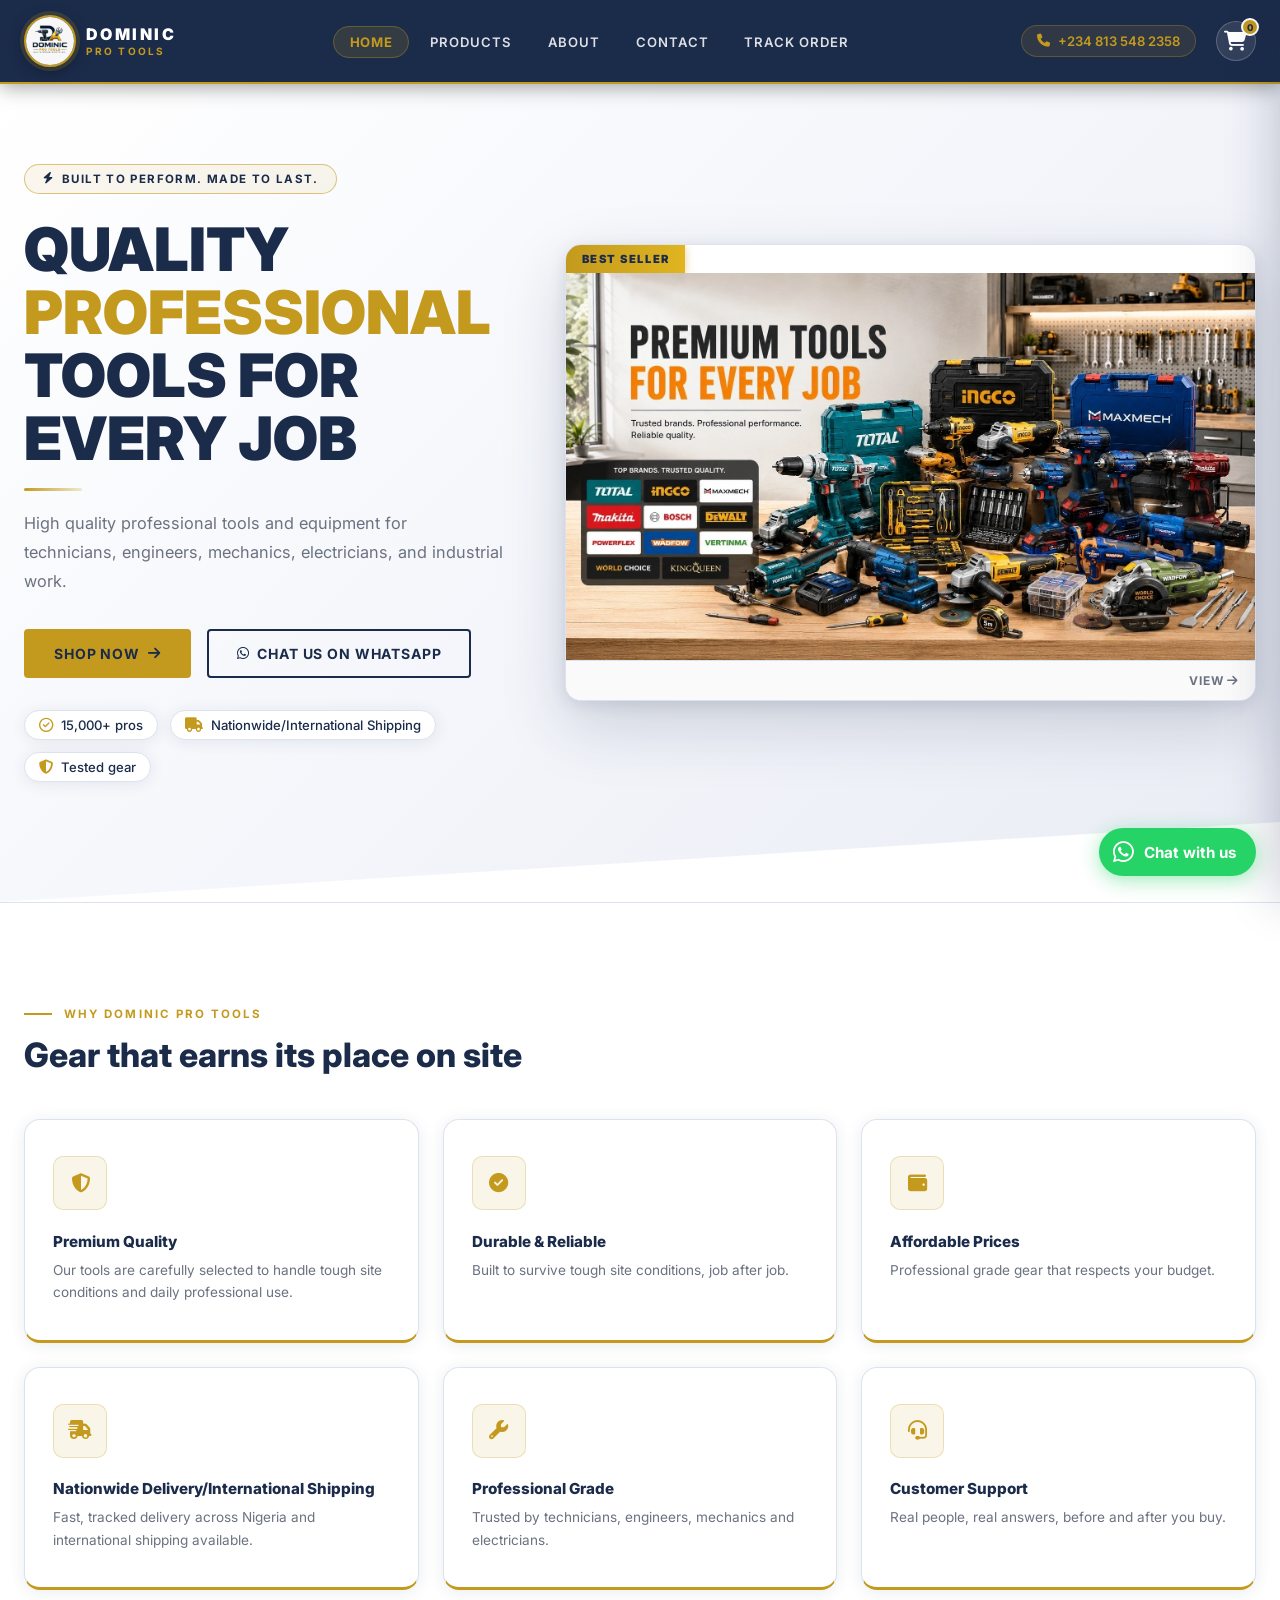
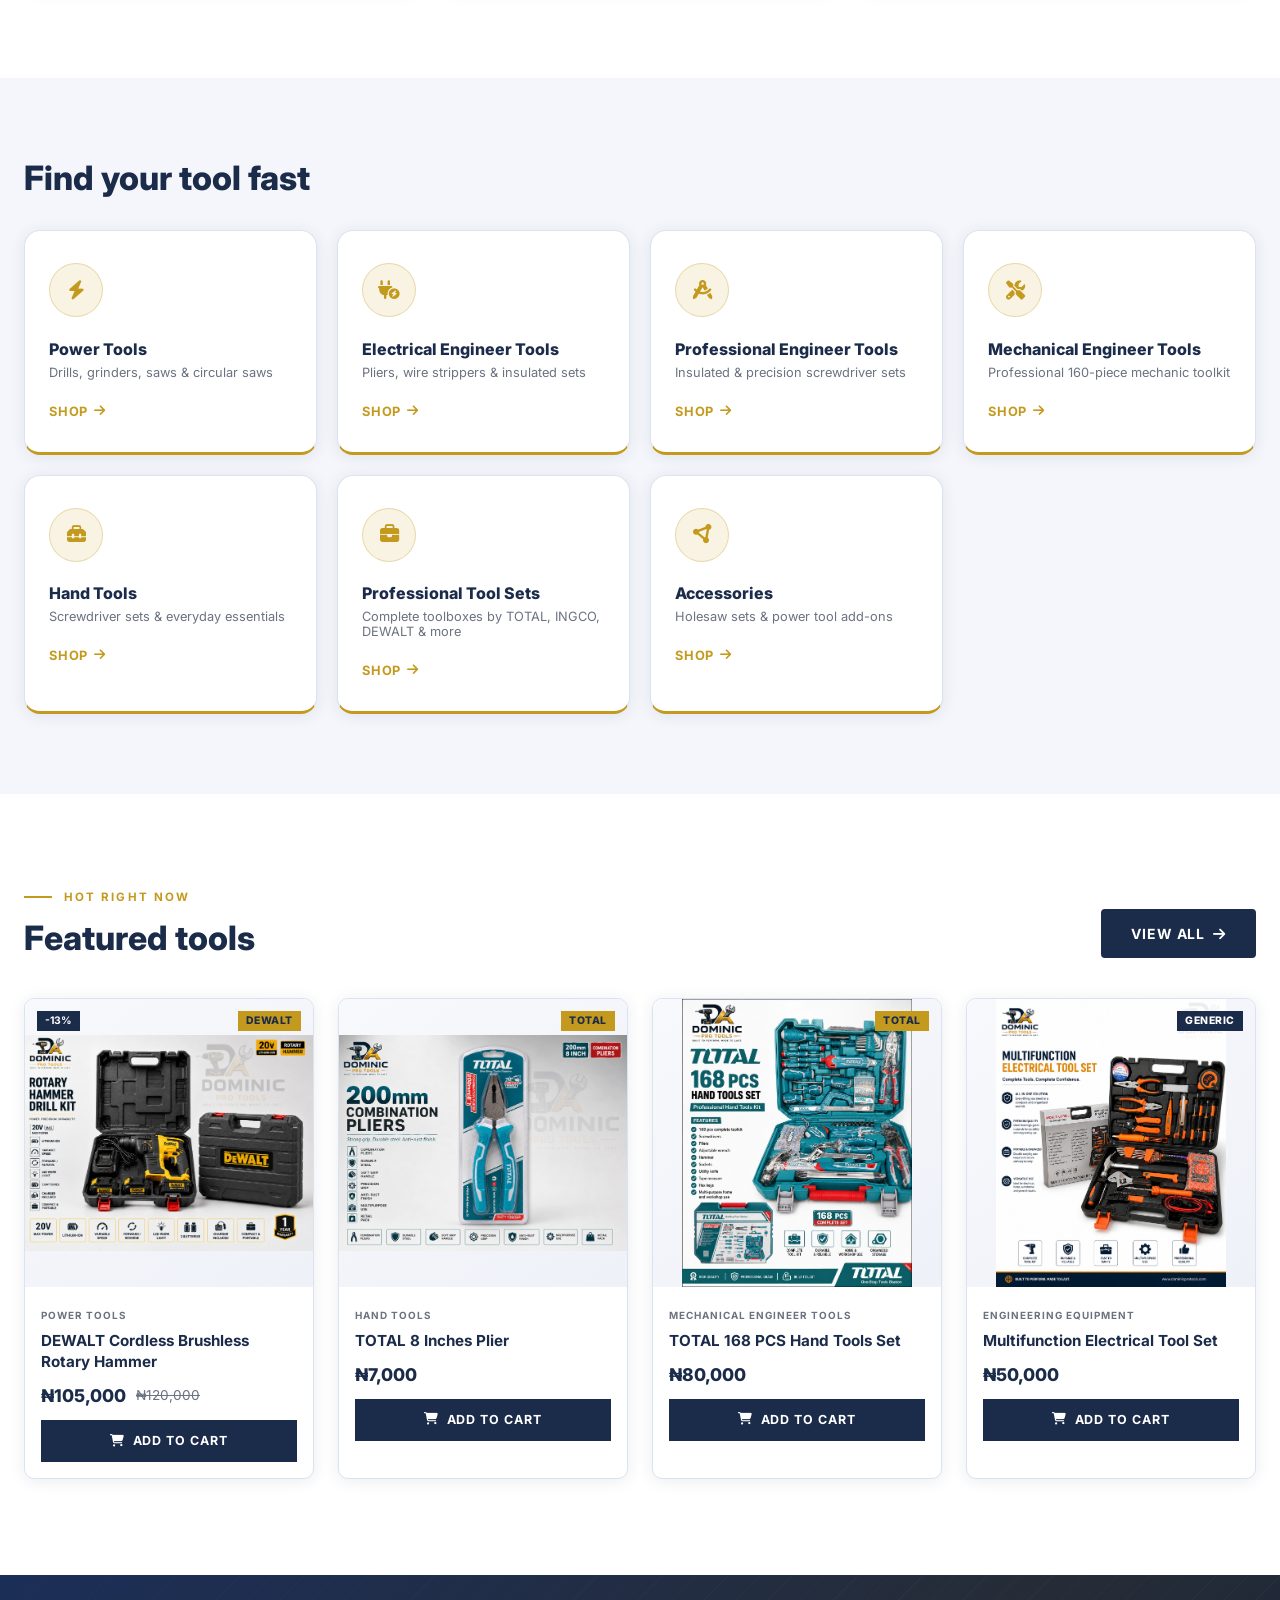
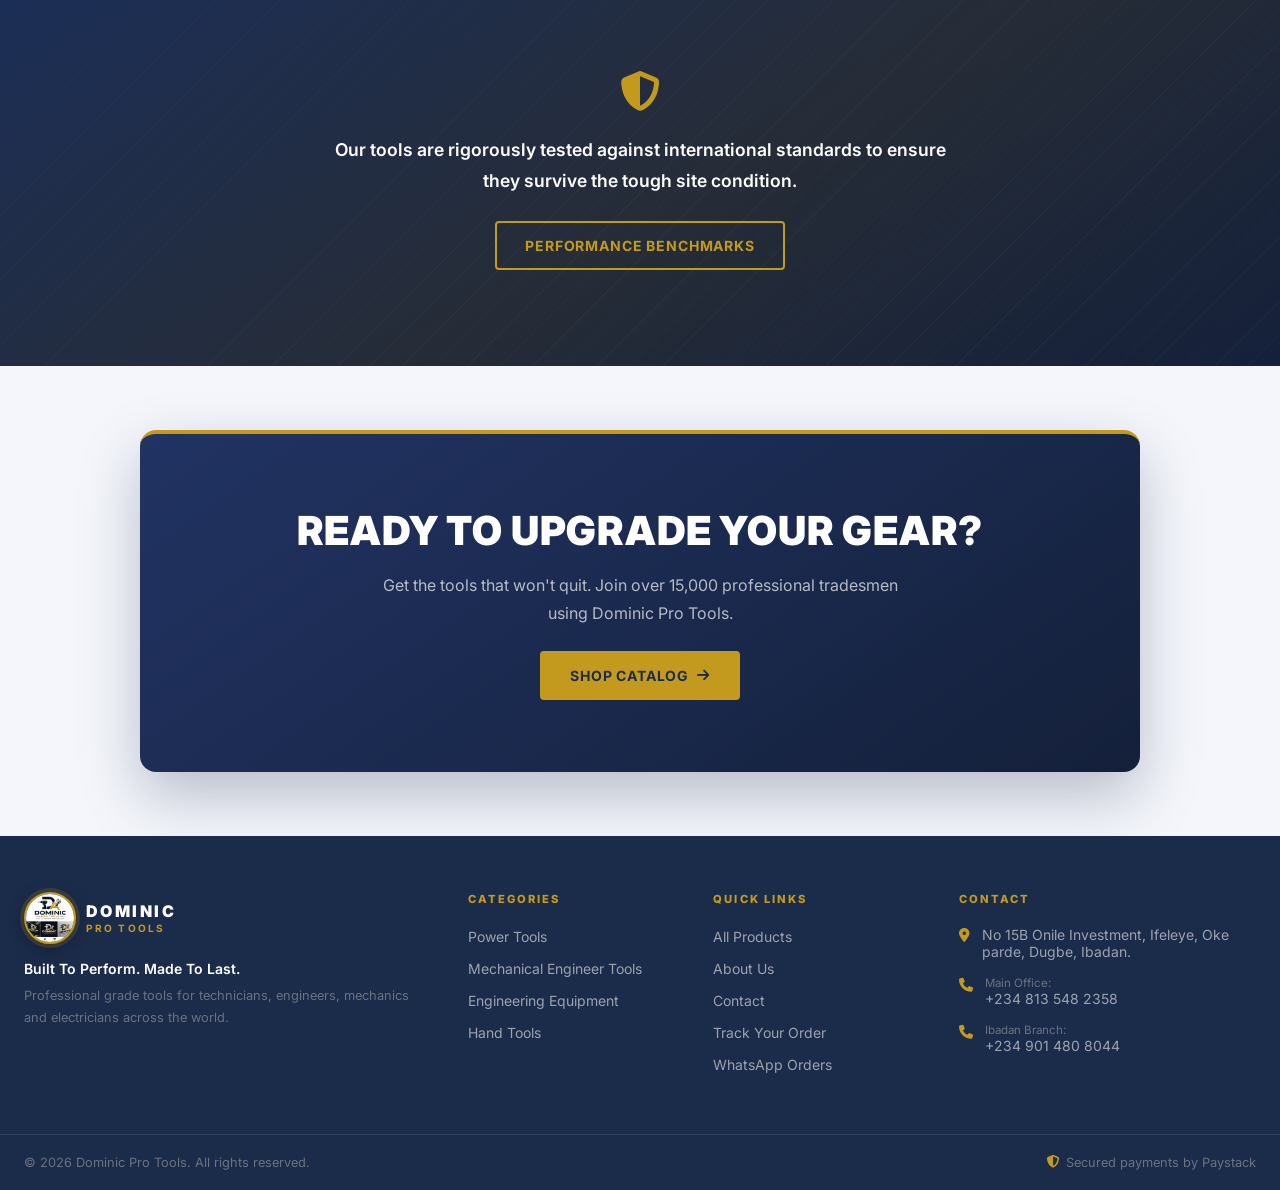
<file: index.html>
﻿<!DOCTYPE html>
<html lang="en">
<head>
  <meta charset="UTF-8" />
  <meta name="viewport" content="width=device-width, initial-scale=1.0" />
  <link rel="icon" type="image/jpeg" href="Header Logo.jpeg" />
  <title>Dominic Pro Tools — Built To Perform. Made To Last.</title>
  <link rel="preconnect" href="https://fonts.googleapis.com" />
  <link rel="preconnect" href="https://fonts.gstatic.com" crossorigin />
  <link href="https://fonts.googleapis.com/css2?family=Inter:wght@400;500;600;700;800;900&display=swap" rel="stylesheet" />
  <link rel="stylesheet" href="https://cdnjs.cloudflare.com/ajax/libs/font-awesome/6.5.0/css/all.min.css" />
  <link rel="stylesheet" href="css/styles.css" />
</head>
<body>

  <!-- TOP HAZARD STRIPE -->

  <!-- ==================== NAVBAR ==================== -->
  <nav class="navbar" id="navbar">
    <div class="container nav-container">
      <a href="index.html" class="nav-logo">
        <div class="logo-icon"><img src="Header Logo.jpeg" alt="Dominic Pro Tools" /></div>
        <div class="logo-text">
          <span class="logo-brand">DOMINIC</span>
          <span class="logo-sub">PRO TOOLS</span>
        </div>
      </a>

      <button class="nav-toggle" id="navToggle" aria-label="Toggle navigation">
        <span></span>
        <span></span>
        <span></span>
      </button>

      <ul class="nav-links" id="navLinks">
        <li><a href="index.html" class="nav-active">HOME</a></li>
        <li><a href="products.html">PRODUCTS</a></li>
        <li><a href="about.html">ABOUT</a></li>
        <li><a href="contact.html">CONTACT</a></li>
        <li><a href="track-order.html">TRACK ORDER</a></li>
      </ul>

      <div class="nav-actions">
        <a href="tel:+2348135482358" class="nav-phone">
          <i class="fa-solid fa-phone"></i>
          <span>+234 813 548 2358</span>
        </a>
        <a href="#" class="nav-cart" id="cartBtn">
          <i class="fa-solid fa-cart-shopping"></i>
          <span class="cart-count" id="cartCount">0</span>
        </a>
      </div>
    </div>
  </nav>

  <!-- ==================== HERO SECTION ==================== -->
  <section class="hero">
    <div class="container">
      <div class="hero-grid">

        <!-- Left: Copy -->
        <div class="hero-content">
          <div class="hero-badge">
            <i class="fa-solid fa-bolt"></i>
            BUILT TO PERFORM. MADE TO LAST.
          </div>
          <h1>
            QUALITY<br>
            <span class="text-yellow">PROFESSIONAL</span><br>
            TOOLS FOR EVERY JOB
          </h1>
          <p class="hero-desc">
            High quality professional tools and equipment for technicians,
            engineers, mechanics, electricians, and industrial work.
          </p>
          <div class="hero-buttons">
            <a href="products.html" class="btn btn-yellow">
              SHOP NOW <i class="fa-solid fa-arrow-right"></i>
            </a>
            <a href="https://wa.me/2348135482358?text=Hi%20Dominic%20Pro%20Tools!%20I%20found%20your%20store%20online%20and%20I%27m%20interested%20in%20your%20products.%0ACould%20you%20please%20assist%20me%20with%20pricing%20and%20availability%3F" class="btn btn-outline" target="_blank" rel="noopener noreferrer">
              <i class="fa-brands fa-whatsapp"></i> CHAT US ON WHATSAPP
            </a>
          </div>
          <div class="hero-stats">
            <div class="stat">
              <i class="fa-regular fa-circle-check"></i>
              <span>15,000+ pros</span>
            </div>
            <div class="stat">
              <i class="fa-solid fa-truck"></i>
              <span>Nationwide/International Shipping</span>
            </div>
            <div class="stat">
              <i class="fa-solid fa-shield-halved"></i>
              <span>Tested gear</span>
            </div>
          </div>
        </div>

        <!-- Right: Best Seller Card -->
        <div class="hero-product-card">
          <div class="best-seller-tag">BEST SELLER</div>

          <div class="hpc-image">
            <img src="Homepage.webp"
                 alt="Premium Tools For Every Job"
                 onerror="this.style.display='none';this.nextElementSibling.style.display='flex'" />
            <i class="fa-solid fa-screwdriver-wrench hpc-img-icon" style="display:none"></i>
          </div>

          <div class="hpc-footer">
            <a href="products.html" class="hpc-view-link">VIEW <i class="fa-solid fa-arrow-right"></i></a>
          </div>
        </div>

      </div>
    </div>
  </section>

  <!-- ==================== WHY SECTION ==================== -->
  <section class="why-section">
    <div class="container">
      <div class="section-label">
        <span class="label-line"></span>
        <span>WHY DOMINIC PRO TOOLS</span>
      </div>
      <h2 class="section-title dark-title">Gear that earns its place on site</h2>
      <div class="features-grid">

        <div class="feature-card">
          <div class="feature-icon">
            <i class="fa-solid fa-shield-halved"></i>
          </div>
          <h3>Premium Quality</h3>
          <p>Our tools are carefully selected to handle tough site conditions and daily professional use.</p>
        </div>

        <div class="feature-card">
          <div class="feature-icon">
            <i class="fa-solid fa-circle-check"></i>
          </div>
          <h3>Durable &amp; Reliable</h3>
          <p>Built to survive tough site conditions, job after job.</p>
        </div>

        <div class="feature-card">
          <div class="feature-icon">
            <i class="fa-solid fa-wallet"></i>
          </div>
          <h3>Affordable Prices</h3>
          <p>Professional grade gear that respects your budget.</p>
        </div>

        <div class="feature-card">
          <div class="feature-icon">
            <i class="fa-solid fa-truck-fast"></i>
          </div>
          <h3>Nationwide Delivery/International Shipping</h3>
          <p>Fast, tracked delivery across Nigeria and international shipping available.</p>
        </div>

        <div class="feature-card">
          <div class="feature-icon">
            <i class="fa-solid fa-wrench"></i>
          </div>
          <h3>Professional Grade</h3>
          <p>Trusted by technicians, engineers, mechanics and electricians.</p>
        </div>

        <div class="feature-card">
          <div class="feature-icon">
            <i class="fa-solid fa-headset"></i>
          </div>
          <h3>Customer Support</h3>
          <p>Real people, real answers, before and after you buy.</p>
        </div>

      </div>
    </div>
  </section>

  <!-- ==================== CATEGORIES SECTION ==================== -->
  <section class="categories-section">
    <div class="container">
      <h2 class="section-title dark-title cat-title">Find your tool fast</h2>
      <div class="categories-grid">

        <a href="products.html" class="category-card">
          <div class="category-icon">
            <i class="fa-solid fa-bolt"></i>
          </div>
          <h3>Power Tools</h3>
          <p>Drills, grinders, saws &amp; circular saws</p>
          <span class="shop-link">SHOP <i class="fa-solid fa-arrow-right"></i></span>
        </a>

        <a href="products.html" class="category-card">
          <div class="category-icon">
            <i class="fa-solid fa-plug-circle-bolt"></i>
          </div>
          <h3>Electrical Engineer Tools</h3>
          <p>Pliers, wire strippers &amp; insulated sets</p>
          <span class="shop-link">SHOP <i class="fa-solid fa-arrow-right"></i></span>
        </a>

        <a href="products.html" class="category-card">
          <div class="category-icon">
            <i class="fa-solid fa-compass-drafting"></i>
          </div>
          <h3>Professional Engineer Tools</h3>
          <p>Insulated &amp; precision screwdriver sets</p>
          <span class="shop-link">SHOP <i class="fa-solid fa-arrow-right"></i></span>
        </a>

        <a href="products.html" class="category-card">
          <div class="category-icon">
            <i class="fa-solid fa-screwdriver-wrench"></i>
          </div>
          <h3>Mechanical Engineer Tools</h3>
          <p>Professional 160-piece mechanic toolkit</p>
          <span class="shop-link">SHOP <i class="fa-solid fa-arrow-right"></i></span>
        </a>

        <a href="products.html" class="category-card">
          <div class="category-icon">
            <i class="fa-solid fa-toolbox"></i>
          </div>
          <h3>Hand Tools</h3>
          <p>Screwdriver sets &amp; everyday essentials</p>
          <span class="shop-link">SHOP <i class="fa-solid fa-arrow-right"></i></span>
        </a>

        <a href="products.html" class="category-card">
          <div class="category-icon">
            <i class="fa-solid fa-briefcase"></i>
          </div>
          <h3>Professional Tool Sets</h3>
          <p>Complete toolboxes by TOTAL, INGCO, DEWALT &amp; more</p>
          <span class="shop-link">SHOP <i class="fa-solid fa-arrow-right"></i></span>
        </a>

        <a href="products.html" class="category-card">
          <div class="category-icon">
            <i class="fa-solid fa-circle-nodes"></i>
          </div>
          <h3>Accessories</h3>
          <p>Holesaw sets &amp; power tool add-ons</p>
          <span class="shop-link">SHOP <i class="fa-solid fa-arrow-right"></i></span>
        </a>

      </div>
    </div>
  </section>

  <!-- ==================== FEATURED PRODUCTS ==================== -->
  <section class="featured-section">
    <div class="container">
      <div class="featured-header">
        <div>
          <div class="section-label">
            <span class="label-line"></span>
            <span>HOT RIGHT NOW</span>
          </div>
          <h2 class="section-title dark-title feat-title">Featured tools</h2>
        </div>
        <a href="products.html" class="btn btn-dark">VIEW ALL <i class="fa-solid fa-arrow-right"></i></a>
      </div>

      <div class="products-grid">

        <!-- Product 1 -->
        <div class="product-card-item">
          <div class="product-img-wrapper">
            <span class="discount-badge">-13%</span>
            <span class="brand-tag">DEWALT</span>
            <img src="DOMINIC%20TOOLS/POWER%20TOOLS/Rotary%20Hammer%20drill%20kit.webp"
                 alt="DEWALT Rotary Hammer"
                 onerror="this.style.display='none';this.nextElementSibling.style.display='flex'" />
            <div class="product-img-placeholder" style="display:none">
              <i class="fa-solid fa-screwdriver-wrench"></i>
            </div>
          </div>
          <div class="product-details">
            <span class="product-category">POWER TOOLS</span>
            <h4>DEWALT Cordless Brushless Rotary Hammer</h4>
            <div class="product-pricing">
              <span class="price-current">&#8358;105,000</span>
              <span class="price-old">&#8358;120,000</span>
            </div>
            <button class="btn-add-cart" onclick="addToCart(this)">
              <i class="fa-solid fa-cart-shopping"></i> ADD TO CART
            </button>
          </div>
        </div>

        <!-- Product 2 -->
        <div class="product-card-item">
          <div class="product-img-wrapper">
            <span class="brand-tag">TOTAL</span>
            <img src="DOMINIC%20TOOLS/HAND%20TOOLS/Total%20Plier%20.webp"
                 alt="TOTAL 8 Inches Plier"
                 onerror="this.style.display='none';this.nextElementSibling.style.display='flex'" />
            <div class="product-img-placeholder" style="display:none">
              <i class="fa-solid fa-wrench"></i>
            </div>
          </div>
          <div class="product-details">
            <span class="product-category">HAND TOOLS</span>
            <h4>TOTAL 8 Inches Plier</h4>
            <div class="product-pricing">
              <span class="price-current">&#8358;7,000</span>
            </div>
            <button class="btn-add-cart" onclick="addToCart(this)">
              <i class="fa-solid fa-cart-shopping"></i> ADD TO CART
            </button>
          </div>
        </div>

        <!-- Product 3 -->
        <div class="product-card-item">
          <div class="product-img-wrapper">
            <span class="brand-tag">TOTAL</span>
            <img src="DOMINIC%20TOOLS/PROFESSIONAL%20TOOL%20SETS/Total%20Toolkit%20.webp"
                 alt="TOTAL 168 PCS Hand Tools Set"
                 onerror="this.style.display='none';this.nextElementSibling.style.display='flex'" />
            <div class="product-img-placeholder" style="display:none">
              <i class="fa-solid fa-toolbox"></i>
            </div>
          </div>
          <div class="product-details">
            <span class="product-category">Mechanical Engineer Tools</span>
            <h4>TOTAL 168 PCS Hand Tools Set</h4>
            <div class="product-pricing">
              <span class="price-current">&#8358;80,000</span>
            </div>
            <button class="btn-add-cart" onclick="addToCart(this)">
              <i class="fa-solid fa-cart-shopping"></i> ADD TO CART
            </button>
          </div>
        </div>

        <!-- Product 4 -->
        <div class="product-card-item">
          <div class="product-img-wrapper">
            <span class="brand-tag brand-generic">GENERIC</span>
            <img src="DOMINIC%20TOOLS/ELECTRICAL%20ENGINEER%20TOOLS/Electrical%20toolkit%20.webp"
                 alt="Multifunction Electrical Tool Set"
                 onerror="this.style.display='none';this.nextElementSibling.style.display='flex'" />
            <div class="product-img-placeholder" style="display:none">
              <i class="fa-solid fa-bolt"></i>
            </div>
          </div>
          <div class="product-details">
            <span class="product-category">ENGINEERING EQUIPMENT</span>
            <h4>Multifunction Electrical Tool Set</h4>
            <div class="product-pricing">
              <span class="price-current">&#8358;50,000</span>
            </div>
            <button class="btn-add-cart" onclick="addToCart(this)">
              <i class="fa-solid fa-cart-shopping"></i> ADD TO CART
            </button>
          </div>
        </div>

      </div>
    </div>
  </section>

  <!-- ==================== QUALITY BANNER ==================== -->
  <section class="quality-banner">
    <div class="container quality-container">
      <i class="fa-solid fa-shield-halved quality-shield"></i>
      <p>
        Our tools are rigorously tested against international standards to ensure they
        survive the tough site condition.
      </p>
      <a href="products.html" class="btn btn-yellow-outline">PERFORMANCE BENCHMARKS</a>
    </div>
  </section>

  <!-- ==================== CTA BANNER ==================== -->
  <section class="cta-banner">
    <div class="container cta-container">
      <h2>READY TO UPGRADE YOUR GEAR?</h2>
      <p>Get the tools that won't quit. Join over 15,000 professional tradesmen using Dominic Pro Tools.</p>
      <a href="products.html" class="btn btn-yellow">SHOP CATALOG <i class="fa-solid fa-arrow-right"></i></a>
    </div>
  </section>

  <!-- ==================== FOOTER ==================== -->
  <footer class="footer">
    <div class="container">
      <div class="footer-grid">

        <!-- Col 1: Brand -->
        <div class="footer-brand">
          <a href="index.html" class="nav-logo footer-logo">
            <div class="logo-icon"><img src="Footer Logo.jpeg" alt="Dominic Pro Tools" /></div>
            <div class="logo-text">
              <span class="logo-brand">DOMINIC</span>
              <span class="logo-sub">PRO TOOLS</span>
            </div>
          </a>
          <p class="footer-tagline">Built To Perform. Made To Last.</p>
          <p class="footer-desc">Professional grade tools for technicians, engineers, mechanics and electricians across the world.</p>
        </div>

        <!-- Col 2: Categories -->
        <div class="footer-col">
          <h4>CATEGORIES</h4>
          <ul>
            <li><a href="products.html">Power Tools</a></li>
            <li><a href="products.html">Mechanical Engineer Tools</a></li>
            <li><a href="products.html">Engineering Equipment</a></li>
            <li><a href="products.html">Hand Tools</a></li>
          </ul>
        </div>

        <!-- Col 3: Quick Links -->
        <div class="footer-col">
          <h4>QUICK LINKS</h4>
          <ul>
            <li><a href="products.html">All Products</a></li>
            <li><a href="about.html">About Us</a></li>
            <li><a href="contact.html">Contact</a></li>
            <li><a href="track-order.html">Track Your Order</a></li>
            <li><a href="https://wa.me/2348135482358?text=Hi%20Dominic%20Pro%20Tools!%20I%20found%20your%20store%20online%20and%20I%27m%20interested%20in%20your%20products.%0ACould%20you%20please%20assist%20me%20with%20pricing%20and%20availability%3F" target="_blank" rel="noopener noreferrer">WhatsApp Orders</a></li>
          </ul>
        </div>

        <!-- Col 4: Contact -->
        <div class="footer-col footer-contact-col">
          <h4>CONTACT</h4>
          <div class="contact-item">
            <i class="fa-solid fa-location-dot"></i>
            <span>No 15B Onile Investment, Ifeleye, Oke parde, Dugbe, Ibadan.</span>
          </div>
          <div class="contact-item">
            <i class="fa-solid fa-phone"></i>
            <div>
              <span class="contact-label">Main Office:</span>
              <a href="tel:+2349014808044">+234 813 548 2358</a>
            </div>
          </div>
          <div class="contact-item">
            <i class="fa-solid fa-phone"></i>
            <div>
              <span class="contact-label">Ibadan Branch:</span>
              <a href="tel:+2348135482358">+234 901 480 8044</a>
            </div>
          </div>
        </div>

      </div>
    </div>

    <div class="footer-bottom">
      <div class="container footer-bottom-inner">
        <span>&copy; 2026 Dominic Pro Tools. All rights reserved.</span>
        <span class="paystack-badge">
          <i class="fa-solid fa-shield-halved"></i>
          Secured payments by Paystack
        </span>
      </div>
    </div>
  </footer>

  <script src="js/firebase-app.js"></script>
  <script src="js/firebase-firestore.js"></script>
  <script src="js/firebase-db.js"></script>
  <script src="js/script.js"></script>
  <script src="js/products-data.js"></script>
  <script src="https://js.paystack.co/v1/inline.js"></script>
  <script src="js/cart.js"></script>

  <!-- WhatsApp Float -->
  <a class="whatsapp-float" href="https://wa.me/2348135482358?text=Hi%20Dominic%20Pro%20Tools!%20I%20found%20your%20store%20online%20and%20I%27m%20interested%20in%20your%20products.%0ACould%20you%20please%20assist%20me%20with%20pricing%20and%20availability%3F" target="_blank" rel="noopener noreferrer" aria-label="Chat on WhatsApp">
    <i class="fa-brands fa-whatsapp"></i>
    <span>Chat with us</span>
  </a>
</body>
</html>
</file>
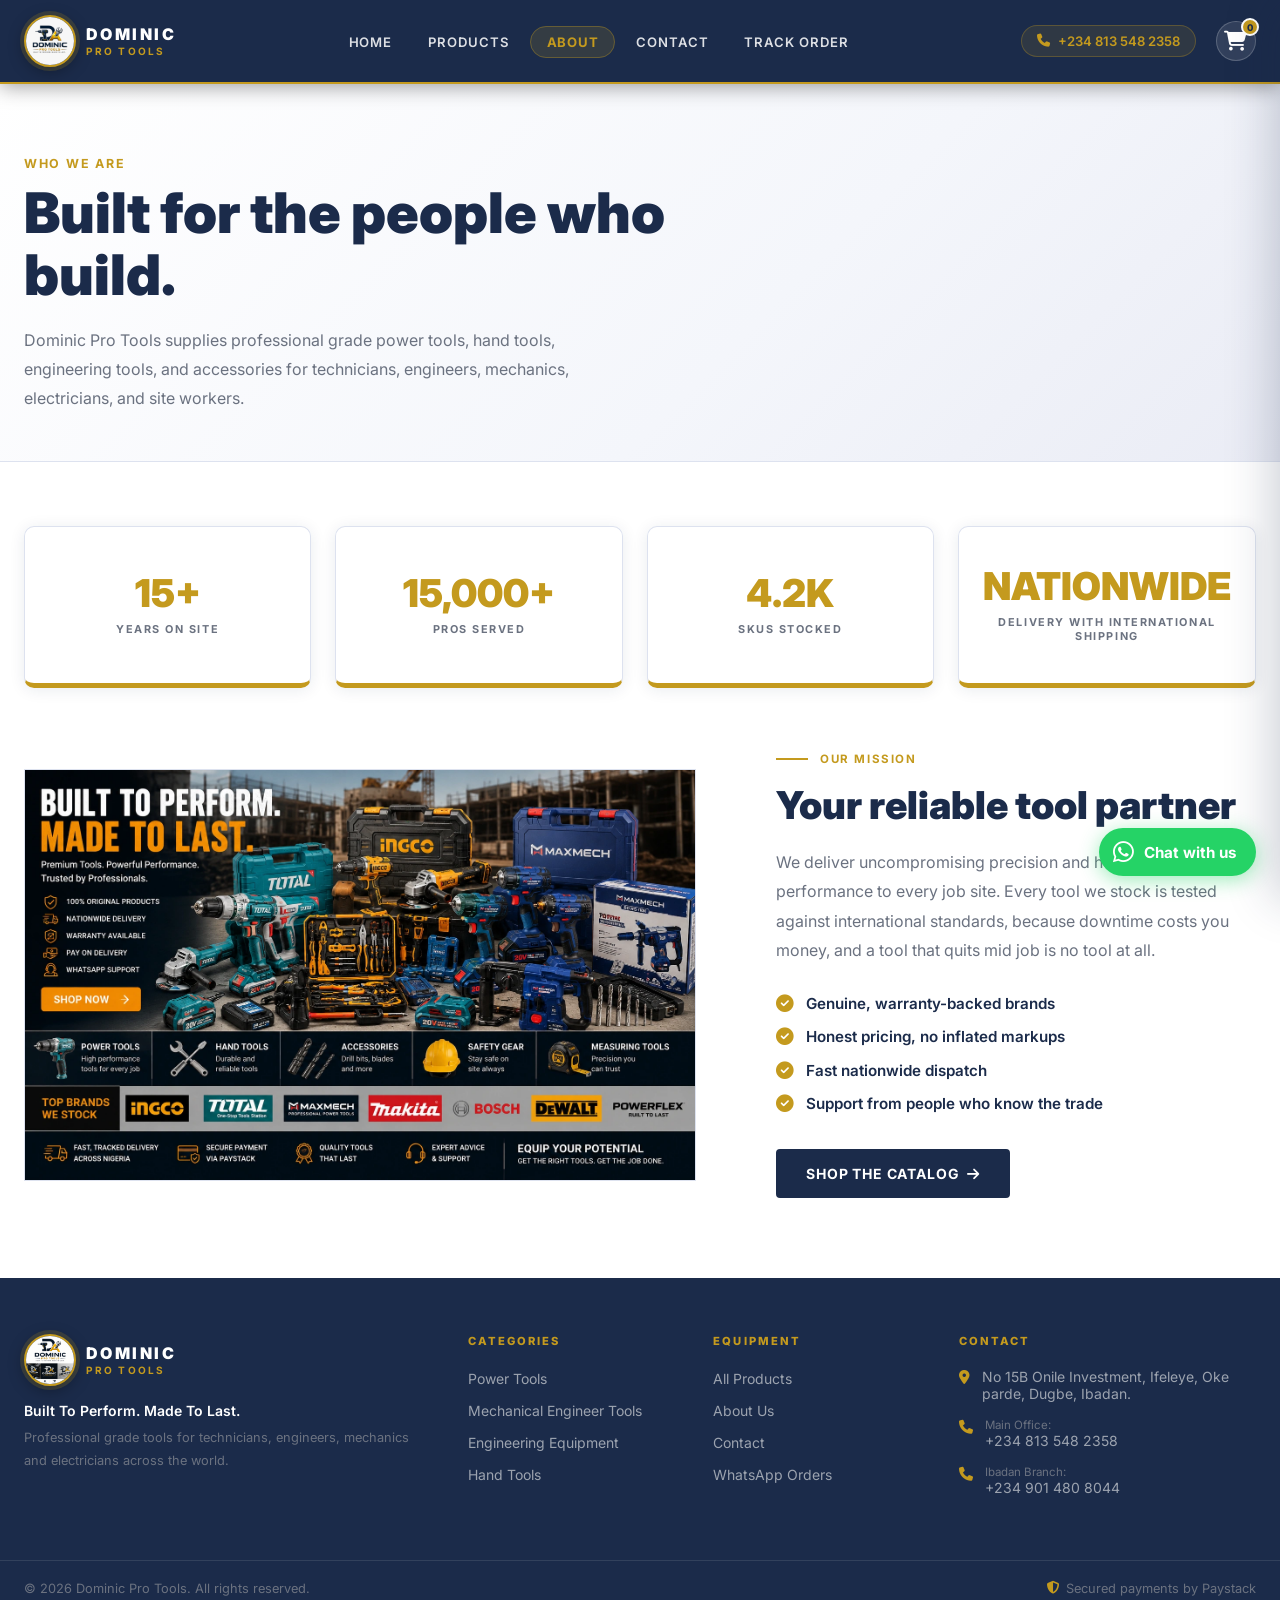
<file: about.html>
﻿<!DOCTYPE html>
<html lang="en">
<head>
  <meta charset="UTF-8" />
  <meta name="viewport" content="width=device-width, initial-scale=1.0" />
  <link rel="icon" type="image/jpeg" href="Header Logo.jpeg" />
  <title>About Us — Dominic Pro Tools</title>
  <link rel="preconnect" href="https://fonts.googleapis.com" />
  <link rel="preconnect" href="https://fonts.gstatic.com" crossorigin />
  <link href="https://fonts.googleapis.com/css2?family=Inter:wght@400;500;600;700;800;900&display=swap" rel="stylesheet" />
  <link rel="stylesheet" href="https://cdnjs.cloudflare.com/ajax/libs/font-awesome/6.5.0/css/all.min.css" />
  <link rel="stylesheet" href="css/styles.css" />
</head>
<body>

  <!-- TOP HAZARD STRIPE -->

  <!-- ==================== NAVBAR ==================== -->
  <nav class="navbar" id="navbar">
    <div class="container nav-container">
      <a href="index.html" class="nav-logo">
        <div class="logo-icon"><img src="Header Logo.jpeg" alt="Dominic Pro Tools" /></div>
        <div class="logo-text">
          <span class="logo-brand">DOMINIC</span>
          <span class="logo-sub">PRO TOOLS</span>
        </div>
      </a>

      <button class="nav-toggle" id="navToggle" aria-label="Toggle navigation">
        <span></span>
        <span></span>
        <span></span>
      </button>

      <ul class="nav-links" id="navLinks">
        <li><a href="index.html">HOME</a></li>
        <li><a href="products.html">PRODUCTS</a></li>
        <li><a href="about.html" class="nav-active">ABOUT</a></li>
        <li><a href="contact.html">CONTACT</a></li>
        <li><a href="track-order.html">TRACK ORDER</a></li>
      </ul>

      <div class="nav-actions">
        <a href="tel:+2348135482358" class="nav-phone">
          <i class="fa-solid fa-phone"></i>
          <span>+234 813 548 2358</span>
        </a>
        <a href="#" class="nav-cart" id="cartBtn">
          <i class="fa-solid fa-cart-shopping"></i>
          <span class="cart-count" id="cartCount">0</span>
        </a>
      </div>
    </div>
  </nav>

  <!-- ==================== ABOUT HERO ==================== -->
  <section class="about-hero">
    <div class="container">
      <p class="about-label">WHO WE ARE</p>
      <h1 class="about-title">Built for the people who build.</h1>
      <p class="about-desc">
        Dominic Pro Tools supplies professional grade power tools, hand tools, engineering tools, and accessories for technicians, engineers, mechanics, electricians, and site workers.
      </p>
    </div>
  </section>

  <!-- ==================== STATS ==================== -->
  <section class="about-stats">
    <div class="container">
      <div class="stats-grid">

        <div class="stat-box">
          <span class="stat-number">15+</span>
          <span class="stat-label">YEARS ON SITE</span>
        </div>

        <div class="stat-box">
          <span class="stat-number">15,000+</span>
          <span class="stat-label">PROS SERVED</span>
        </div>

        <div class="stat-box">
          <span class="stat-number">4.2K</span>
          <span class="stat-label">SKUS STOCKED</span>
        </div>

        <div class="stat-box">
          <span class="stat-number">NATIONWIDE</span>
          <span class="stat-label">DELIVERY WITH INTERNATIONAL SHIPPING</span>
        </div>

      </div>
    </div>
  </section>

  <!-- ==================== MISSION ==================== -->
  <section class="about-mission">
    <div class="container">
      <div class="mission-grid">

        <!-- Left: Product image -->
        <div class="mission-image">
          <img
            src="About.webp"
            alt="Premium quality tools for professionals"
            onerror="this.style.display='none';this.nextElementSibling.style.display='flex'"
          />
          <div class="mission-img-fallback">
            <i class="fa-solid fa-screwdriver-wrench"></i>
          </div>
        </div>

        <!-- Right: Mission text -->
        <div class="mission-content">
          <div class="mission-label-row">
            <span class="mission-line"></span>
            <span class="mission-eyebrow">OUR MISSION</span>
          </div>
          <h2 class="mission-title">Your reliable tool partner</h2>
          <p class="mission-desc">
            We deliver uncompromising precision and heavy duty performance to
            every job site. Every tool we stock is tested against international
            standards, because downtime costs you money, and a tool that
            quits mid job is no tool at all.
          </p>
          <ul class="mission-list">
            <li>
              <i class="fa-solid fa-circle-check"></i>
              Genuine, warranty-backed brands
            </li>
            <li>
              <i class="fa-solid fa-circle-check"></i>
              Honest pricing, no inflated markups
            </li>
            <li>
              <i class="fa-solid fa-circle-check"></i>
              Fast nationwide dispatch
            </li>
            <li>
              <i class="fa-solid fa-circle-check"></i>
              Support from people who know the trade
            </li>
          </ul>
          <a href="products.html" class="btn btn-dark">
            SHOP THE CATALOG <i class="fa-solid fa-arrow-right"></i>
          </a>
        </div>

      </div>
    </div>
  </section>

  <!-- ==================== FOOTER ==================== -->
  <footer class="footer">
    <div class="container">
      <div class="footer-grid">

        <!-- Col 1: Brand -->
        <div class="footer-brand">
          <a href="index.html" class="nav-logo footer-logo">
            <div class="logo-icon"><img src="Footer Logo.jpeg" alt="Dominic Pro Tools" /></div>
            <div class="logo-text">
              <span class="logo-brand">DOMINIC</span>
              <span class="logo-sub">PRO TOOLS</span>
            </div>
          </a>
          <p class="footer-tagline">Built To Perform. Made To Last.</p>
          <p class="footer-desc">Professional grade tools for technicians, engineers, mechanics and electricians across the world.</p>
        </div>

        <!-- Col 2: Categories -->
        <div class="footer-col">
          <h4>CATEGORIES</h4>
          <ul>
            <li><a href="products.html">Power Tools</a></li>
            <li><a href="products.html">Mechanical Engineer Tools</a></li>
            <li><a href="products.html">Engineering Equipment</a></li>
            <li><a href="products.html">Hand Tools</a></li>
          </ul>
        </div>

        <!-- Col 3: Equipment -->
        <div class="footer-col">
          <h4>EQUIPMENT</h4>
          <ul>
            <li><a href="products.html">All Products</a></li>
            <li><a href="about.html">About Us</a></li>
            <li><a href="contact.html">Contact</a></li>
            <li><a href="https://wa.me/2348135482358" target="_blank" rel="noopener">WhatsApp Orders</a></li>
          </ul>
        </div>

        <!-- Col 4: Contact -->
        <div class="footer-col footer-contact-col">
          <h4>CONTACT</h4>
          <div class="contact-item">
            <i class="fa-solid fa-location-dot"></i>
            <span>No 15B Onile Investment, Ifeleye, Oke parde, Dugbe, Ibadan.</span>
          </div>
          <div class="contact-item">
            <i class="fa-solid fa-phone"></i>
            <div>
              <span class="contact-label">Main Office:</span>
              <a href="tel:+2349014808044">+234 813 548 2358</a>
            </div>
          </div>
          <div class="contact-item">
            <i class="fa-solid fa-phone"></i>
            <div>
              <span class="contact-label">Ibadan Branch:</span>
              <a href="tel:+2348135482358">+234 901 480 8044</a>
            </div>
          </div>
        </div>

      </div>
    </div>

    <div class="footer-bottom">
      <div class="container footer-bottom-inner">
        <span>&copy; 2026 Dominic Pro Tools. All rights reserved.</span>
        <span class="paystack-badge">
          <i class="fa-solid fa-shield-halved"></i>
          Secured payments by Paystack
        </span>
      </div>
    </div>
  </footer>

  <script src="js/script.js"></script>
  <script src="js/products-data.js"></script>
  <script src="https://js.paystack.co/v1/inline.js"></script>
  <script src="js/cart.js"></script>

  <!-- WhatsApp Float -->
  <a class="whatsapp-float" href="https://wa.me/2348135482358?text=Hi%20Dominic%20Pro%20Tools!%20I%20found%20your%20store%20online%20and%20I%27m%20interested%20in%20your%20products.%0ACould%20you%20please%20assist%20me%20with%20pricing%20and%20availability%3F" target="_blank" rel="noopener noreferrer" aria-label="Chat on WhatsApp">
    <i class="fa-brands fa-whatsapp"></i>
    <span>Chat with us</span>
  </a>
</body>
</html>
</file>
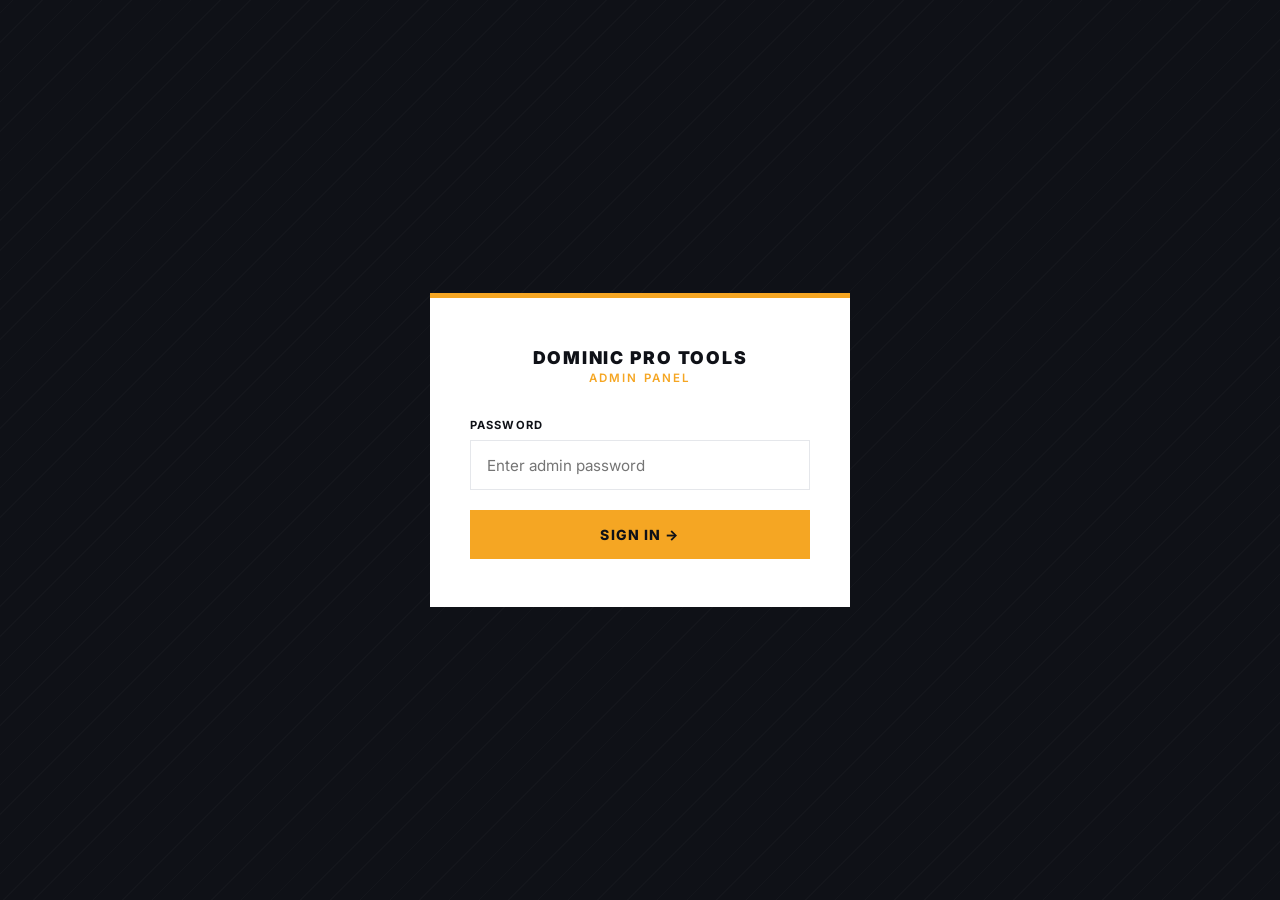
<file: admin.html>
﻿<!DOCTYPE html>
<html lang="en">
<head>
  <meta charset="UTF-8" />
  <meta name="viewport" content="width=device-width, initial-scale=1.0" />
  <title>Admin Dashboard — Dominic Pro Tools</title>
  <link rel="preconnect" href="https://fonts.googleapis.com" />
  <link rel="preconnect" href="https://fonts.gstatic.com" crossorigin />
  <link href="https://fonts.googleapis.com/css2?family=Inter:wght@400;500;600;700;800;900&display=swap" rel="stylesheet" />
  <link rel="stylesheet" href="https://cdnjs.cloudflare.com/ajax/libs/font-awesome/6.5.0/css/all.min.css" />
  <link rel="stylesheet" href="css/admin.css" />
  <script src="js/firebase-app.js"></script>
  <script src="js/firebase-firestore.js"></script>
  <script src="js/firebase-db.js"></script>
  <script src="js/sync.js"></script>
</head>
<body>

  <!-- ==================== LOGIN ==================== -->
  <div id="loginScreen">
    <div class="login-box">
      <div class="login-logo">
        DOMINIC PRO TOOLS
        <span>ADMIN PANEL</span>
      </div>
      <form id="loginForm" novalidate>
        <label>PASSWORD</label>
        <input type="password" id="loginPw" placeholder="Enter admin password" autocomplete="current-password" />
        <button type="submit">SIGN IN &rarr;</button>
        
      </form>
    </div>
  </div>

  <!-- ==================== ADMIN PANEL ==================== -->
  <div id="adminPanel" style="display:none">

    <button class="mobile-menu-btn" id="mobileMenu" style="display:none" aria-label="Toggle menu">
      <i class="fa-solid fa-bars"></i>
    </button>

    <!-- Sidebar -->
    <aside class="admin-sidebar" id="adminSidebar">
      <div class="sidebar-logo">
        <div class="sidebar-logo-icon"><img src="Header Logo.jpeg" alt="Dominic Pro Tools" /></div>
        <div class="sidebar-logo-text">
          <span>DOMINIC PRO TOOLS</span>
          <small>ADMIN PANEL</small>
        </div>
      </div>
      <nav class="admin-nav">
        <a class="admin-nav-link active" data-section="dashboard" href="#">
          <i class="fa-solid fa-chart-pie"></i> Dashboard
        </a>
        <a class="admin-nav-link" data-section="orders" href="#">
          <i class="fa-solid fa-bag-shopping"></i> Orders
        </a>
        <a class="admin-nav-link" data-section="inventory" href="#">
          <i class="fa-solid fa-boxes-stacked"></i> Inventory
        </a>
        <a class="admin-nav-link" data-section="settings" href="#">
          <i class="fa-solid fa-gear"></i> Settings
        </a>
        <div class="nav-spacer"></div>
        <a class="admin-nav-link" href="catalog.html">
          <i class="fa-solid fa-pencil"></i> Catalog
        </a>
        <a class="admin-nav-link" href="index.html" target="_blank">
          <i class="fa-solid fa-arrow-up-right-from-square"></i> View Site
        </a>
        <a class="admin-nav-link" href="#" id="logoutBtn">
          <i class="fa-solid fa-right-from-bracket"></i> Logout
        </a>
      </nav>
    </aside>

    <!-- Main -->
    <main class="admin-main">

      <!-- ── Dashboard ── -->
      <section id="sectionDashboard" class="admin-section active">
        <div class="admin-page-hd">
          <h1>Dashboard</h1>
          <span id="adminDate"></span>
        </div>

        <div class="metric-grid">
          <div class="metric-card yellow">
            <i class="fa-solid fa-bag-shopping metric-icon"></i>
            <div>
              <span class="metric-label">TOTAL ORDERS</span>
              <span class="metric-value" id="mOrders">0</span>
            </div>
          </div>
          <div class="metric-card orange">
            <i class="fa-solid fa-clock metric-icon"></i>
            <div>
              <span class="metric-label">PENDING CONFIRMATION</span>
              <span class="metric-value" id="mPending">0</span>
            </div>
          </div>
          <div class="metric-card green">
            <i class="fa-solid fa-naira-sign metric-icon"></i>
            <div>
              <span class="metric-label">CONFIRMED REVENUE</span>
              <span class="metric-value" id="mRevenue">&#8358;0</span>
            </div>
          </div>
          <div class="metric-card">
            <i class="fa-solid fa-boxes-stacked metric-icon"></i>
            <div>
              <span class="metric-label">ACTIVE PRODUCTS</span>
              <span class="metric-value" id="mProducts">0</span>
            </div>
          </div>
          <div class="metric-card alert">
            <i class="fa-solid fa-triangle-exclamation metric-icon"></i>
            <div>
              <span class="metric-label">LOW STOCK (&lt;5)</span>
              <span class="metric-value" id="mLowStock">0</span>
            </div>
          </div>
        </div>

        <div class="admin-card">
          <div class="admin-card-hd">
            <h2>RECENT ORDERS</h2>
            <button class="admin-btn admin-btn-ghost admin-btn-sm" data-goto="orders">View All</button>
          </div>
          <div class="admin-table-wrap">
            <table class="admin-table">
              <thead>
                <tr>
                  <th>TRACKING ID</th>
                  <th class="col-date">DATE</th>
                  <th>CUSTOMER</th>
                  <th class="col-items">ITEMS</th>
                  <th>TOTAL</th>
                  <th>STATUS</th>
                  <th>UPDATE STATUS</th>
                </tr>
              </thead>
              <tbody id="recentOrdersBody">
                <tr><td colspan="7" class="admin-empty">No orders yet.</td></tr>
              </tbody>
            </table>
          </div>
        </div>
      </section>

      <!-- ── Orders ── -->
      <section id="sectionOrders" class="admin-section">
        <div class="admin-page-hd">
          <h1>Orders</h1>
          <div style="display:flex;gap:.75rem;flex-wrap:wrap">
            <button class="admin-btn admin-btn-ghost admin-btn-sm" id="exportOrdersBtn">
              <i class="fa-solid fa-download"></i> Export CSV
            </button>
            <button class="admin-btn admin-btn-danger admin-btn-sm" id="clearOrdersBtn">
              <i class="fa-solid fa-trash-can"></i> Clear All
            </button>
          </div>
        </div>
        <div class="admin-card">
          <div class="admin-card-hd">
            <h2>ALL ORDER RECORDS</h2>
            <span id="ordersCount" style="font-size:.78rem;color:var(--gray)">0 orders</span>
          </div>
          <div class="admin-table-wrap">
            <table class="admin-table">
              <thead>
                <tr>
                  <th>TRACKING ID</th>
                  <th class="col-date">DATE</th>
                  <th>CUSTOMER</th>
                  <th class="col-email">EMAIL</th>
                  <th class="col-phone">PHONE</th>
                  <th class="col-items">ITEMS</th>
                  <th>TOTAL</th>
                  <th>STATUS</th>
                  <th>UPDATE STATUS</th>
                  <th class="col-ref">REF</th>
                </tr>
              </thead>
              <tbody id="allOrdersBody">
                <tr><td colspan="10" class="admin-empty">No orders yet.</td></tr>
              </tbody>
            </table>
          </div>
        </div>
      </section>

      <!-- ── Inventory ── -->
      <section id="sectionInventory" class="admin-section">
        <div class="admin-page-hd">
          <h1>Inventory</h1>
          <a href="catalog.html" class="admin-btn admin-btn-primary">
            <i class="fa-solid fa-pencil"></i> Edit Catalog
          </a>
        </div>
        <div class="admin-card">
          <div class="admin-card-hd">
            <h2>STOCK LEVELS</h2>
            <span id="inventoryCount" style="font-size:.78rem;color:var(--gray)">0 products</span>
          </div>
          <div class="admin-table-wrap">
            <table class="admin-table">
              <thead>
                <tr>
                  <th>ID</th>
                  <th>PRODUCT</th>
                  <th>BRAND</th>
                  <th>CATEGORY</th>
                  <th>PRICE</th>
                  <th>STOCK</th>
                  <th>STATUS</th>
                </tr>
              </thead>
              <tbody id="inventoryBody">
                <tr><td colspan="7" class="admin-empty">Loading…</td></tr>
              </tbody>
            </table>
          </div>
        </div>
      </section>

      <!-- ── Settings ── -->
      <section id="sectionSettings" class="admin-section">
        <div class="admin-page-hd">
          <h1>Settings</h1>
        </div>
        <div class="settings-grid">

          <div class="settings-section">
            <h3>PAYSTACK</h3>
            <div class="field">
              <label>PUBLIC KEY</label>
              <input type="text" id="paystackKeyInput" placeholder="pk_live_xxxxxxxxxxxx" />
              <p class="settings-hint">Found in your Paystack dashboard → Settings → API Keys</p>
            </div>
            <button class="admin-btn admin-btn-primary" id="savePaystackKey">Save Key</button>
          </div>

          <div class="settings-section">
            <h3>ADMIN PASSWORD</h3>
            <div class="field">
              <label>NEW PASSWORD</label>
              <input type="password" id="newPassword" placeholder="Enter new password" />
            </div>
            <div class="field">
              <label>CONFIRM PASSWORD</label>
              <input type="password" id="confirmPassword" placeholder="Confirm new password" />
            </div>
            <button class="admin-btn admin-btn-dark" id="changePasswordBtn">Update Password</button>
          </div>

          <div class="settings-section" style="grid-column: 1/-1">
            <h3>DATA MANAGEMENT</h3>
            <div style="display:flex;gap:1rem;flex-wrap:wrap">
              <button class="admin-btn admin-btn-danger" id="resetCatalogBtn">
                <i class="fa-solid fa-arrow-rotate-left"></i> Reset Catalog to Defaults
              </button>
              <button class="admin-btn admin-btn-danger" id="clearAllDataBtn">
                <i class="fa-solid fa-trash-can"></i> Clear All Data (Orders + Catalog)
              </button>
            </div>
            <p class="settings-hint" style="margin-top:.75rem">Warning: these actions cannot be undone.</p>
          </div>

        </div>
      </section>

    </main>
  </div>

  <script src="js/products-data.js"></script>
  <script>
    /* ── Auth ─────────────────────────────────────────────── */
    const AUTH_KEY  = 'dpt_admin_auth';
    const PASS_KEY  = 'dpt_admin_pass';
    const DEF_PASS  = 'Kalesh2026';

    function isAuth() { return sessionStorage.getItem(AUTH_KEY) === '1'; }

    async function showPanel() {
      document.getElementById('loginScreen').style.display = 'none';
      document.getElementById('adminPanel').style.display  = 'flex';
      init();
      if (window.DPT_DB) { await window.DPT_DB.pull(); loadDashboard(); }
    }

    const CONFIRMED_STATUSES = ['confirmed','processing','dispatched','delivered','paid'];
    const ORDER_STATUSES     = ['Pending Verification','Awaiting Payment','Paid','Confirmed','Processing','Dispatched','Delivered'];

    if (isAuth()) showPanel();

    document.getElementById('loginForm').addEventListener('submit', function (e) {
      e.preventDefault();
      const pw      = document.getElementById('loginPw').value;
      const stored  = localStorage.getItem(PASS_KEY) || DEF_PASS;
      if (pw === stored) {
        sessionStorage.setItem(AUTH_KEY, '1');
        showPanel();
      } else {
        document.getElementById('loginPw').style.border = '1.5px solid #ef4444';
        setTimeout(() => document.getElementById('loginPw').style.border = '', 1500);
      }
    });

    document.getElementById('logoutBtn').addEventListener('click', e => {
      e.preventDefault();
      sessionStorage.removeItem(AUTH_KEY);
      location.reload();
    });

    /* ── Navigation ───────────────────────────────────────── */
    function showSection(name) {
      document.querySelectorAll('.admin-section').forEach(s => s.classList.remove('active'));
      document.getElementById('section' + name[0].toUpperCase() + name.slice(1)).classList.add('active');
      document.querySelectorAll('.admin-nav-link[data-section]').forEach(l => l.classList.remove('active'));
      const active = document.querySelector(`.admin-nav-link[data-section="${name}"]`);
      if (active) active.classList.add('active');
      if (name === 'dashboard') loadDashboard();
      if (name === 'orders')    loadOrders();
      if (name === 'inventory') loadInventory();
      if (name === 'settings')  loadSettings();
      closeSidebar();
    }

    document.querySelectorAll('.admin-nav-link[data-section]').forEach(link =>
      link.addEventListener('click', e => { e.preventDefault(); showSection(link.dataset.section); })
    );

    document.querySelectorAll('[data-goto]').forEach(btn =>
      btn.addEventListener('click', () => showSection(btn.dataset.goto))
    );

    /* ── Mobile sidebar ───────────────────────────────────── */
    const sidebar = document.getElementById('adminSidebar');
    document.getElementById('mobileMenu').addEventListener('click', () =>
      sidebar.classList.toggle('open')
    );
    function closeSidebar() { sidebar.classList.remove('open'); }

    /* ── Helpers ──────────────────────────────────────────── */
    function fmt(n) { return '₦' + Number(n).toLocaleString(); }

    function statusBadge(s) {
      if (!s) return 'badge-pending';
      const v = s.toLowerCase();
      if (v.includes('awaiting') || v.includes('pending')) return 'badge-pending';
      if (v === 'confirmed')  return 'badge-confirmed';
      if (v === 'processing') return 'badge-processing';
      if (v === 'dispatched') return 'badge-dispatched';
      if (v === 'delivered' || v === 'paid') return 'badge-paid';
      return 'badge-inactive';
    }

    function getOrders() { return JSON.parse(localStorage.getItem('dpt_orders') || '[]'); }

    function getProducts() {
      const overrides = JSON.parse(localStorage.getItem('dpt_product_overrides') || '{}');
      const custom    = JSON.parse(localStorage.getItem('dpt_products_custom')   || '[]');
      const base = window.DPT_BASE_PRODUCTS.map(p => {
        const ov = { ...(overrides[p.id] || {}) };
        delete ov.category;
        delete ov.categories;
        return { ...p, ...ov };
      });
      return [...base, ...custom];
    }

    /* ── Dashboard ────────────────────────────────────────── */
    function loadDashboard() {
      const orders   = getOrders();
      const products = getProducts();
      const confirmed = orders.filter(o => CONFIRMED_STATUSES.includes((o.status || '').toLowerCase()));
      const pending   = orders.filter(o => !CONFIRMED_STATUSES.includes((o.status || '').toLowerCase()));
      const revenue   = confirmed.reduce((s, o) => s + o.total, 0);
      const active    = products.filter(p => p.active !== false).length;
      const lowStock  = products.filter(p => p.active !== false && (p.stock || 0) < 5).length;

      document.getElementById('mOrders').textContent   = orders.length;
      document.getElementById('mPending').textContent  = pending.length;
      document.getElementById('mRevenue').textContent  = fmt(revenue);
      document.getElementById('mProducts').textContent = active;
      document.getElementById('mLowStock').textContent = lowStock;
      document.getElementById('adminDate').textContent = new Date().toDateString();

      const tbody = document.getElementById('recentOrdersBody');
      if (!orders.length) {
        tbody.innerHTML = '<tr><td colspan="7" class="admin-empty">No orders yet.</td></tr>';
        return;
      }
      tbody.innerHTML = orders.slice(0, 6).map(o => `
        <tr>
          <td><span class="tracking-chip">${o.trackingId || '—'}</span></td>
          <td class="col-date" style="white-space:nowrap">${new Date(o.date).toLocaleString()}</td>
          <td>${o.customer.name}</td>
          <td class="col-items">${o.items.length} item(s)</td>
          <td><strong>${fmt(o.total)}</strong></td>
          <td><span class="badge ${statusBadge(o.status)}">${o.status}</span></td>
          <td>
            <div class="status-ctrl">
              <select class="status-select" data-id="${o.id}">
                ${ORDER_STATUSES.map(s => `<option${s === o.status ? ' selected' : ''}>${s}</option>`).join('')}
              </select>
              <button class="admin-btn admin-btn-primary admin-btn-sm save-status-btn" data-id="${o.id}" title="Save status"><i class="fa-solid fa-check"></i></button>
              <button class="admin-btn admin-btn-danger admin-btn-sm del-order-btn" data-id="${o.id}" title="Delete order"><i class="fa-solid fa-trash-can"></i></button>
            </div>
          </td>
        </tr>
      `).join('');
    }

    /* ── Orders ───────────────────────────────────────────── */
    function saveOrderStatus(orderId, newStatus) {
      const orders = getOrders();
      const idx = orders.findIndex(o => o.id === orderId);
      if (idx === -1) return;
      orders[idx].status = newStatus;
      localStorage.setItem('dpt_orders', JSON.stringify(orders));
      if (window.DPT_DB) window.DPT_DB.push('dpt_orders', orders).catch(console.warn);
      loadOrders();
      loadDashboard();
    }

    function loadOrders() {
      const orders = getOrders();
      document.getElementById('ordersCount').textContent = orders.length + ' order(s)';
      const tbody = document.getElementById('allOrdersBody');
      if (!orders.length) {
        tbody.innerHTML = '<tr><td colspan="10" class="admin-empty">No orders yet.</td></tr>';
        return;
      }
      tbody.innerHTML = orders.map(o => `
        <tr>
          <td><span class="tracking-chip">${o.trackingId || '—'}</span></td>
          <td class="col-date" style="white-space:nowrap">${new Date(o.date).toLocaleString()}</td>
          <td>${o.customer.name}</td>
          <td class="col-email">${o.customer.email}</td>
          <td class="col-phone">${o.customer.phone}</td>
          <td class="col-items" style="max-width:180px;white-space:normal;font-size:.75rem">${o.items.map(i => `${i.name} ×${i.qty}`).join(', ')}</td>
          <td><strong>${fmt(o.total)}</strong></td>
          <td><span class="badge ${statusBadge(o.status)}">${o.status}</span></td>
          <td>
            <div class="status-ctrl">
              <select class="status-select" data-id="${o.id}">
                ${ORDER_STATUSES.map(s => `<option${s === o.status ? ' selected' : ''}>${s}</option>`).join('')}
              </select>
              <button class="admin-btn admin-btn-primary admin-btn-sm save-status-btn" data-id="${o.id}" title="Save status"><i class="fa-solid fa-check"></i></button>
              <button class="admin-btn admin-btn-danger admin-btn-sm del-order-btn" data-id="${o.id}" title="Delete order"><i class="fa-solid fa-trash-can"></i></button>
            </div>
          </td>
          <td class="col-ref" style="font-family:monospace;font-size:.72rem">${o.ref}</td>
        </tr>
      `).join('');
    }

    document.getElementById('clearOrdersBtn').addEventListener('click', () => {
      if (confirm('Clear ALL order records? This cannot be undone.')) {
        localStorage.removeItem('dpt_orders');
        if (window.DPT_DB) window.DPT_DB.push('dpt_orders', []).catch(console.warn);
        loadOrders();
        loadDashboard();
      }
    });

    function deleteOrder(orderId) {
      if (!confirm('Delete this order? This cannot be undone.')) return;
      const orders = getOrders().filter(o => o.id !== orderId);
      localStorage.setItem('dpt_orders', JSON.stringify(orders));
      if (window.DPT_DB) window.DPT_DB.push('dpt_orders', orders).catch(console.warn);
      loadOrders();
      loadDashboard();
    }

    function handleOrderTableClick(e) {
      if (e.target.closest('.save-status-btn')) {
        const btn     = e.target.closest('.save-status-btn');
        const select  = btn.closest('.status-ctrl').querySelector('.status-select');
        saveOrderStatus(btn.dataset.id, select.value);
      } else if (e.target.closest('.del-order-btn')) {
        deleteOrder(e.target.closest('.del-order-btn').dataset.id);
      }
    }

    document.getElementById('allOrdersBody').addEventListener('click', handleOrderTableClick);
    document.getElementById('recentOrdersBody').addEventListener('click', handleOrderTableClick);

    document.getElementById('exportOrdersBtn').addEventListener('click', () => {
      const orders = getOrders();
      if (!orders.length) { alert('No orders to export.'); return; }
      const headers = ['Order ID','Tracking ID','Date','Customer','Email','Phone','Address','Items','Total','Status','Ref'];
      const rows = orders.map(o => [
        o.id,
        o.trackingId || '',
        new Date(o.date).toLocaleString(),
        o.customer.name,
        o.customer.email,
        o.customer.phone,
        o.customer.address,
        o.items.map(i => `${i.name} x${i.qty}`).join(' | '),
        o.total,
        o.status,
        o.ref
      ].map(v => `"${String(v).replace(/"/g,'""')}"`).join(','));
      const csv = [headers.join(','), ...rows].join('\n');
      const blob = new Blob([csv], { type: 'text/csv' });
      const a = document.createElement('a');
      a.href = URL.createObjectURL(blob);
      a.download = 'dominic-orders-' + new Date().toISOString().slice(0,10) + '.csv';
      a.click();
    });

    /* ── Inventory ────────────────────────────────────────── */
    function loadInventory() {
      const products = getProducts();
      document.getElementById('inventoryCount').textContent = products.length + ' products';
      const tbody = document.getElementById('inventoryBody');
      tbody.innerHTML = products.map(p => {
        const stock = p.stock || 0;
        const badge = stock < 5 ? 'badge-low' : stock < 10 ? 'badge-medium' : 'badge-active';
        const label = stock < 5 ? 'Low'       : stock < 10 ? 'Medium'       : 'OK';
        return `
          <tr>
            <td style="color:var(--gray)">${p.id}</td>
            <td>${p.name}</td>
            <td>${p.brand}</td>
            <td>${p.categoryLabel}</td>
            <td>${fmt(p.price)}</td>
            <td><span class="badge ${badge}">${stock} — ${label}</span></td>
            <td><span class="badge ${p.active !== false ? 'badge-active' : 'badge-inactive'}">${p.active !== false ? 'Active' : 'Hidden'}</span></td>
          </tr>
        `;
      }).join('');
    }

    /* ── Settings ─────────────────────────────────────────── */
    function loadSettings() {
      const key = localStorage.getItem('dpt_paystack_key') || '';
      document.getElementById('paystackKeyInput').value = key;
    }

    document.getElementById('savePaystackKey').addEventListener('click', () => {
      const key = document.getElementById('paystackKeyInput').value.trim();
      if (!key) { alert('Enter a Paystack public key.'); return; }
      localStorage.setItem('dpt_paystack_key', key);
      alert('Paystack key saved!');
    });

    document.getElementById('changePasswordBtn').addEventListener('click', () => {
      const pw1 = document.getElementById('newPassword').value;
      const pw2 = document.getElementById('confirmPassword').value;
      if (!pw1) { alert('Enter a new password.'); return; }
      if (pw1 !== pw2) { alert('Passwords do not match.'); return; }
      localStorage.setItem(PASS_KEY, pw1);
      document.getElementById('newPassword').value    = '';
      document.getElementById('confirmPassword').value = '';
      alert('Password updated successfully!');
    });

    document.getElementById('resetCatalogBtn').addEventListener('click', async () => {
      if (confirm('Reset all catalog edits to factory defaults? Custom-added products will be removed.')) {
        localStorage.removeItem('dpt_product_overrides');
        localStorage.removeItem('dpt_products_custom');
        if (window.DPT_DB) {
          await Promise.all([
            window.DPT_DB.push('dpt_product_overrides', {}),
            window.DPT_DB.push('dpt_products_custom', []),
          ]);
        }
        alert('Catalog reset to defaults.');
        loadInventory();
      }
    });

    document.getElementById('clearAllDataBtn').addEventListener('click', async () => {
      if (confirm('This will clear ALL orders AND catalog edits. Are you sure?')) {
        ['dpt_orders','dpt_product_overrides','dpt_products_custom','dpt_cart'].forEach(k =>
          localStorage.removeItem(k)
        );
        if (window.DPT_DB) {
          await Promise.all([
            window.DPT_DB.push('dpt_product_overrides', {}),
            window.DPT_DB.push('dpt_products_custom', []),
            window.DPT_DB.push('dpt_orders', []),
          ]);
        }
        alert('All data cleared.');
        loadDashboard();
      }
    });

    /* ── Backfill tracking IDs for legacy orders ──────────── */
    function generateAdminTrackingId(existingSet) {
      const year = new Date().getFullYear();
      let id;
      do {
        const digits = String(Math.floor(Math.random() * 9000) + 1000);
        id = 'DMT-' + year + '-' + digits;
      } while (existingSet.has(id));
      return id;
    }

    function migrateOrders() {
      const orders = getOrders();
      const taken = new Set(orders.map(o => o.trackingId).filter(Boolean));
      let changed = false;
      orders.forEach(o => {
        if (!o.trackingId) {
          o.trackingId = generateAdminTrackingId(taken);
          taken.add(o.trackingId);
          changed = true;
        }
      });
      if (changed) localStorage.setItem('dpt_orders', JSON.stringify(orders));
    }

    /* ── Init ─────────────────────────────────────────────── */
    function init() {
      migrateOrders();
      loadDashboard();
    }
  </script>
</body>
</html>
</file>
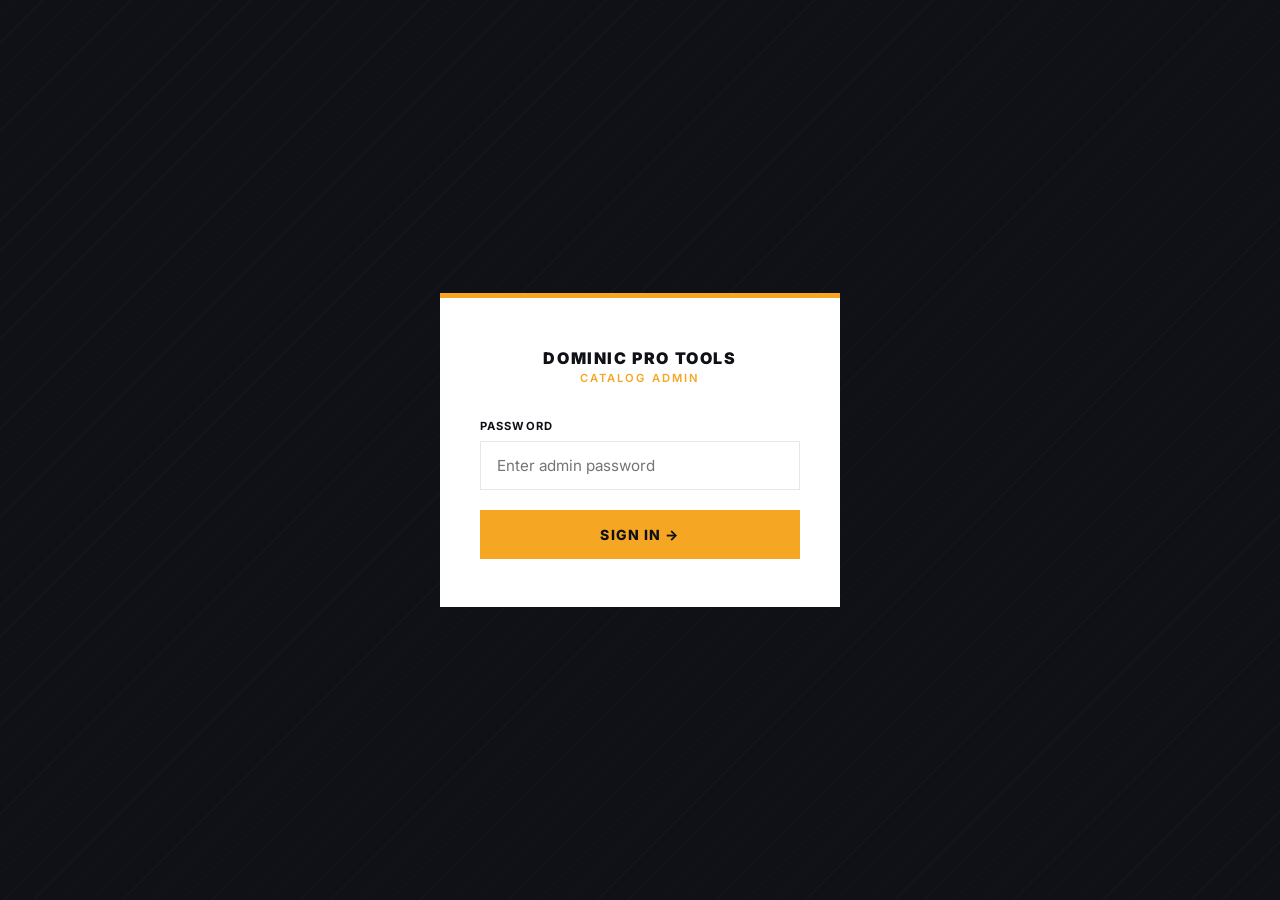
<file: catalog.html>
﻿<!DOCTYPE html>
<html lang="en">
<head>
  <meta charset="UTF-8" />
  <meta name="viewport" content="width=device-width, initial-scale=1.0" />
  <title>Catalog — Dominic Pro Tools</title>
  <link rel="preconnect" href="https://fonts.googleapis.com" />
  <link rel="preconnect" href="https://fonts.gstatic.com" crossorigin />
  <link href="https://fonts.googleapis.com/css2?family=Inter:wght@400;500;600;700;800;900&display=swap" rel="stylesheet" />
  <link rel="stylesheet" href="https://cdnjs.cloudflare.com/ajax/libs/font-awesome/6.5.0/css/all.min.css" />
  <script src="js/firebase-app.js"></script>
  <script src="js/firebase-firestore.js"></script>
  <script src="js/firebase-db.js"></script>
  <style>
    :root {
      --y:   #F5A623;
      --d:   #0f1117;
      --d2:  #161b22;
      --d3:  #1e2330;
      --w:   #ffffff;
      --g:   #6b7280;
      --br:  rgba(255,255,255,.09);
      --red: #ef4444;
      --fn:  'Inter', sans-serif;
    }
    *, *::before, *::after { margin:0; padding:0; box-sizing:border-box; }
    html { scroll-behavior:smooth; }
    body { font-family:var(--fn); background:var(--d); color:var(--w); min-height:100vh; }
    a    { color:inherit; text-decoration:none; }
    button, input, select, textarea { font-family:var(--fn); cursor:pointer; }
    input, select, textarea { cursor:text; }

    /* ── Login ─────────────────────────────────────────────── */
    #loginScreen {
      min-height:100vh; display:flex; align-items:center; justify-content:center;
      background:var(--d);
      background-image:repeating-linear-gradient(-45deg,transparent 0,transparent 20px,rgba(255,255,255,.02) 20px,rgba(255,255,255,.02) 21px);
    }
    .login-box {
      background:#fff; padding:3rem 2.5rem; width:100%; max-width:400px;
      border-top:5px solid var(--y); color:var(--d);
    }
    .login-logo { font-size:1rem; font-weight:900; letter-spacing:.1em; text-align:center; margin-bottom:2rem; line-height:1.5; }
    .login-logo span { display:block; font-size:.7rem; color:var(--y); letter-spacing:.18em; font-weight:600; }
    .login-box label { display:block; font-size:.7rem; font-weight:700; letter-spacing:.1em; margin-bottom:.5rem; }
    .login-box input[type=password] {
      width:100%; padding:.9rem 1rem; border:1.5px solid #e5e7eb;
      font-size:.95rem; outline:none; margin-bottom:1.25rem; transition:border-color .2s;
    }
    .login-box input:focus { border-color:var(--d); }
    .login-box button[type=submit] {
      width:100%; padding:1rem; background:var(--y); color:var(--d);
      border:none; font-size:.875rem; font-weight:800; letter-spacing:.08em; transition:background .2s;
    }
    .login-box button[type=submit]:hover { background:#e5941a; }
    .login-hint { text-align:center; font-size:.78rem; color:var(--g); margin-top:1rem; }

    /* ── Header ────────────────────────────────────────────── */
    .cat-header {
      position:sticky; top:0; z-index:50;
      background:var(--d2); border-bottom:1px solid var(--br);
      display:flex; align-items:center; justify-content:space-between;
      padding:.85rem 1.5rem;
    }
    .cat-logo { display:flex; align-items:center; gap:.6rem; }
    .cat-logo-icon {
      width:36px; height:36px; border-radius:50%; overflow:hidden;
      display:flex; align-items:center; justify-content:center; flex-shrink:0;
    }
    .cat-logo-icon img { width:100%; height:100%; object-fit:cover; display:block; }
    .cat-logo-text { font-size:.9rem; font-weight:900; letter-spacing:.14em; color:var(--y); }
    .header-right { display:flex; align-items:center; gap:.6rem; }
    .btn-hdr {
      padding:.4rem .9rem; font-size:.72rem; font-weight:700; letter-spacing:.05em;
      border:1px solid var(--br); background:transparent; color:var(--g); transition:.2s;
    }
    .btn-hdr:hover { border-color:var(--y); color:var(--y); }

    /* ── Sync toast ────────────────────────────────────────── */
    #syncToast {
      position:fixed; bottom:1.5rem; right:1.5rem; z-index:9999;
      padding:.6rem 1.1rem; border-radius:4px; font-size:.78rem; font-weight:700;
      letter-spacing:.05em; opacity:0; transition:opacity .3s;
      pointer-events:none;
    }
    #syncToast.show    { opacity:1; }
    #syncToast.success { background:#16a34a; color:#fff; }
    #syncToast.error   { background:var(--red); color:#fff; }

    /* ── Content wrapper ───────────────────────────────────── */
    .cat-content { max-width:900px; margin:0 auto; padding:2rem 1.5rem; }

    /* ── Stats row ─────────────────────────────────────────── */
    .stats-row { display:grid; grid-template-columns:1fr 1fr; gap:1rem; margin-bottom:1.25rem; }
    .stat-card {
      background:var(--d2); border:1px solid var(--br);
      padding:1.6rem 1.5rem; text-align:center;
    }
    .stat-num { display:block; font-size:2.4rem; font-weight:900; color:var(--y); line-height:1; margin-bottom:.35rem; }
    .stat-lbl { font-size:.68rem; font-weight:600; letter-spacing:.14em; color:var(--g); text-transform:uppercase; }

    /* ── Sale Discount card ─────────────────────────────────── */
    .sale-card { background:var(--d2); border:1px solid var(--br); margin-bottom:1.25rem; }
    .sale-hd {
      display:flex; align-items:center; justify-content:space-between;
      padding:1.1rem 1.5rem;
    }
    .sale-hd-text h3 { font-size:.88rem; font-weight:700; margin-bottom:.22rem; }
    .sale-hd-text p  { font-size:.73rem; color:var(--g); }

    /* Toggle switch */
    .toggle-wrap { position:relative; display:inline-block; width:46px; height:24px; flex-shrink:0; }
    .toggle-wrap input { opacity:0; width:0; height:0; }
    .toggle-track {
      position:absolute; inset:0; background:#2d3748; border-radius:24px;
      cursor:pointer; transition:.25s;
    }
    .toggle-track::before {
      content:''; position:absolute;
      width:18px; height:18px; left:3px; bottom:3px;
      background:var(--w); border-radius:50%; transition:.25s;
    }
    .toggle-wrap input:checked + .toggle-track { background:var(--y); }
    .toggle-wrap input:checked + .toggle-track::before { transform:translateX(22px); }

    .sale-divider { height:1px; background:var(--br); }
    .sale-body { padding:1.25rem 1.5rem 1.5rem; }
    .sale-fields { display:grid; grid-template-columns:1fr 1fr; gap:1rem; margin-bottom:1.1rem; }
    .sale-fields .sf-label {
      display:block; font-size:.63rem; font-weight:700; letter-spacing:.12em;
      color:var(--g); margin-bottom:.4rem;
    }
    .sale-fields input {
      width:100%; padding:.7rem 1rem; background:var(--d3);
      border:1px solid var(--br); color:var(--w); font-size:.88rem; outline:none; transition:.2s;
    }
    .sale-fields input:focus { border-color:var(--y); }
    .btn-save-sale {
      width:100%; padding:1rem; background:var(--y); color:var(--d);
      border:none; font-size:.83rem; font-weight:800; letter-spacing:.06em; transition:background .2s;
    }
    .btn-save-sale:hover { background:#e5941a; }

    /* ── Action row ────────────────────────────────────────── */
    .actions-row { display:grid; grid-template-columns:1fr 1fr; gap:1rem; margin-bottom:1.75rem; }
    .btn-action {
      padding:1rem; font-size:.82rem; font-weight:700; letter-spacing:.06em;
      border:none; transition:.2s;
    }
    .btn-action.primary { background:var(--y); color:var(--d); }
    .btn-action.primary:hover { background:#e5941a; }
    .btn-action.ghost  { background:var(--d2); color:var(--g); border:1px solid var(--br); }
    .btn-action.ghost:hover  { border-color:var(--y); color:var(--y); }

    /* ── Section label ──────────────────────────────────────── */
    .section-lbl { font-size:.66rem; font-weight:700; letter-spacing:.16em; color:var(--g); margin-bottom:.8rem; }

    /* ── Category list ──────────────────────────────────────── */
    #catList { display:flex; flex-direction:column; gap:.6rem; }
    .cat-row {
      background:var(--d2); border:1px solid var(--br);
      display:flex; align-items:center; gap:1rem; padding:.85rem 1.1rem;
      transition:border-color .2s;
    }
    .cat-row:hover { border-color:rgba(245,166,35,.25); }
    .cat-thumb {
      width:80px; height:80px; object-fit:contain; flex-shrink:0;
      background:var(--d3); border:1px solid var(--br); display:block;
    }
    .cat-thumb-fb {
      width:80px; height:80px; flex-shrink:0; background:var(--d3);
      border:1px solid var(--br); display:flex; align-items:center;
      justify-content:center; color:var(--g); font-size:1.5rem;
    }
    .cat-info { flex:1; min-width:0; }
    .cat-name { font-size:.95rem; font-weight:700; margin-bottom:.2rem; }
    .cat-desc { font-size:.76rem; color:var(--g); margin-bottom:.4rem; white-space:nowrap; overflow:hidden; text-overflow:ellipsis; }
    .cat-count { font-size:.73rem; font-weight:700; color:var(--y); }
    .cat-btns { display:flex; gap:.45rem; flex-shrink:0; align-items:center; }
    .btn-cat {
      padding:.32rem .72rem; font-size:.7rem; font-weight:600; letter-spacing:.04em;
      border:1px solid var(--br); background:transparent; color:var(--g); transition:.2s;
    }
    .btn-cat:hover { border-color:var(--w); color:var(--w); }
    .btn-cat.danger { color:var(--red); border-color:rgba(239,68,68,.25); }
    .btn-cat.danger:hover { border-color:var(--red); background:rgba(239,68,68,.07); }

    /* ── Products sub-panel ─────────────────────────────────── */
    #productsPanel { display:none; }
    .panel-hd {
      display:flex; align-items:center; gap:1rem; margin-bottom:1.5rem; flex-wrap:wrap;
    }
    .btn-back {
      padding:.4rem .85rem; font-size:.72rem; font-weight:700;
      border:1px solid var(--br); background:transparent; color:var(--g);
      display:flex; align-items:center; gap:.4rem; transition:.2s;
    }
    .btn-back:hover { border-color:var(--w); color:var(--w); }
    .panel-title { font-size:1.15rem; font-weight:900; flex:1; }
    .btn-add-prod {
      padding:.45rem 1rem; font-size:.72rem; font-weight:700; letter-spacing:.05em;
      background:var(--y); color:var(--d); border:none; transition:background .2s;
    }
    .btn-add-prod:hover { background:#e5941a; }
    .prod-list { display:flex; flex-direction:column; gap:.55rem; }
    .prod-row {
      background:var(--d2); border:1px solid var(--br);
      display:flex; align-items:center; gap:.9rem; padding:.7rem 1rem;
    }
    .prod-thumb {
      width:56px; height:56px; object-fit:contain; flex-shrink:0;
      background:var(--d3); border:1px solid var(--br);
    }
    .prod-info  { flex:1; min-width:0; }
    .prod-name  { font-size:.8rem; font-weight:700; margin-bottom:.18rem; white-space:nowrap; overflow:hidden; text-overflow:ellipsis; }
    .prod-meta  { font-size:.7rem; color:var(--g); display:flex; align-items:center; gap:.5rem; flex-wrap:wrap; }
    .prod-price { font-size:.8rem; font-weight:700; color:var(--y); flex-shrink:0; white-space:nowrap; }
    .prod-btns  { display:flex; gap:.4rem; flex-shrink:0; }
    .btn-prod {
      padding:.28rem .6rem; font-size:.67rem; font-weight:600;
      border:1px solid var(--br); background:transparent; color:var(--g); transition:.2s;
    }
    .btn-prod:hover { border-color:var(--w); color:var(--w); }
    .btn-prod.danger { color:var(--red); border-color:rgba(239,68,68,.25); }
    .btn-prod.danger:hover { border-color:var(--red); }
    .btn-prod.show { color:#4ade80; border-color:rgba(74,222,128,.25); }
    .btn-prod.show:hover { border-color:#4ade80; background:rgba(74,222,128,.07); }
    .prod-empty { text-align:center; color:var(--g); padding:3rem 1rem; font-style:italic; font-size:.85rem; }

    /* Stock badges */
    .stk { display:inline-block; padding:.13rem .42rem; font-size:.62rem; font-weight:700; letter-spacing:.06em; }
    .stk-ok  { background:rgba(22,163,74,.18);  color:#4ade80; }
    .stk-med { background:rgba(202,138,4,.18);   color:#fbbf24; }
    .stk-low { background:rgba(239,68,68,.18);   color:var(--red); }
    .stk-hid { background:rgba(107,114,128,.15); color:var(--g); }

    /* ── Modals ─────────────────────────────────────────────── */
    .modal-overlay {
      position:fixed; inset:0; background:rgba(0,0,0,.72); z-index:300;
      display:flex; align-items:center; justify-content:center; padding:1rem;
    }
    .modal {
      background:var(--d2); border:1px solid var(--br);
      width:100%; max-width:500px; max-height:92vh;
      display:flex; flex-direction:column;
    }
    .modal-hd {
      display:flex; align-items:center; justify-content:space-between;
      padding:1rem 1.5rem; border-bottom:1px solid var(--br); flex-shrink:0;
    }
    .modal-hd h3 { font-size:.82rem; font-weight:800; letter-spacing:.1em; }
    .modal-x { background:none; border:none; color:var(--g); font-size:1.1rem; line-height:1; padding:.2rem; }
    .modal-x:hover { color:var(--w); }
    .modal-body { padding:1.4rem 1.5rem; overflow-y:auto; flex:1; }
    .modal-ft  {
      display:flex; gap:.65rem; justify-content:flex-end;
      padding:.9rem 1.5rem; border-top:1px solid var(--br); flex-shrink:0;
    }
    .field { margin-bottom:.95rem; }
    .field label {
      display:block; font-size:.63rem; font-weight:700; letter-spacing:.1em;
      color:var(--g); margin-bottom:.38rem;
    }
    .field input, .field select, .field textarea {
      width:100%; padding:.68rem 1rem; background:var(--d3);
      border:1px solid var(--br); color:var(--w); font-size:.875rem;
      outline:none; transition:border-color .2s; appearance:none;
    }
    .field input:focus, .field select:focus, .field textarea:focus { border-color:var(--y); }
    .field textarea { min-height:66px; resize:vertical; }
    .field select option { background:var(--d2); }
    .field-row { display:grid; grid-template-columns:1fr 1fr; gap:.85rem; }
    .btn-m {
      padding:.55rem 1.15rem; font-size:.73rem; font-weight:700;
      letter-spacing:.05em; border:none; transition:.2s;
    }
    .btn-m.primary { background:var(--y); color:var(--d); }
    .btn-m.primary:hover { background:#e5941a; }
    .btn-m.ghost  { background:transparent; border:1px solid var(--br); color:var(--g); }
    .btn-m.ghost:hover  { border-color:var(--w); color:var(--w); }
    .btn-m.danger { background:var(--red); color:var(--w); }
    .btn-m.danger:hover { opacity:.85; }
    .del-text { font-size:.87rem; line-height:1.75; color:var(--g); }

    /* ── Image upload ───────────────────────────────────────── */
    .img-upload-row { display:flex; align-items:center; gap:.6rem; margin-top:.45rem; flex-wrap:wrap; }
    .btn-upload {
      display:inline-flex; align-items:center; gap:.35rem;
      padding:.38rem .8rem; font-size:.7rem; font-weight:700; letter-spacing:.05em;
      background:var(--d3); border:1px solid var(--br); color:var(--g);
      cursor:pointer; transition:.2s; white-space:nowrap;
    }
    .btn-upload:hover { border-color:var(--y); color:var(--y); }
    .img-preview-name { font-size:.7rem; color:var(--g); overflow:hidden; text-overflow:ellipsis; white-space:nowrap; flex:1; min-width:0; }
    .img-preview-box { margin-top:.6rem; background:var(--d3); border:1px solid var(--br); padding:.5rem; text-align:center; }

    /* ── Responsive ─────────────────────────────────────────── */
    @media (max-width:640px) {
      .cat-content { padding:1.25rem 1rem; }
      .sale-fields { grid-template-columns:1fr; }
      .cat-thumb, .cat-thumb-fb { width:60px; height:60px; }
      .cat-btns { flex-wrap:wrap; gap:.35rem; }
      .field-row { grid-template-columns:1fr; }
      .prod-row  { flex-wrap:wrap; }
    }
  </style>
</head>
<body>

<div id="syncToast"></div>

<!-- ==================== LOGIN ==================== -->
<div id="loginScreen">
  <div class="login-box">
    <div class="login-logo">
      DOMINIC PRO TOOLS
      <span>CATALOG ADMIN</span>
    </div>
    <form id="loginForm" novalidate>
      <label>PASSWORD</label>
      <input type="password" id="loginPw" placeholder="Enter admin password" autocomplete="current-password" />
      <button type="submit">SIGN IN &rarr;</button>
     
    </form>
  </div>
</div>

<!-- ==================== ADMIN PANEL ==================== -->
<div id="adminPanel" style="display:none">

  <!-- Header -->
  <header class="cat-header">
    <div class="cat-logo">
      <div class="cat-logo-icon"><img src="Header Logo.jpeg" alt="Dominic Pro Tools" /></div>
      <span class="cat-logo-text">CATALOG</span>
    </div>
    <div class="header-right">
      <a href="admin.html" class="btn-hdr">Dashboard</a>
      <button class="btn-hdr" id="repairBtn">Repair Sync</button>
      <button class="btn-hdr" id="logoutBtn">Logout</button>
    </div>
  </header>

  <!-- Content -->
  <div class="cat-content">

    <!-- ═══════════ CATALOG VIEW ═══════════ -->
    <div id="catalogView">

      <!-- Stats -->
      <div class="stats-row">
        <div class="stat-card">
          <span class="stat-num" id="statCats">0</span>
          <span class="stat-lbl">Categories</span>
        </div>
        <div class="stat-card">
          <span class="stat-num" id="statProds">0</span>
          <span class="stat-lbl">Products</span>
        </div>
      </div>

      <!-- Sale Discount -->
      <div class="sale-card">
        <div class="sale-hd">
          <div class="sale-hd-text">
            <h3>Sale Discount</h3>
            <p>Apply a % off to all store prices</p>
          </div>
          <label class="toggle-wrap" title="Enable sale discount">
            <input type="checkbox" id="saleToggle" />
            <span class="toggle-track"></span>
          </label>
        </div>
        <div class="sale-divider"></div>
        <div class="sale-body">
          <div class="sale-fields">
            <div>
              <span class="sf-label">DISCOUNT %</span>
              <input type="number" id="saleDiscount" placeholder="20" min="1" max="99" value="20" />
            </div>
            <div>
              <span class="sf-label">SALE LABEL</span>
              <input type="text" id="saleLabel" placeholder="e.g. Anniversary Sales" value="Sale" />
            </div>
          </div>
          <button class="btn-save-sale" id="saveSaleBtn">Save Discount Settings</button>
        </div>
      </div>

      <!-- Actions -->
      <div class="actions-row">
        <button class="btn-action primary" id="addCatBtn">+ Add Category</button>
        <button class="btn-action ghost"   id="reimportBtn">Re-Import</button>
      </div>

      <!-- Category list -->
      <p class="section-lbl">ALL CATEGORIES</p>
      <div id="catList"></div>

    </div>

    <!-- ═══════════ PRODUCTS PANEL ═══════════ -->
    <div id="productsPanel">
      <div class="panel-hd">
        <button class="btn-back" id="backBtn">
          <i class="fa-solid fa-arrow-left"></i> Back
        </button>
        <span class="panel-title" id="panelTitle">Products</span>
        <button class="btn-add-prod" id="addProdBtn">+ Add Product</button>
      </div>
      <div class="prod-list" id="prodList"></div>
    </div>

  </div>
</div>

<!-- ==================== CATEGORY MODAL ==================== -->
<div class="modal-overlay" id="catModal" style="display:none">
  <div class="modal">
    <div class="modal-hd">
      <h3 id="catModalTitle">ADD CATEGORY</h3>
      <button class="modal-x" id="catModalClose"><i class="fa-solid fa-xmark"></i></button>
    </div>
    <div class="modal-body">
      <input type="hidden" id="cEditId" />
      <div class="field">
        <label>CATEGORY NAME</label>
        <input type="text" id="cName" placeholder="e.g. Power Tools" />
      </div>
      <div class="field">
        <label>DESCRIPTION</label>
        <textarea id="cDesc" placeholder="Short category description…"></textarea>
      </div>
      <div class="field">
        <label>IMAGE — URL / path or choose from device</label>
        <input type="text" id="cImage" placeholder="DOMINIC TOOLS/POWER TOOLS/image.webp or paste URL" />
        <div class="img-upload-row">
          <label class="btn-upload" for="cImageFile"><i class="fa-solid fa-upload"></i> Choose from device</label>
          <input type="file" id="cImageFile" accept="image/*" style="display:none" />
          <span class="img-preview-name" id="cImageFileName"></span>
        </div>
        <div id="cImagePreview" class="img-preview-box" style="display:none">
          <img id="cImagePreviewImg" style="max-width:100%;max-height:80px;object-fit:contain" alt="preview" />
        </div>
      </div>
    </div>
    <div class="modal-ft">
      <button class="btn-m ghost"   id="catModalCancel">Cancel</button>
      <button class="btn-m primary" id="catModalSave"><i class="fa-solid fa-floppy-disk"></i> Save</button>
    </div>
  </div>
</div>

<!-- ==================== PRODUCT MODAL ==================== -->
<div class="modal-overlay" id="productModal" style="display:none">
  <div class="modal">
    <div class="modal-hd">
      <h3 id="prodModalTitle">ADD PRODUCT</h3>
      <button class="modal-x" id="prodModalClose"><i class="fa-solid fa-xmark"></i></button>
    </div>
    <div class="modal-body">
      <input type="hidden" id="pEditId" />
      <div class="field">
        <label>PRODUCT NAME</label>
        <input type="text" id="pName" placeholder="e.g. BOSCH 12V Cordless Drill" />
      </div>
      <input type="hidden" id="pIsBase" value="" />
      <div class="field">
        <label>BRAND</label>
        <input type="text" id="pBrand" placeholder="e.g. BOSCH" />
      </div>
      <div class="field">
        <label>CATEGORIES <span id="pCatNote" style="font-size:.6rem;font-weight:400;color:var(--g);letter-spacing:0"> — tick all that apply</span></label>
        <div id="pCategoryCheckboxes" style="margin-top:.45rem;display:flex;flex-direction:column;gap:.32rem;max-height:150px;overflow-y:auto;padding:.15rem 0"></div>
        <p id="pBaseProductNote" style="display:none;font-size:.67rem;color:var(--g);margin-top:.5rem">Base product — categories are fixed. Edits to name, price, stock or image apply across <strong style="color:var(--w)">all</strong> ticked categories.</p>
      </div>
      <div class="field-row">
        <div class="field">
          <label>PRICE (&#8358;)</label>
          <input type="number" id="pPrice" placeholder="e.g. 105000" min="0" />
        </div>
        <div class="field">
          <label>OLD PRICE (&#8358;) — 0 = none</label>
          <input type="number" id="pOldPrice" placeholder="0" min="0" />
        </div>
      </div>
      <div class="field-row">
        <div class="field">
          <label>DISCOUNT %</label>
          <input type="number" id="pDiscount" placeholder="0" min="0" max="99" />
        </div>
        <div class="field">
          <label>STOCK QTY</label>
          <input type="number" id="pStock" placeholder="10" min="0" />
        </div>
      </div>
      <div class="field">
        <label>IMAGE — URL / path or choose from device</label>
        <input type="text" id="pImage" placeholder="DOMINIC TOOLS/POWER TOOLS/image.webp or paste URL" />
        <div class="img-upload-row">
          <label class="btn-upload" for="pImageFile"><i class="fa-solid fa-upload"></i> Choose from device</label>
          <input type="file" id="pImageFile" accept="image/*" style="display:none" />
          <span class="img-preview-name" id="pImageFileName"></span>
        </div>
        <div id="pImagePreview" class="img-preview-box" style="display:none">
          <img id="pImagePreviewImg" style="max-width:100%;max-height:80px;object-fit:contain" alt="preview" />
        </div>
      </div>
      <div class="field">
        <label style="display:flex;align-items:center;gap:.5rem;cursor:pointer">
          <input type="checkbox" id="pActive" checked style="width:16px;height:16px;min-width:16px;padding:0;background:transparent;appearance:auto;-webkit-appearance:checkbox;accent-color:var(--y);flex-shrink:0" />
          PRODUCT ACTIVE (visible on site)
        </label>
      </div>
    </div>
    <div class="modal-ft">
      <button class="btn-m ghost"   id="prodModalCancel">Cancel</button>
      <button class="btn-m primary" id="prodModalSave"><i class="fa-solid fa-floppy-disk"></i> Save Product</button>
    </div>
  </div>
</div>

<!-- ==================== DELETE MODAL ==================== -->
<div class="modal-overlay" id="deleteModal" style="display:none">
  <div class="modal" style="max-width:380px">
    <div class="modal-hd">
      <h3>CONFIRM DELETE</h3>
      <button class="modal-x" id="delModalClose"><i class="fa-solid fa-xmark"></i></button>
    </div>
    <div class="modal-body">
      <p class="del-text" id="delMsg">Are you sure?</p>
    </div>
    <div class="modal-ft">
      <button class="btn-m ghost"   id="delCancel">Cancel</button>
      <button class="btn-m danger"  id="delConfirm"><i class="fa-solid fa-trash-can"></i> Confirm</button>
    </div>
  </div>
</div>

<script src="js/products-data.js"></script>
<script type="module">
  /* ══════════════════════════════════════════════════════════
     AUTH
  ══════════════════════════════════════════════════════════ */
  const AUTH_KEY = 'dpt_admin_auth';
  const PASS_KEY = 'dpt_admin_pass';
  const DEF_PASS = 'Kalesh2026';

  document.getElementById('loginForm').addEventListener('submit', e => {
    e.preventDefault();
    const pw = document.getElementById('loginPw').value;
    if (pw === (localStorage.getItem(PASS_KEY) || DEF_PASS)) {
      sessionStorage.setItem(AUTH_KEY, '1');
      showPanel();
    } else {
      const inp = document.getElementById('loginPw');
      inp.style.border = '1.5px solid #ef4444';
      setTimeout(() => inp.style.border = '', 1500);
    }
  });

  async function showPanel() {
    document.getElementById('loginScreen').style.display = 'none';
    document.getElementById('adminPanel').style.display  = 'block';
    init();
    if (window.DPT_DB) {
      await window.DPT_DB.pull();
      await repairFirestore();
      init();
    }
  }

  document.getElementById('logoutBtn').addEventListener('click', () => {
    sessionStorage.removeItem(AUTH_KEY);
    location.reload();
  });

  document.getElementById('repairBtn').addEventListener('click', async () => {
    const btn = document.getElementById('repairBtn');
    btn.textContent = 'Repairing…';
    btn.disabled = true;
    try {
      await repairFirestore();
      showSyncToast(true, 'Cloud data repaired');
    } catch(e) {
      showSyncToast(false, 'Repair failed: ' + e.message);
    } finally {
      btn.textContent = 'Repair Sync';
      btn.disabled = false;
    }
  });

  /* ══════════════════════════════════════════════════════════
     BASE CATEGORIES
  ══════════════════════════════════════════════════════════ */
  const BASE_CATS = [
    { id: 'power',       name: 'Power Tools',              description: 'High-performance power tools for professionals'                       },
    { id: 'electrical',  name: 'Electrical Engineer Tools', description: 'Pliers, wire strippers, screwdrivers, toolkits & more — 19 items'   },
    { id: 'engineering', name: 'Professional Engineer Tools',         description: 'Screwdrivers, pliers, toolkits and precision tools — 19 items'       },
    { id: 'mechanical',  name: 'Mechanical Engineer Tools', description: 'Professional 160-piece mechanic toolkit'                             },
    { id: 'hand',        name: 'Hand Tools',                description: 'Screwdriver sets, pliers, wire strippers & hand tools — 13 items'   },
    { id: 'pro-sets',    name: 'Professional Tool Sets',    description: 'Complete toolboxes by TOTAL, INGCO, DEWALT & more — 6 items'        },
    { id: 'accessories', name: 'Accessories',               description: 'Power tool accessories, holesaws and add-ons'                       },
  ];

  /* ══════════════════════════════════════════════════════════
     DATA HELPERS
  ══════════════════════════════════════════════════════════ */
  let _syncTimer = null;
  function showSyncToast(ok, msg) {
    const t = document.getElementById('syncToast');
    t.textContent = ok ? '✓ Synced to cloud' : ('✗ ' + (msg || 'Cloud sync failed'));
    t.className   = ok ? 'show success' : 'show error';
    clearTimeout(_syncTimer);
    _syncTimer = setTimeout(() => { t.className = ok ? 'success' : 'error'; }, 4000);
  }

  const LS = {
    get: k      => JSON.parse(localStorage.getItem(k) || 'null'),
    set: (k, v) => {
      localStorage.setItem(k, JSON.stringify(v));
      if (window.DPT_DB) {
        // Strip base64 images before Firestore push — they bloat the document over the 1 MB limit
        const fsVal = k === 'dpt_products_custom' ? prepareForFirestore(v) : v;
        window.DPT_DB.push(k, fsVal).then(() => showSyncToast(true)).catch(function(e){ showSyncToast(false, e.message); });
      } else {
        showSyncToast(false, 'Firebase not loaded');
      }
    },
    del: k      => localStorage.removeItem(k)
  };

  function getOverrides()  { return LS.get('dpt_product_overrides') || {}; }

  // Recursively eliminate array-within-array from any Firestore value (Firestore forbids nested arrays)
  function deepFirestoreSafe(val) {
    if (Array.isArray(val)) {
      const out = [];
      val.forEach(item => {
        if (Array.isArray(item)) item.forEach(x => { if (!Array.isArray(x)) out.push(deepFirestoreSafe(x)); });
        else out.push(deepFirestoreSafe(item));
      });
      return out;
    }
    if (val && typeof val === 'object') {
      const out = {};
      Object.keys(val).forEach(k => { out[k] = deepFirestoreSafe(val[k]); });
      return out;
    }
    return val;
  }

  function sanitizeCustomProds(arr) {
    if (!Array.isArray(arr)) return [];
    return deepFirestoreSafe(arr).filter(p => p && typeof p === 'object' && !Array.isArray(p));
  }

  // Strip any string field over 1000 chars before Firestore push.
  // Legitimate product fields (name, brand, image URL/path) are all under 200 chars.
  // Base64 images are 50 000+ chars — this catches them regardless of prefix or field name.
  // Also deduplicates products by id, keeping the last saved version of each.
  function prepareForFirestore(arr) {
    if (!Array.isArray(arr)) return [];
    const byId = {};
    arr.forEach(p => { if (p && p.id != null) byId[p.id] = p; });
    return Object.values(byId).map(p => {
      const clean = {};
      Object.keys(p).forEach(k => {
        const v = p[k];
        clean[k] = (typeof v === 'string' && v.length > 1000) ? '' : v;
      });
      return clean;
    });
  }

  // Force-push sanitized, bloat-free custom products to Firestore
  async function repairFirestore() {
    if (!window.DPT_DB) return;
    const rawCu  = LS.get('dpt_products_custom') || [];
    const cleanCu = sanitizeCustomProds(rawCu);
    const fsCu    = prepareForFirestore(cleanCu);
    // Also clean localStorage so large strings don't persist there either
    localStorage.setItem('dpt_products_custom', JSON.stringify(fsCu));
    try {
      await window.DPT_DB.push('dpt_products_custom', fsCu);
    } catch(e) {
      showSyncToast(false, 'Repair failed: ' + e.message);
    }
  }

  function getCustomProds(){ return sanitizeCustomProds(LS.get('dpt_products_custom') || []); }
  function getCatOv()      { return LS.get('dpt_cat_overrides')     || {}; }
  function getCustomCats() { return LS.get('dpt_cats_custom')       || []; }
  function getSale()       { return LS.get('dpt_sale') || { enabled:false, discount:20, label:'Sale' }; }

  function getAllProducts() {
    const ov = getOverrides();
    const cu = getCustomProds();
    const base = window.DPT_BASE_PRODUCTS.map(p => {
      const ovEntry = { ...(ov[p.id] || {}) };
      // Never let an override change which categories a base product belongs to.
      // Category membership is authoritative in products-data.js.
      delete ovEntry.category;
      delete ovEntry.categories;
      return { ...p, ...ovEntry, _isBase: true };
    });
    return [...base, ...cu.map(p => ({ ...p, _isBase: false }))];
  }

  function getAllCats() {
    const ov = getCatOv();
    const cu = getCustomCats();
    const base = BASE_CATS
      .filter(c => !(ov[c.id] && ov[c.id].hidden))
      .map(c => ({ ...c, ...(ov[c.id] || {}), _isBase: true }));
    return [...base, ...cu.map(c => ({ ...c, _isBase: false }))];
  }

  function getCatThumb(cat) {
    if (cat.image) return cat.image;
    const p = getAllProducts().find(p => (p.categories || [p.category]).includes(cat.id) && p.active !== false);
    return p ? p.image : '';
  }

  function getProdsForCat(catId) {
    return getAllProducts().filter(p => (p.categories || [p.category]).includes(catId));
  }

  /* ── Auto-login if already authenticated ─────────────────── */
  if (sessionStorage.getItem(AUTH_KEY) === '1') showPanel();

  /* ══════════════════════════════════════════════════════════
     INIT
  ══════════════════════════════════════════════════════════ */
  function init() {
    loadSaleSettings();
    renderStats();
    renderCats();
  }

  /* ══════════════════════════════════════════════════════════
     STATS
  ══════════════════════════════════════════════════════════ */
  function renderStats() {
    document.getElementById('statCats').textContent  = getAllCats().length;
    document.getElementById('statProds').textContent = getAllProducts().filter(p => p.active !== false).length;
  }

  /* ══════════════════════════════════════════════════════════
     SALE DISCOUNT
  ══════════════════════════════════════════════════════════ */
  function loadSaleSettings() {
    const s = getSale();
    document.getElementById('saleToggle').checked   = s.enabled;
    document.getElementById('saleDiscount').value   = s.discount;
    document.getElementById('saleLabel').value      = s.label;
  }

  document.getElementById('saveSaleBtn').addEventListener('click', () => {
    const s = {
      enabled:  document.getElementById('saleToggle').checked,
      discount: parseInt(document.getElementById('saleDiscount').value, 10) || 0,
      label:    document.getElementById('saleLabel').value.trim() || 'Sale'
    };
    LS.set('dpt_sale', s);
    const btn = document.getElementById('saveSaleBtn');
    const orig = btn.textContent;
    btn.textContent = '✓ Saved!';
    setTimeout(() => btn.textContent = orig, 1800);
  });

  /* ══════════════════════════════════════════════════════════
     RENDER CATEGORY LIST
  ══════════════════════════════════════════════════════════ */
  function renderCats() {
    const cats = getAllCats();
    const list = document.getElementById('catList');

    if (!cats.length) {
      list.innerHTML = '<p style="color:var(--g);text-align:center;padding:2.5rem;font-size:.85rem">No categories yet. Click "+ Add Category" to create one.</p>';
      return;
    }

    list.innerHTML = cats.map(c => {
      const img   = getCatThumb(c);
      const count = getProdsForCat(c.id).filter(p => p.active !== false).length;
      const thumb = img
        ? `<img class="cat-thumb" src="${img}" alt="${c.name}" onerror="this.style.display='none';this.nextElementSibling.style.display='flex'" /><div class="cat-thumb-fb" style="display:none"><i class="fa-solid fa-screwdriver-wrench"></i></div>`
        : `<div class="cat-thumb-fb"><i class="fa-solid fa-screwdriver-wrench"></i></div>`;

      return `
        <div class="cat-row">
          ${thumb}
          <div class="cat-info">
            <p class="cat-name">${c.name}</p>
            <p class="cat-desc">${c.description || '—'}</p>
            <p class="cat-count">${count} product${count !== 1 ? 's' : ''}</p>
          </div>
          <div class="cat-btns">
            <button class="btn-cat"        onclick="openProductsPanel('${c.id}')">Products</button>
            <button class="btn-cat"        onclick="openEditCat('${c.id}')">Edit</button>
            <button class="btn-cat danger" onclick="confirmDeleteCat('${c.id}')">Delete</button>
          </div>
        </div>
      `;
    }).join('');
  }

  /* ══════════════════════════════════════════════════════════
     PRODUCTS PANEL
  ══════════════════════════════════════════════════════════ */
  let activeCatId = null;

  function openProductsPanel(catId) {
    activeCatId = catId;
    const cat = getAllCats().find(c => c.id === catId);
    document.getElementById('catalogView').style.display   = 'none';
    document.getElementById('productsPanel').style.display = 'block';
    document.getElementById('panelTitle').textContent      = cat ? cat.name : 'Products';
    renderProdList(catId);
  }

  document.getElementById('backBtn').addEventListener('click', () => {
    activeCatId = null;
    document.getElementById('productsPanel').style.display = 'none';
    document.getElementById('catalogView').style.display   = 'block';
    renderStats();
    renderCats();
  });

  function renderProdList(catId) {
    const prods = getProdsForCat(catId);
    const list  = document.getElementById('prodList');

    if (!prods.length) {
      list.innerHTML = '<p class="prod-empty">No products in this category yet. Click "+ Add Product" to start.</p>';
      return;
    }

    list.innerHTML = prods.map(p => {
      const stock = p.stock || 0;
      let sc = 'stk-ok', sl = `${stock} OK`;
      if (p.active === false)   { sc = 'stk-hid'; sl = 'Hidden'; }
      else if (stock < 5)       { sc = 'stk-low'; sl = `${stock} Low`; }
      else if (stock < 10)      { sc = 'stk-med'; sl = `${stock} Med`; }

      return `
        <div class="prod-row">
          <img class="prod-thumb" src="${encodeURI(p.image || '')}" alt="${p.name}"
               onerror="this.style.opacity='.25';this.style.background='var(--d3)'" />
          <div class="prod-info">
            <p class="prod-name">${p.name}</p>
            <p class="prod-meta">
              ${p.brand ? `<span>${p.brand}</span> &middot;` : ''}
              <span class="stk ${sc}">${sl}</span>
            </p>
          </div>
          <span class="prod-price">&#8358;${Number(p.price).toLocaleString()}</span>
          <div class="prod-btns">
            <button class="btn-prod" onclick="openEditProd(${p.id})">Edit</button>
            <button class="btn-prod ${p.active === false ? 'show' : ''}"
                    onclick="toggleProdVisibility(${p.id})"
                    title="${p.active === false ? 'Make visible on site' : 'Hide from site'}">
              ${p.active === false ? 'Show' : 'Hide'}
            </button>
            <button class="btn-prod danger" onclick="confirmDeleteProd(${p.id})">Del</button>
          </div>
        </div>
      `;
    }).join('');
  }

  document.getElementById('addProdBtn').addEventListener('click', () => openAddProd());

  /* ══════════════════════════════════════════════════════════
     ADD / EDIT CATEGORY MODAL
  ══════════════════════════════════════════════════════════ */
  function openAddCat() {
    document.getElementById('catModalTitle').textContent = 'ADD CATEGORY';
    document.getElementById('cEditId').value = '';
    document.getElementById('cName').value   = '';
    document.getElementById('cDesc').value   = '';
    document.getElementById('cImage').value  = '';
    resetImgUpload('cImageFile', 'cImageFileName', 'cImagePreview');
    document.getElementById('catModal').style.display = 'flex';
    document.getElementById('cName').focus();
  }

  function openEditCat(id) {
    const cat = getAllCats().find(c => c.id === id);
    if (!cat) return;
    document.getElementById('catModalTitle').textContent = 'EDIT CATEGORY';
    document.getElementById('cEditId').value = id;
    document.getElementById('cName').value   = cat.name;
    document.getElementById('cDesc').value   = cat.description || '';
    document.getElementById('cImage').value  = cat.image || '';
    resetImgUpload('cImageFile', 'cImageFileName', 'cImagePreview');
    if (cat.image) showImgPreview('cImagePreviewImg', 'cImagePreview', cat.image);
    document.getElementById('catModal').style.display = 'flex';
  }

  function closeCatModal() { document.getElementById('catModal').style.display = 'none'; }
  document.getElementById('catModalClose').addEventListener('click', closeCatModal);
  document.getElementById('catModalCancel').addEventListener('click', closeCatModal);
  document.getElementById('addCatBtn').addEventListener('click', openAddCat);

  document.getElementById('catModalSave').addEventListener('click', () => {
    const id   = document.getElementById('cEditId').value.trim();
    const name = document.getElementById('cName').value.trim();
    const desc = document.getElementById('cDesc').value.trim();
    const img  = document.getElementById('cImage').value.trim();
    if (!name) { alert('Category name is required.'); return; }

    if (!id) {
      const slug = name.toLowerCase().replace(/\s+/g,'-').replace(/[^a-z0-9-]/g,'') + '-' + Date.now();
      const cu = getCustomCats();
      cu.push({ id: slug, name, description: desc, image: img, _isBase: false });
      LS.set('dpt_cats_custom', cu);
    } else {
      const isBase = BASE_CATS.some(c => c.id === id);
      if (isBase) {
        const ov = getCatOv();
        if (!ov[id]) ov[id] = {};
        Object.assign(ov[id], { name, description: desc, image: img });
        LS.set('dpt_cat_overrides', ov);
      } else {
        const cu = getCustomCats();
        const idx = cu.findIndex(c => c.id === id);
        if (idx !== -1) Object.assign(cu[idx], { name, description: desc, image: img });
        LS.set('dpt_cats_custom', cu);
      }
    }
    closeCatModal();
    renderStats();
    renderCats();
  });

  /* ══════════════════════════════════════════════════════════
     ADD / EDIT PRODUCT MODAL
  ══════════════════════════════════════════════════════════ */
  function populateCatCheckboxes(selectedIds, disabled) {
    const container = document.getElementById('pCategoryCheckboxes');
    const baseNote  = document.getElementById('pBaseProductNote');
    const catNote   = document.getElementById('pCatNote');
    container.innerHTML = getAllCats().map(c => {
      const checked  = selectedIds.includes(c.id) ? 'checked' : '';
      const disAttr  = disabled ? 'disabled' : '';
      const dimColor = (disabled && !selectedIds.includes(c.id)) ? 'var(--g)' : 'var(--w)';
      return `<label style="display:flex;align-items:center;gap:.5rem;cursor:${disabled ? 'default' : 'pointer'};font-size:.8rem;color:${dimColor}">
        <input type="checkbox" name="pCat" value="${c.id}" ${checked} ${disAttr}
               style="width:16px;height:16px;min-width:16px;padding:0;background:transparent;border:1.5px solid rgba(255,255,255,.3);appearance:auto;-webkit-appearance:checkbox;accent-color:var(--y);flex-shrink:0;cursor:${disabled ? 'default' : 'pointer'}" />
        ${c.name}
      </label>`;
    }).join('');
    baseNote.style.display = disabled ? 'block' : 'none';
    catNote.style.display  = disabled ? 'none'  : 'inline';
  }

  function openAddProd() {
    document.getElementById('prodModalTitle').textContent = 'ADD PRODUCT';
    document.getElementById('pEditId').value   = '';
    document.getElementById('pIsBase').value   = '';
    document.getElementById('pName').value     = '';
    document.getElementById('pBrand').value    = '';
    document.getElementById('pPrice').value    = '';
    document.getElementById('pOldPrice').value = '0';
    document.getElementById('pDiscount').value = '0';
    document.getElementById('pStock').value    = '10';
    document.getElementById('pImage').value    = '';
    document.getElementById('pActive').checked = true;
    resetImgUpload('pImageFile', 'pImageFileName', 'pImagePreview');
    populateCatCheckboxes(activeCatId ? [activeCatId] : [], false);
    document.getElementById('productModal').style.display = 'flex';
  }

  function openEditProd(id) {
    const p = getAllProducts().find(x => x.id == id);
    if (!p) return;
    const isBase = !!p._isBase;
    document.getElementById('prodModalTitle').textContent = 'EDIT PRODUCT';
    document.getElementById('pEditId').value   = id;
    document.getElementById('pIsBase').value   = isBase ? '1' : '';
    document.getElementById('pName').value     = p.name;
    document.getElementById('pBrand').value    = p.brand || '';
    document.getElementById('pPrice').value    = p.price;
    document.getElementById('pOldPrice').value = p.oldPrice || 0;
    document.getElementById('pDiscount').value = p.discount || 0;
    document.getElementById('pStock').value    = p.stock || 0;
    document.getElementById('pImage').value    = p.image || '';
    document.getElementById('pActive').checked = p.active !== false;
    resetImgUpload('pImageFile', 'pImageFileName', 'pImagePreview');
    if (p.image) showImgPreview('pImagePreviewImg', 'pImagePreview', p.image);

    const cats = p.categories || (p.category ? [p.category] : []);
    populateCatCheckboxes(cats, isBase);

    document.getElementById('productModal').style.display = 'flex';
  }

  function closeProdModal() {
    document.getElementById('productModal').style.display = 'none';
  }
  document.getElementById('prodModalClose').addEventListener('click', closeProdModal);
  document.getElementById('prodModalCancel').addEventListener('click', closeProdModal);

  document.getElementById('prodModalSave').addEventListener('click', () => {
    const id       = document.getElementById('pEditId').value;
    const name     = document.getElementById('pName').value.trim();
    const brand    = document.getElementById('pBrand').value.trim();
    const price    = parseInt(document.getElementById('pPrice').value, 10) || 0;
    const oldPrice = parseInt(document.getElementById('pOldPrice').value, 10) || 0;
    const discount = parseInt(document.getElementById('pDiscount').value, 10) || 0;
    const stock    = parseInt(document.getElementById('pStock').value, 10) || 0;
    const image    = document.getElementById('pImage').value.trim();
    const active   = document.getElementById('pActive').checked;

    if (!name || !price) { alert('Name and price are required.'); return; }

    const categories = Array.from(
      document.querySelectorAll('#pCategoryCheckboxes input[name="pCat"]:checked')
    ).map(cb => cb.value);

    if (!categories.length) { alert('Select at least one category.'); return; }

    const primaryCat    = categories[0];
    const catObj        = getAllCats().find(c => c.id === primaryCat);
    const categoryLabel = catObj ? catObj.name.toUpperCase() : primaryCat.toUpperCase();

    if (!id) {
      const cu = getCustomProds();
      cu.push({ id: Date.now(), name, brand, categories, categoryLabel, price, oldPrice, discount, stock, image, active, _isBase: false });
      LS.set('dpt_products_custom', cu);
    } else {
      const numId  = Number(id);
      const isBase = window.DPT_BASE_PRODUCTS.some(p => p.id === numId);
      if (isBase) {
        const ov = getOverrides();
        if (!ov[numId]) ov[numId] = {};
        delete ov[numId].category;
        delete ov[numId].categories;
        Object.assign(ov[numId], { name, brand, price, oldPrice, discount, stock, image, active });
        LS.set('dpt_product_overrides', ov);
      } else {
        const cu  = getCustomProds();
        const idx = cu.findIndex(p => p.id == numId);
        if (idx !== -1) Object.assign(cu[idx], { name, brand, categories, categoryLabel, price, oldPrice, discount, stock, image, active });
        LS.set('dpt_products_custom', cu);
      }
    }
    closeProdModal();
    if (activeCatId) renderProdList(activeCatId);
    renderStats();
  });

  /* ══════════════════════════════════════════════════════════
     DELETE
  ══════════════════════════════════════════════════════════ */
  let pendingDel = null;

  function confirmDeleteCat(id) {
    const cat = getAllCats().find(c => c.id === id);
    pendingDel = { type: 'cat', id };
    document.getElementById('delMsg').innerHTML =
      `Remove category <strong style="color:var(--w)">${cat?.name}</strong>?<br>
       <small>Base categories are hidden; custom ones are permanently removed.</small>`;
    document.getElementById('deleteModal').style.display = 'flex';
  }

  function confirmDeleteProd(id) {
    const p = getAllProducts().find(x => x.id == id);
    pendingDel = { type: 'prod', id };
    document.getElementById('delMsg').innerHTML =
      `Remove <strong style="color:var(--w)">${p?.name}</strong>?<br>
       <small>Base products are hidden; custom ones are permanently removed.</small>`;
    document.getElementById('deleteModal').style.display = 'flex';
  }

  function closeDelModal() { document.getElementById('deleteModal').style.display = 'none'; pendingDel = null; }
  document.getElementById('delModalClose').addEventListener('click', closeDelModal);
  document.getElementById('delCancel').addEventListener('click', closeDelModal);

  document.getElementById('delConfirm').addEventListener('click', () => {
    if (!pendingDel) return;
    const { type, id } = pendingDel;

    if (type === 'cat') {
      const isBase = BASE_CATS.some(c => c.id === id);
      if (isBase) {
        const ov = getCatOv();
        if (!ov[id]) ov[id] = {};
        ov[id].hidden = true;
        LS.set('dpt_cat_overrides', ov);
      } else {
        LS.set('dpt_cats_custom', getCustomCats().filter(c => c.id !== id));
      }
      renderStats();
      renderCats();
    } else {
      const numId  = Number(id);
      const isBase = window.DPT_BASE_PRODUCTS.some(p => p.id === numId);
      if (isBase) {
        const ov = getOverrides();
        if (!ov[numId]) ov[numId] = {};
        ov[numId].active = false;
        LS.set('dpt_product_overrides', ov);
      } else {
        LS.set('dpt_products_custom', getCustomProds().filter(p => p.id != numId));
      }
      if (activeCatId) renderProdList(activeCatId);
      renderStats();
    }
    closeDelModal();
  });

  /* ══════════════════════════════════════════════════════════
     RE-IMPORT
  ══════════════════════════════════════════════════════════ */
  document.getElementById('reimportBtn').addEventListener('click', async () => {
    if (!confirm('Reset all catalog changes to factory defaults?\nCustom products and categories will be removed.')) return;
    ['dpt_product_overrides','dpt_products_custom','dpt_cat_overrides','dpt_cats_custom'].forEach(k => LS.del(k));
    if (window.DPT_DB) {
      await Promise.all([
        window.DPT_DB.push('dpt_product_overrides', {}),
        window.DPT_DB.push('dpt_products_custom', []),
        window.DPT_DB.push('dpt_cat_overrides', {}),
        window.DPT_DB.push('dpt_cats_custom', []),
      ]);
    }
    renderStats();
    renderCats();
    alert('Catalog restored to factory defaults.');
  });

  /* ══════════════════════════════════════════════════════════
     HIDE / SHOW PRODUCT (quick toggle, no delete modal)
  ══════════════════════════════════════════════════════════ */
  function toggleProdVisibility(id) {
    const p = getAllProducts().find(x => x.id == id);
    if (!p) return;
    const newActive = p.active === false; // flip
    const numId  = Number(id);
    const isBase = window.DPT_BASE_PRODUCTS.some(x => x.id === numId);
    if (isBase) {
      const ov = getOverrides();
      if (!ov[numId]) ov[numId] = {};
      ov[numId].active = newActive;
      LS.set('dpt_product_overrides', ov);
    } else {
      const cu = getCustomProds();
      const idx = cu.findIndex(x => x.id == numId);
      if (idx !== -1) cu[idx].active = newActive;
      LS.set('dpt_products_custom', cu);
    }
    renderProdList(activeCatId);
    renderStats();
  }

  /* ══════════════════════════════════════════════════════════
     IMAGE UPLOAD FROM LOCAL DEVICE
  ══════════════════════════════════════════════════════════ */
  function resetImgUpload(fileId, nameId, previewId) {
    const fi = document.getElementById(fileId);
    if (fi) fi.value = '';
    const nm = document.getElementById(nameId);
    if (nm) nm.textContent = '';
    const pv = document.getElementById(previewId);
    if (pv) pv.style.display = 'none';
  }

  function showImgPreview(imgId, boxId, src) {
    const img = document.getElementById(imgId);
    const box = document.getElementById(boxId);
    if (!img || !box) return;
    img.src = src;
    img.onerror = () => { box.style.display = 'none'; };
    box.style.display = 'block';
  }

  function setupImageUpload(fileInputId, urlInputId, previewBoxId, previewImgId, fileNameId, folder) {
    document.getElementById(fileInputId).addEventListener('change', function () {
      const file    = this.files[0];
      const input   = this;
      if (!file) return;

      if (window.DPT_DB && window.DPT_DB.uploadImage) {
        const nameEl = fileNameId ? document.getElementById(fileNameId) : null;
        if (nameEl) nameEl.textContent = 'Uploading…';
        input.disabled = true;

        window.DPT_DB.uploadImage(file)
          .then(url => {
            document.getElementById(urlInputId).value = url;
            if (nameEl) nameEl.textContent = file.name;
            showImgPreview(previewImgId, previewBoxId, url);
          })
          .catch(err => {
            showSyncToast(false, 'Image upload failed: ' + err.message);
            if (nameEl) nameEl.textContent = '';
          })
          .finally(() => { input.disabled = false; });
      } else {
        // Fallback when Firebase Storage is not available
        const reader = new FileReader();
        reader.onload = e => {
          document.getElementById(urlInputId).value = e.target.result;
          if (fileNameId) document.getElementById(fileNameId).textContent = file.name;
          showImgPreview(previewImgId, previewBoxId, e.target.result);
        };
        reader.readAsDataURL(file);
      }
    });
  }

  setupImageUpload('pImageFile', 'pImage', 'pImagePreview', 'pImagePreviewImg', 'pImageFileName', 'products');
  setupImageUpload('cImageFile', 'cImage', 'cImagePreview', 'cImagePreviewImg', 'cImageFileName', 'categories');

  /* Expose functions used by onclick attributes in dynamically-generated HTML */
  Object.assign(window, {
    openProductsPanel,
    openEditCat,
    confirmDeleteCat,
    openEditProd,
    toggleProdVisibility,
    confirmDeleteProd,
  });
</script>
</body>
</html>
</file>
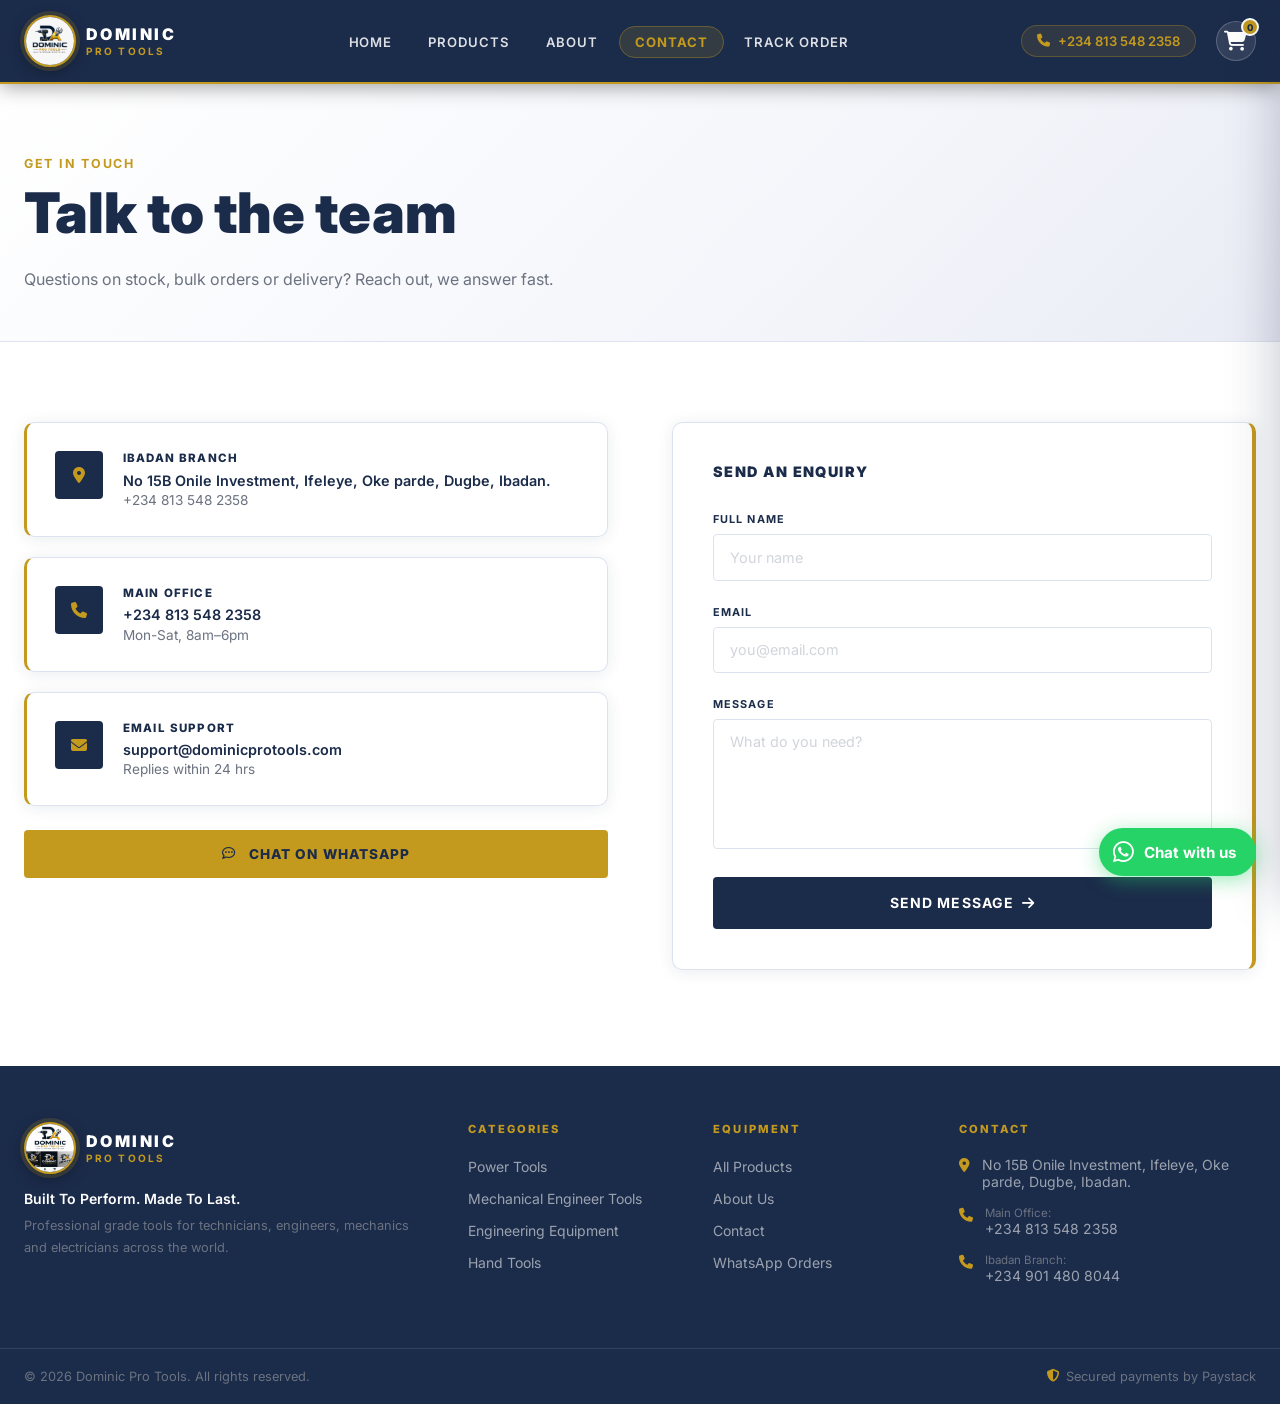
<file: contact.html>
﻿<!DOCTYPE html>
<html lang="en">
<head>
  <meta charset="UTF-8" />
  <meta name="viewport" content="width=device-width, initial-scale=1.0" />
  <link rel="icon" type="image/jpeg" href="Header Logo.jpeg" />
  <title>Contact — Dominic Pro Tools</title>
  <link rel="preconnect" href="https://fonts.googleapis.com" />
  <link rel="preconnect" href="https://fonts.gstatic.com" crossorigin />
  <link href="https://fonts.googleapis.com/css2?family=Inter:wght@400;500;600;700;800;900&display=swap" rel="stylesheet" />
  <link rel="stylesheet" href="https://cdnjs.cloudflare.com/ajax/libs/font-awesome/6.5.0/css/all.min.css" />
  <link rel="stylesheet" href="css/styles.css" />
</head>
<body>

  <!-- TOP HAZARD STRIPE -->

  <!-- ==================== NAVBAR ==================== -->
  <nav class="navbar" id="navbar">
    <div class="container nav-container">
      <a href="index.html" class="nav-logo">
        <div class="logo-icon"><img src="Header Logo.jpeg" alt="Dominic Pro Tools" /></div>
        <div class="logo-text">
          <span class="logo-brand">DOMINIC</span>
          <span class="logo-sub">PRO TOOLS</span>
        </div>
      </a>

      <button class="nav-toggle" id="navToggle" aria-label="Toggle navigation">
        <span></span>
        <span></span>
        <span></span>
      </button>

      <ul class="nav-links" id="navLinks">
        <li><a href="index.html">HOME</a></li>
        <li><a href="products.html">PRODUCTS</a></li>
        <li><a href="about.html">ABOUT</a></li>
        <li><a href="contact.html" class="nav-active">CONTACT</a></li>
        <li><a href="track-order.html">TRACK ORDER</a></li>
      </ul>

      <div class="nav-actions">
        <a href="tel:+2348135482358" class="nav-phone">
          <i class="fa-solid fa-phone"></i>
          <span>+234 813 548 2358</span>
        </a>
        <a href="#" class="nav-cart" id="cartBtn">
          <i class="fa-solid fa-cart-shopping"></i>
          <span class="cart-count" id="cartCount">0</span>
        </a>
      </div>
    </div>
  </nav>

  <!-- ==================== CONTACT HERO ==================== -->
  <section class="about-hero">
    <div class="container">
      <p class="about-label">GET IN TOUCH</p>
      <h1 class="about-title">Talk to the team</h1>
      <p class="about-desc">
        Questions on stock, bulk orders or delivery? Reach out, we answer fast.
      </p>
    </div>
  </section>

  <!-- ==================== CONTACT MAIN ==================== -->
  <section class="contact-section">
    <div class="container">
      <div class="contact-layout">

        <!-- Left: Info cards + WhatsApp -->
        <div class="contact-cards">

          <div class="contact-card">
            <div class="contact-card-icon">
              <i class="fa-solid fa-location-dot"></i>
            </div>
            <div class="contact-card-body">
              <p class="contact-card-title">IBADAN BRANCH</p>
              <p class="contact-card-detail">No 15B Onile Investment, Ifeleye, Oke parde, Dugbe, Ibadan.</p>
              <p class="contact-card-sub">+234 813 548 2358</p>
            </div>
          </div>

          <div class="contact-card">
            <div class="contact-card-icon">
              <i class="fa-solid fa-phone"></i>
            </div>
            <div class="contact-card-body">
              <p class="contact-card-title">MAIN OFFICE</p>
              <p class="contact-card-detail">+234 813 548 2358</p>
              <p class="contact-card-sub">Mon-Sat, 8am&ndash;6pm</p>
            </div>
          </div>

          <div class="contact-card">
            <div class="contact-card-icon">
              <i class="fa-solid fa-envelope"></i>
            </div>
            <div class="contact-card-body">
              <p class="contact-card-title">EMAIL SUPPORT</p>
              <p class="contact-card-detail">support@dominicprotools.com</p>
              <p class="contact-card-sub">Replies within 24 hrs</p>
            </div>
          </div>

          <a href="https://wa.me/2348135482358" class="btn-whatsapp" target="_blank" rel="noopener">
            <i class="fa-regular fa-comment-dots"></i>
            CHAT ON WHATSAPP
          </a>

        </div>

        <!-- Right: Enquiry form -->
        <div class="contact-form-card">
          <p class="form-heading">SEND AN ENQUIRY</p>

          <form id="contactForm" action="https://formspree.io/f/mjgqlebk" method="POST" novalidate>

            <div class="form-group">
              <label class="form-label" for="fullName">FULL NAME</label>
              <input type="text" id="fullName" class="form-input" placeholder="Your name" required />
            </div>

            <div class="form-group">
              <label class="form-label" for="email">EMAIL</label>
              <input type="email" id="email" class="form-input" placeholder="you@email.com" required />
            </div>

            <div class="form-group">
              <label class="form-label" for="message">MESSAGE</label>
              <textarea id="message" class="form-textarea" placeholder="What do you need?" required></textarea>
            </div>

            <button type="submit" class="btn-send">
              SEND MESSAGE <i class="fa-solid fa-arrow-right"></i>
            </button>

            <p class="form-success" id="formSuccess" style="display:none">
              <i class="fa-solid fa-circle-check"></i>
              Message sent! We will be in touch shortly.
            </p>

          </form>
        </div>

      </div>
    </div>
  </section>

  <!-- ==================== FOOTER ==================== -->
  <footer class="footer">
    <div class="container">
      <div class="footer-grid">

        <!-- Col 1: Brand -->
        <div class="footer-brand">
          <a href="index.html" class="nav-logo footer-logo">
            <div class="logo-icon"><img src="Footer Logo.jpeg" alt="Dominic Pro Tools" /></div>
            <div class="logo-text">
              <span class="logo-brand">DOMINIC</span>
              <span class="logo-sub">PRO TOOLS</span>
            </div>
          </a>
          <p class="footer-tagline">Built To Perform. Made To Last.</p>
          <p class="footer-desc">Professional grade tools for technicians, engineers, mechanics and electricians across the world.</p>
        </div>

        <!-- Col 2: Categories -->
        <div class="footer-col">
          <h4>CATEGORIES</h4>
          <ul>
            <li><a href="products.html">Power Tools</a></li>
            <li><a href="products.html">Mechanical Engineer Tools</a></li>
            <li><a href="products.html">Engineering Equipment</a></li>
            <li><a href="products.html">Hand Tools</a></li>
          </ul>
        </div>

        <!-- Col 3: Equipment -->
        <div class="footer-col">
          <h4>EQUIPMENT</h4>
          <ul>
            <li><a href="products.html">All Products</a></li>
            <li><a href="about.html">About Us</a></li>
            <li><a href="contact.html">Contact</a></li>
            <li><a href="https://wa.me/2348135482358" target="_blank" rel="noopener">WhatsApp Orders</a></li>
          </ul>
        </div>

        <!-- Col 4: Contact -->
        <div class="footer-col footer-contact-col">
          <h4>CONTACT</h4>
          <div class="contact-item">
            <i class="fa-solid fa-location-dot"></i>
            <span>No 15B Onile Investment, Ifeleye, Oke parde, Dugbe, Ibadan.</span>
          </div>
          <div class="contact-item">
            <i class="fa-solid fa-phone"></i>
            <div>
              <span class="contact-label">Main Office:</span>
              <a href="tel:+2349014808044">+234 813 548 2358</a>
            </div>
          </div>
          <div class="contact-item">
            <i class="fa-solid fa-phone"></i>
            <div>
              <span class="contact-label">Ibadan Branch:</span>
              <a href="tel:+2348135482358">+234 901 480 8044</a>
            </div>
          </div>
        </div>

      </div>
    </div>

    <div class="footer-bottom">
      <div class="container footer-bottom-inner">
        <span>&copy; 2026 Dominic Pro Tools. All rights reserved.</span>
        <span class="paystack-badge">
          <i class="fa-solid fa-shield-halved"></i>
          Secured payments by Paystack
        </span>
      </div>
    </div>
  </footer>

  <script src="js/script.js"></script>
  <script src="js/products-data.js"></script>
  <script src="https://js.paystack.co/v1/inline.js"></script>
  <script src="js/cart.js"></script>
  <script>
    /* Formspree: on success Formspree redirects, but we also handle the
       AJAX path for a smoother UX (works when Formspree returns 200). */
    document.getElementById('contactForm').addEventListener('submit', async function (e) {
      const form = this;
      // Only intercept if the action points to Formspree (not a placeholder)
      if (!form.action.includes('formspree.io') || form.action.includes('YOUR_FORM_ID')) {
        e.preventDefault();
        const name    = document.getElementById('fullName').value.trim();
        const email   = document.getElementById('email').value.trim();
        const message = document.getElementById('message').value.trim();
        if (!name || !email || !message) return;
        form.querySelectorAll('.form-input, .form-textarea, .btn-send').forEach(el => el.disabled = true);
        document.getElementById('formSuccess').style.display = 'flex';
        return;
      }
      e.preventDefault();
      const data = new FormData(form);
      try {
        const res = await fetch(form.action, {
          method: 'POST', body: data,
          headers: { Accept: 'application/json' }
        });
        if (res.ok) {
          form.querySelectorAll('.form-input, .form-textarea, .btn-send').forEach(el => el.disabled = true);
          document.getElementById('formSuccess').style.display = 'flex';
          form.reset();
        } else {
          alert('Something went wrong. Please try WhatsApp or call us directly.');
        }
      } catch {
        alert('Network error. Please try again.');
      }
    });
  </script>

  <!-- WhatsApp Float -->
  <a class="whatsapp-float" href="https://wa.me/2348135482358?text=Hi%20Dominic%20Pro%20Tools!%20I%20found%20your%20store%20online%20and%20I%27m%20interested%20in%20your%20products.%0ACould%20you%20please%20assist%20me%20with%20pricing%20and%20availability%3F" target="_blank" rel="noopener noreferrer" aria-label="Chat on WhatsApp">
    <i class="fa-brands fa-whatsapp"></i>
    <span>Chat with us</span>
  </a>
</body>
</html>
</file>
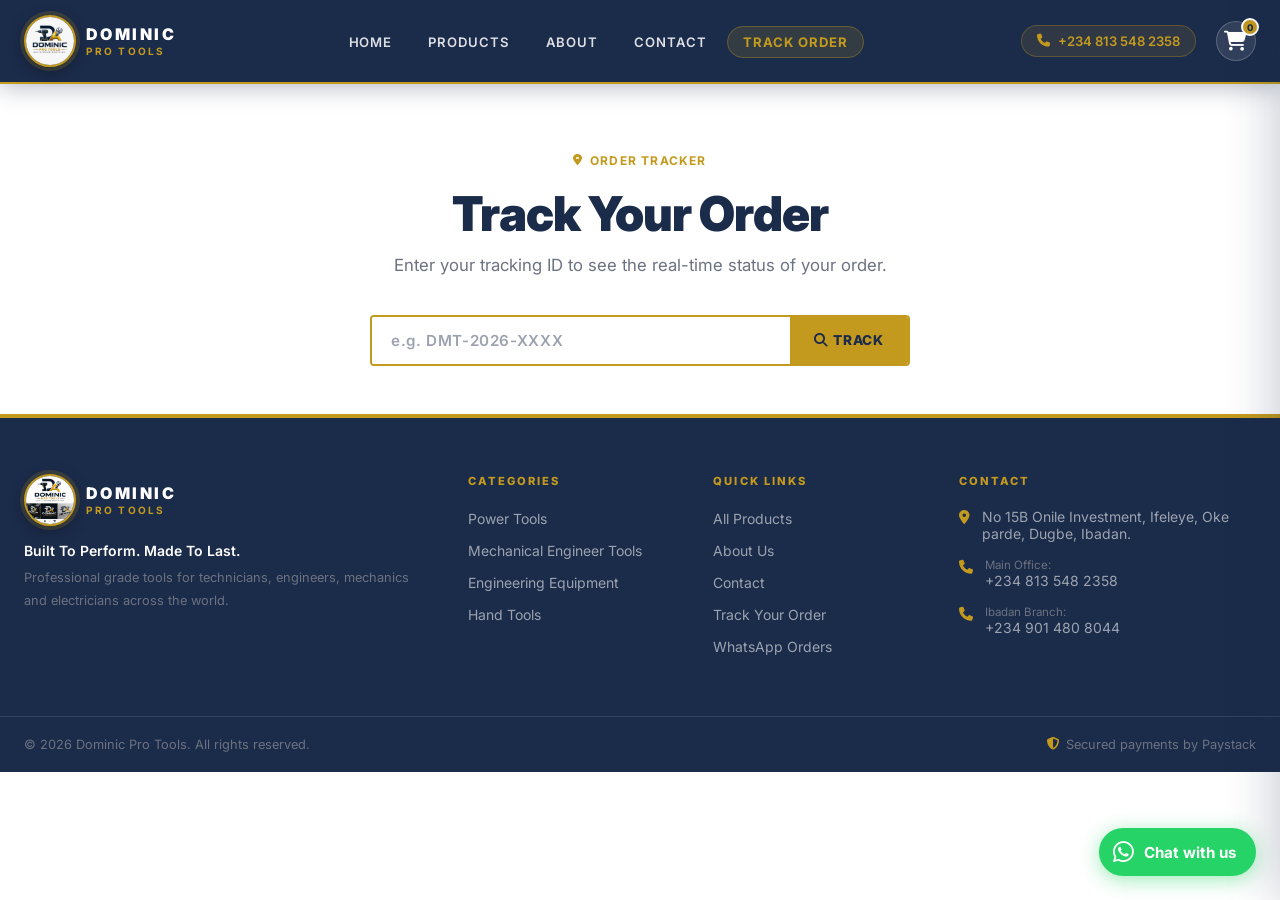
<file: track-order.html>
﻿<!DOCTYPE html>
<html lang="en">
<head>
  <meta charset="UTF-8" />
  <meta name="viewport" content="width=device-width, initial-scale=1.0" />
  <link rel="icon" type="image/jpeg" href="Header Logo.jpeg" />
  <title>Track Your Order — Dominic Pro Tools</title>
  <link rel="preconnect" href="https://fonts.googleapis.com" />
  <link rel="preconnect" href="https://fonts.gstatic.com" crossorigin />
  <link href="https://fonts.googleapis.com/css2?family=Inter:wght@400;500;600;700;800;900&display=swap" rel="stylesheet" />
  <link rel="stylesheet" href="https://cdnjs.cloudflare.com/ajax/libs/font-awesome/6.5.0/css/all.min.css" />
  <link rel="stylesheet" href="css/styles.css" />
  <style>
    /* ── Track-Order page styles ─────────────────────────── */
    .track-hero {
      background: var(--white);
      color: var(--dark);
      padding: 4rem 0 0;
      text-align: center;
      border-bottom: 4px solid var(--yellow);
    }
    .track-label {
      display: inline-flex;
      align-items: center;
      gap: .4rem;
      font-size: .75rem;
      font-weight: 700;
      letter-spacing: .1em;
      color: var(--yellow);
      margin-bottom: 1rem;
    }
    .track-title {
      font-size: clamp(2rem, 5vw, 3rem);
      font-weight: 900;
      letter-spacing: -.02em;
      margin-bottom: .75rem;
      color: var(--dark);
    }
    .track-sub {
      color: var(--gray);
      font-size: 1.05rem;
      margin-bottom: 2.5rem;
    }
    .track-search-wrap {
      display: flex;
      justify-content: center;
      padding-bottom: 3rem;
    }
    .track-search-box {
      display: flex;
      gap: 0;
      width: 100%;
      max-width: 540px;
      border: 2px solid var(--yellow);
      border-radius: 4px;
      overflow: hidden;
    }
    .track-search-box input {
      flex: 1;
      padding: .9rem 1.2rem;
      font-family: var(--font);
      font-size: .95rem;
      font-weight: 600;
      letter-spacing: .04em;
      background: var(--white);
      color: var(--dark);
      border: none;
      outline: none;
    }
    .track-search-box input::placeholder { color: #9ca3af; }
    #trackBtn {
      padding: .9rem 1.5rem;
      background: var(--yellow);
      color: var(--dark);
      font-family: var(--font);
      font-size: .85rem;
      font-weight: 800;
      letter-spacing: .06em;
      border: none;
      cursor: pointer;
      white-space: nowrap;
      transition: background .2s;
    }
    #trackBtn:hover { background: #e5941a; }

    /* ── Result section ───────────────────────────────────── */
    .track-result-section { padding: 3rem 0 4rem; background: var(--light); }

    .track-status-card {
      background: var(--white);
      border: 1px solid var(--border);
      border-top: 4px solid var(--yellow);
      padding: 1.75rem 2rem;
      border-radius: 6px;
      margin-bottom: 1.5rem;
    }
    .track-card-top {
      display: flex;
      align-items: center;
      justify-content: space-between;
      flex-wrap: wrap;
      gap: 1rem;
      margin-bottom: 1.25rem;
      padding-bottom: 1.25rem;
      border-bottom: 1px solid var(--border);
    }
    .track-id-block strong {
      display: block;
      font-size: 1.4rem;
      font-weight: 900;
      letter-spacing: .04em;
      color: var(--dark);
    }
    .track-lbl {
      font-size: .7rem;
      font-weight: 700;
      letter-spacing: .1em;
      color: var(--gray);
      margin-bottom: .2rem;
    }
    .track-meta-row {
      display: flex;
      flex-wrap: wrap;
      gap: 2rem;
    }
    .track-meta-item span {
      display: block;
      font-size: .9rem;
      font-weight: 600;
      color: var(--dark);
    }

    /* Badges */
    .tr-badge {
      display: inline-block;
      padding: .35rem .9rem;
      border-radius: 20px;
      font-size: .75rem;
      font-weight: 700;
      letter-spacing: .06em;
      text-transform: uppercase;
    }
    .tr-badge-warning  { background: #fef3c7; color: #92400e; }
    .tr-badge-success  { background: #d1fae5; color: #065f46; }
    .tr-badge-info     { background: #dbeafe; color: #1e40af; }
    .tr-badge-primary  { background: #ede9fe; color: #5b21b6; }
    .tr-badge-dark     { background: #e5e7eb; color: #374151; }

    /* ── Timeline ─────────────────────────────────────────── */
    .track-timeline-wrap {
      background: var(--white);
      border: 1px solid var(--border);
      border-radius: 6px;
      padding: 2rem 1.5rem;
      margin-bottom: 1.5rem;
    }
    .track-timeline-hd {
      font-size: .75rem;
      font-weight: 700;
      letter-spacing: .1em;
      color: var(--gray);
      margin-bottom: 1.75rem;
    }
    .track-timeline {
      display: flex;
      align-items: flex-start;
      justify-content: space-between;
      position: relative;
    }
    .track-step {
      display: flex;
      flex-direction: column;
      align-items: center;
      gap: .6rem;
      flex: 1;
      position: relative;
      z-index: 1;
    }
    .step-icon {
      width: 52px;
      height: 52px;
      border-radius: 50%;
      border: 3px solid #d1d5db;
      background: var(--white);
      display: flex;
      align-items: center;
      justify-content: center;
      font-size: 1.1rem;
      color: #9ca3af;
      transition: all .3s;
    }
    .step-lbl {
      font-size: .72rem;
      font-weight: 700;
      letter-spacing: .04em;
      color: #9ca3af;
      text-align: center;
      line-height: 1.3;
    }
    .track-connector {
      flex: 1;
      height: 3px;
      background: #e5e7eb;
      margin-top: 24px;
      transition: background .3s;
      max-width: 80px;
    }

    /* Active/done states */
    .track-step.done .step-icon {
      border-color: var(--yellow);
      background: var(--yellow);
      color: var(--dark);
    }
    .track-step.done .step-lbl { color: var(--dark); }
    .track-step.active .step-icon {
      border-color: var(--yellow);
      background: var(--dark);
      color: var(--yellow);
      box-shadow: 0 0 0 5px rgba(245,166,35,.15);
    }
    .track-step.active .step-lbl { color: var(--dark); font-weight: 800; }
    .track-connector.filled { background: var(--yellow); }

    /* ── Pay note ─────────────────────────────────────────── */
    .track-pay-note {
      display: flex;
      align-items: center;
      gap: .75rem;
      padding: 1rem 1.25rem;
      border-radius: 6px;
      font-size: .9rem;
      font-weight: 600;
      margin-bottom: 1.5rem;
    }
    .track-pay-note-warn {
      background: #fef3c7;
      color: #92400e;
      border: 1px solid #fcd34d;
    }
    .track-pay-note-ok {
      background: #d1fae5;
      color: #065f46;
      border: 1px solid #6ee7b7;
    }

    /* ── Items card ───────────────────────────────────────── */
    .track-items-card,
    .track-address-card {
      background: var(--white);
      border: 1px solid var(--border);
      border-radius: 6px;
      padding: 1.5rem 2rem;
      margin-bottom: 1.5rem;
    }
    .track-card-hd {
      font-size: .75rem;
      font-weight: 700;
      letter-spacing: .1em;
      color: var(--gray);
      margin-bottom: 1.25rem;
      padding-bottom: .75rem;
      border-bottom: 1px solid var(--border);
    }
    .track-item-row {
      display: flex;
      justify-content: space-between;
      align-items: center;
      padding: .6rem 0;
      border-bottom: 1px solid #f3f4f6;
      font-size: .9rem;
    }
    .track-item-row:last-child { border-bottom: none; }
    .track-item-name { font-weight: 600; color: var(--dark); }
    .track-item-price { font-weight: 700; color: var(--dark); }
    .track-items-total {
      display: flex;
      justify-content: space-between;
      align-items: center;
      margin-top: 1rem;
      padding-top: 1rem;
      border-top: 2px solid var(--dark);
      font-weight: 800;
      font-size: 1rem;
    }
    .track-address-card p {
      font-size: .95rem;
      color: #374151;
      line-height: 1.6;
    }

    /* ── Not found ────────────────────────────────────────── */
    .track-not-found {
      padding: 5rem 0;
      text-align: center;
      background: var(--light);
    }
    .track-not-found .nf-icon {
      font-size: 4rem;
      color: #ef4444;
      margin-bottom: 1rem;
    }
    .track-not-found h3 {
      font-size: 1.5rem;
      font-weight: 800;
      margin-bottom: .5rem;
    }
    .track-not-found p {
      color: var(--gray);
      font-size: .95rem;
    }
    .track-not-found .nf-try-again {
      margin-top: 1.5rem;
      display: inline-flex;
      align-items: center;
      gap: .4rem;
      background: var(--yellow);
      color: var(--dark);
      font-weight: 800;
      font-size: .85rem;
      letter-spacing: .06em;
      padding: .75rem 1.5rem;
      border: none;
      cursor: pointer;
      text-decoration: none;
      border-radius: 4px;
    }

    /* ── Responsive ───────────────────────────────────────── */
    @media (max-width: 600px) {
      .track-status-card { padding: 1.25rem; }
      .track-card-top { flex-direction: column; align-items: flex-start; }
      .step-icon { width: 38px; height: 38px; font-size: .85rem; }
      .track-connector { max-width: 40px; margin-top: 17px; }
      .step-lbl { font-size: .6rem; }
      .track-items-card, .track-address-card { padding: 1.25rem; }
      .track-search-box { margin: 0 1rem; }
    }
  </style>
</head>
<body>

  <!-- ==================== NAVBAR ==================== -->
  <nav class="navbar" id="navbar">
    <div class="container nav-container">
      <a href="index.html" class="nav-logo">
        <div class="logo-icon"><img src="Header Logo.jpeg" alt="Dominic Pro Tools" /></div>
        <div class="logo-text">
          <span class="logo-brand">DOMINIC</span>
          <span class="logo-sub">PRO TOOLS</span>
        </div>
      </a>

      <button class="nav-toggle" id="navToggle" aria-label="Toggle navigation">
        <span></span><span></span><span></span>
      </button>

      <ul class="nav-links" id="navLinks">
        <li><a href="index.html">HOME</a></li>
        <li><a href="products.html">PRODUCTS</a></li>
        <li><a href="about.html">ABOUT</a></li>
        <li><a href="contact.html">CONTACT</a></li>
        <li><a href="track-order.html" class="nav-active">TRACK ORDER</a></li>
      </ul>

      <div class="nav-actions">
        <a href="tel:+2348135482358" class="nav-phone">
          <i class="fa-solid fa-phone"></i>
          <span>+234 813 548 2358</span>
        </a>
        <a href="#" class="nav-cart" id="cartBtn">
          <i class="fa-solid fa-cart-shopping"></i>
          <span class="cart-count" id="cartCount">0</span>
        </a>
      </div>
    </div>
  </nav>

  <!-- ==================== HERO / SEARCH ==================== -->
  <section class="track-hero">
    <div class="container">
      <p class="track-label"><i class="fa-solid fa-location-dot"></i> ORDER TRACKER</p>
      <h1 class="track-title">Track Your Order</h1>
      <p class="track-sub">Enter your tracking ID to see the real-time status of your order.</p>
    </div>
    <div class="track-search-wrap">
      <div class="track-search-box">
        <input type="text" id="trackInput" placeholder="e.g. DMT-2026-XXXX" autocomplete="off" />
        <button id="trackBtn"><i class="fa-solid fa-magnifying-glass"></i> TRACK</button>
      </div>
    </div>
  </section>

  <!-- ==================== RESULT SECTION ==================== -->
  <section class="track-result-section" id="trackResult" style="display:none">
    <div class="container" style="max-width:760px">

      <!-- Status card -->
      <div class="track-status-card">
        <div class="track-card-top">
          <div class="track-id-block">
            <p class="track-lbl">TRACKING ID</p>
            <strong id="resTrackId"></strong>
          </div>
          <div>
            <p class="track-lbl">STATUS</p>
            <span id="resStatusBadge" class="tr-badge"></span>
          </div>
        </div>
        <div class="track-meta-row">
          <div class="track-meta-item">
            <p class="track-lbl">ORDER DATE</p>
            <span id="resDate"></span>
          </div>
          <div class="track-meta-item">
            <p class="track-lbl">CUSTOMER</p>
            <span id="resCustomer"></span>
          </div>
          <div class="track-meta-item">
            <p class="track-lbl">ORDER TOTAL</p>
            <span id="resTotal" style="color:var(--yellow);font-weight:800"></span>
          </div>
        </div>
      </div>

      <!-- Progress timeline -->
      <div class="track-timeline-wrap">
        <p class="track-timeline-hd">ORDER PROGRESS</p>
        <div class="track-timeline">

          <div class="track-step" id="step1">
            <div class="step-icon"><i class="fa-solid fa-clipboard-list"></i></div>
            <div class="step-lbl">Order<br>Placed</div>
          </div>

          <div class="track-connector" id="conn1"></div>

          <div class="track-step" id="step2">
            <div class="step-icon"><i class="fa-solid fa-shield-halved"></i></div>
            <div class="step-lbl">Payment<br>Verified</div>
          </div>

          <div class="track-connector" id="conn2"></div>

          <div class="track-step" id="step3">
            <div class="step-icon"><i class="fa-solid fa-gear"></i></div>
            <div class="step-lbl">Processing</div>
          </div>

          <div class="track-connector" id="conn3"></div>

          <div class="track-step" id="step4">
            <div class="step-icon"><i class="fa-solid fa-truck-fast"></i></div>
            <div class="step-lbl">Dispatched</div>
          </div>

          <div class="track-connector" id="conn4"></div>

          <div class="track-step" id="step5">
            <div class="step-icon"><i class="fa-solid fa-circle-check"></i></div>
            <div class="step-lbl">Delivered</div>
          </div>

        </div>
      </div>

      <!-- Payment / status note -->
      <div class="track-pay-note" id="trackPayNote" style="display:none"></div>

      <!-- Order items -->
      <div class="track-items-card">
        <p class="track-card-hd">ORDER ITEMS</p>
        <div id="resItems"></div>
        <div class="track-items-total">
          <span>TOTAL</span>
          <span id="resItemsTotal"></span>
        </div>
      </div>

      <!-- Delivery address -->
      <div class="track-address-card">
        <p class="track-card-hd">DELIVERY ADDRESS</p>
        <p id="resAddress"></p>
      </div>

      <!-- Need help -->
      <div style="text-align:center;padding:1rem 0 .5rem">
        <p style="color:var(--gray);font-size:.9rem">
          Need help with your order?
          <a href="https://wa.me/2348135482358" target="_blank" rel="noopener"
             style="color:var(--yellow);font-weight:700;text-decoration:none">
            <i class="fa-brands fa-whatsapp"></i> Chat us on WhatsApp
          </a>
        </p>
      </div>

    </div>
  </section>

  <!-- ==================== NOT FOUND ==================== -->
  <div class="track-not-found" id="trackNotFound" style="display:none">
    <div class="container">
      <div class="nf-icon"><i class="fa-solid fa-circle-xmark"></i></div>
      <h3>Order Not Found</h3>
      <p>No order found with tracking ID "<strong id="notFoundId"></strong>".<br>
         Please double-check the ID and try again.</p>
      <a href="track-order.html" class="nf-try-again">
        <i class="fa-solid fa-rotate-left"></i> Try Again
      </a>
    </div>
  </div>

  <!-- ==================== FOOTER ==================== -->
  <footer class="footer">
    <div class="container">
      <div class="footer-grid">

        <div class="footer-brand">
          <a href="index.html" class="nav-logo footer-logo">
            <div class="logo-icon"><img src="Footer Logo.jpeg" alt="Dominic Pro Tools" /></div>
            <div class="logo-text">
              <span class="logo-brand">DOMINIC</span>
              <span class="logo-sub">PRO TOOLS</span>
            </div>
          </a>
          <p class="footer-tagline">Built To Perform. Made To Last.</p>
          <p class="footer-desc">Professional grade tools for technicians, engineers, mechanics and electricians across the world.</p>
        </div>

        <div class="footer-col">
          <h4>CATEGORIES</h4>
          <ul>
            <li><a href="products.html">Power Tools</a></li>
            <li><a href="products.html">Mechanical Engineer Tools</a></li>
            <li><a href="products.html">Engineering Equipment</a></li>
            <li><a href="products.html">Hand Tools</a></li>
          </ul>
        </div>

        <div class="footer-col">
          <h4>QUICK LINKS</h4>
          <ul>
            <li><a href="products.html">All Products</a></li>
            <li><a href="about.html">About Us</a></li>
            <li><a href="contact.html">Contact</a></li>
            <li><a href="track-order.html">Track Your Order</a></li>
            <li><a href="https://wa.me/2348135482358" target="_blank" rel="noopener">WhatsApp Orders</a></li>
          </ul>
        </div>

        <div class="footer-col footer-contact-col">
          <h4>CONTACT</h4>
          <div class="contact-item">
            <i class="fa-solid fa-location-dot"></i>
            <span>No 15B Onile Investment, Ifeleye, Oke parde, Dugbe, Ibadan.</span>
          </div>
          <div class="contact-item">
            <i class="fa-solid fa-phone"></i>
            <div>
              <span class="contact-label">Main Office:</span>
              <a href="tel:+2349014808044">+234 813 548 2358</a>
            </div>
          </div>
          <div class="contact-item">
            <i class="fa-solid fa-phone"></i>
            <div>
              <span class="contact-label">Ibadan Branch:</span>
              <a href="tel:+2348135482358">+234 901 480 8044</a>
            </div>
          </div>
        </div>

      </div>
    </div>

    <div class="footer-bottom">
      <div class="container footer-bottom-inner">
        <span>&copy; 2026 Dominic Pro Tools. All rights reserved.</span>
        <span class="paystack-badge">
          <i class="fa-solid fa-shield-halved"></i>
          Secured payments by Paystack
        </span>
      </div>
    </div>
  </footer>

  <script src="js/firebase-app.js"></script>
  <script src="js/firebase-firestore.js"></script>
  <script src="js/firebase-db.js"></script>
  <script src="js/script.js"></script>
  <script src="js/products-data.js"></script>
  <script src="https://js.paystack.co/v1/inline.js"></script>
  <script src="js/cart.js"></script>

  <script>
    (function () {
      const ORDERS_KEY = 'dpt_orders';

      function fmt(n) { return '₦' + Number(n).toLocaleString(); }

      function statusToStep(status) {
        const s = (status || '').toLowerCase();
        if (s === 'delivered')                        return 5;
        if (s === 'dispatched')                       return 4;
        if (s === 'processing')                       return 3;
        if (s === 'paid' || s === 'confirmed')        return 2;
        return 1;
      }

      function badgeClass(status) {
        const s = (status || '').toLowerCase();
        if (s === 'delivered')                        return 'tr-badge-success';
        if (s === 'dispatched')                       return 'tr-badge-info';
        if (s === 'processing' || s === 'confirmed')  return 'tr-badge-primary';
        if (s === 'paid')                             return 'tr-badge-success';
        return 'tr-badge-warning';
      }

      async function doTrack(rawId) {
        const id = rawId.trim().toUpperCase();

        document.getElementById('trackResult').style.display   = 'none';
        document.getElementById('trackNotFound').style.display = 'none';

        const trackBtn = document.getElementById('trackBtn');
        const origText = trackBtn.textContent;
        trackBtn.textContent = 'Searching…';
        trackBtn.disabled    = true;

        if (window.DPT_DB) await window.DPT_DB.pull().catch(() => {});

        trackBtn.textContent = origText;
        trackBtn.disabled    = false;

        const orders = JSON.parse(localStorage.getItem(ORDERS_KEY) || '[]');
        const order  = orders.find(o => (o.trackingId || '').toUpperCase() === id);

        if (!order) {
          document.getElementById('notFoundId').textContent     = id;
          document.getElementById('trackNotFound').style.display = 'block';
          document.getElementById('trackNotFound').scrollIntoView({ behavior: 'smooth', block: 'start' });
          return;
        }

        /* ── Populate header card ───────────────────────── */
        document.getElementById('resTrackId').textContent   = order.trackingId;
        document.getElementById('resDate').textContent      =
          new Date(order.date).toLocaleDateString('en-NG', { year: 'numeric', month: 'long', day: 'numeric' });
        document.getElementById('resCustomer').textContent  = order.customer.name;
        document.getElementById('resTotal').textContent     = fmt(order.total);
        document.getElementById('resAddress').textContent   = order.customer.address;

        const badge = document.getElementById('resStatusBadge');
        badge.textContent = order.status;
        badge.className   = 'tr-badge ' + badgeClass(order.status);

        /* ── Progress timeline ──────────────────────────── */
        const step = statusToStep(order.status);
        for (let i = 1; i <= 5; i++) {
          const el = document.getElementById('step' + i);
          el.classList.remove('active', 'done');
          if      (i < step)  el.classList.add('done');
          else if (i === step) el.classList.add('active');
          if (i < 5) {
            document.getElementById('conn' + i).classList.toggle('filled', i < step);
          }
        }

        /* ── Payment note ───────────────────────────────── */
        const noteEl = document.getElementById('trackPayNote');
        const sl = (order.status || '').toLowerCase();
        if (sl === 'pending verification') {
          noteEl.innerHTML   = '<i class="fa-solid fa-triangle-exclamation"></i> Your Opay transfer is awaiting verification by the seller. Please allow up to 24 hours.';
          noteEl.className   = 'track-pay-note track-pay-note-warn';
          noteEl.style.display = 'flex';
        } else if (sl === 'awaiting payment') {
          noteEl.innerHTML   = '<i class="fa-solid fa-triangle-exclamation"></i> Payment has not been received yet. Please complete your payment to continue.';
          noteEl.className   = 'track-pay-note track-pay-note-warn';
          noteEl.style.display = 'flex';
        } else {
          noteEl.style.display = 'none';
        }

        /* ── Items list ─────────────────────────────────── */
        document.getElementById('resItems').innerHTML = (order.items || []).map(item => `
          <div class="track-item-row">
            <span class="track-item-name">${item.name} &times; ${item.qty}</span>
            <span class="track-item-price">${fmt(item.price * item.qty)}</span>
          </div>
        `).join('');
        document.getElementById('resItemsTotal').textContent = fmt(order.total);

        /* ── Show section ───────────────────────────────── */
        document.getElementById('trackResult').style.display = 'block';
        document.getElementById('trackResult').scrollIntoView({ behavior: 'smooth', block: 'start' });
      }

      /* ── Button / Enter key ─────────────────────────────── */
      document.getElementById('trackBtn').addEventListener('click', () => {
        const val = document.getElementById('trackInput').value.trim();
        if (!val) { alert('Please enter a tracking ID.'); return; }
        doTrack(val);
      });

      document.getElementById('trackInput').addEventListener('keydown', e => {
        if (e.key === 'Enter') document.getElementById('trackBtn').click();
      });

      /* ── Auto-track from URL ?id=… ──────────────────────── */
      const urlId = new URLSearchParams(window.location.search).get('id');
      if (urlId) {
        document.getElementById('trackInput').value = urlId;
        doTrack(urlId);
      }
    })();
  </script>

  <!-- WhatsApp Float -->
  <a class="whatsapp-float" href="https://wa.me/2348135482358?text=Hi%20Dominic%20Pro%20Tools!%20I%20found%20your%20store%20online%20and%20I%27m%20interested%20in%20your%20products.%0ACould%20you%20please%20assist%20me%20with%20pricing%20and%20availability%3F" target="_blank" rel="noopener noreferrer" aria-label="Chat on WhatsApp">
    <i class="fa-brands fa-whatsapp"></i>
    <span>Chat with us</span>
  </a>
</body>
</html>
</file>
<file: css/styles.css>
/* ============================================================
   DOMINIC PRO TOOLS — Main Stylesheet
   ============================================================ */

:root {
  --yellow:     #C49A1E;
  --gold-hover: #A8831A;
  --dark:       #1B2B4A;
  --dark2:      #14203A;
  --white:      #ffffff;
  --light:      #f4f6fb;
  --gray:       #6b7280;
  --border:     #dde2ef;
  --font:       'Inter', sans-serif;
  --radius-sm:  4px;
  --radius-md:  10px;
  --radius-lg:  16px;
  --shadow-card:  0 2px 16px rgba(27,43,74,.09);
  --shadow-hover: 0 16px 44px rgba(27,43,74,.20);
  --shadow-gold:  0 6px 22px rgba(196,154,30,.42);
}

*, *::before, *::after { margin: 0; padding: 0; box-sizing: border-box; }
html { scroll-behavior: smooth; }

body {
  font-family: var(--font);
  color: var(--dark);
  background: var(--white);
  overflow-x: hidden;
}

/* ── CONTAINER ─────────────────────────────────────────────── */
.container {
  width: 100%;
  max-width: 1280px;
  margin: 0 auto;
  padding: 0 1.5rem;
}


/* ── UTILITY ───────────────────────────────────────────────── */
.text-yellow { color: var(--yellow); }

/* ── BUTTONS ───────────────────────────────────────────────── */
.btn {
  display: inline-flex;
  align-items: center;
  gap: .5rem;
  padding: .875rem 1.75rem;
  font-family: var(--font);
  font-size: .875rem;
  font-weight: 700;
  letter-spacing: .06em;
  border: 2px solid transparent;
  border-radius: var(--radius-sm);
  cursor: pointer;
  text-decoration: none;
  transition: background .2s, color .2s, border-color .2s, box-shadow .2s, transform .15s;
  white-space: nowrap;
}

.btn-yellow        { background: var(--yellow); color: var(--dark);  border-color: var(--yellow); }
.btn-yellow:hover  { background: var(--gold-hover); border-color: var(--gold-hover); box-shadow: var(--shadow-gold); transform: translateY(-2px); }

.btn-outline       { background: transparent; color: var(--dark); border-color: var(--dark); }
.btn-outline:hover { background: var(--dark); color: var(--white); transform: translateY(-1px); }

.btn-dark          { background: var(--dark);  color: var(--white); border-color: var(--dark); }
.btn-dark:hover    { background: var(--dark2); border-color: var(--dark2); transform: translateY(-1px); }

.btn-yellow-outline       { background: transparent; color: var(--yellow); border-color: var(--yellow); }
.btn-yellow-outline:hover { background: var(--yellow); color: var(--dark); box-shadow: var(--shadow-gold); transform: translateY(-1px); }

/* ============================================================
   NAVBAR
   ============================================================ */
.navbar {
  background: var(--dark);
  border-bottom: 2px solid var(--yellow);
  position: sticky;
  top: 0;
  z-index: 1000;
  box-shadow: 0 2px 24px rgba(27,43,74,.35);
}

.nav-container {
  display: flex;
  align-items: center;
  height: 82px;
  gap: 1.5rem;
}

/* Logo */
.nav-logo {
  display: flex;
  align-items: center;
  gap: .6rem;
  text-decoration: none;
  flex-shrink: 0;
}
.logo-icon {
  width: 52px; height: 52px;
  border-radius: 50%;
  overflow: hidden;
  border: 2.5px solid var(--yellow);
  box-shadow: 0 0 0 4px rgba(196,154,30,.18), 0 4px 16px rgba(0,0,0,.35);
  display: flex;
  align-items: center;
  justify-content: center;
  flex-shrink: 0;
}
.logo-icon img {
  width: 100%;
  height: 100%;
  object-fit: cover;
  display: block;
}
.logo-text { display: flex; flex-direction: column; line-height: 1; }
.logo-brand { color: var(--white); font-size: 1rem; font-weight: 900; letter-spacing: .16em; }
.logo-sub   { color: var(--yellow); font-size: .63rem; font-weight: 700; letter-spacing: .22em; margin-top: 4px; }

/* Nav Links */
.nav-links {
  display: flex;
  list-style: none;
  gap: .35rem;
  margin: 0 auto;
}
.nav-links a {
  color: rgba(255,255,255,.85);
  text-decoration: none;
  font-size: .82rem;
  font-weight: 600;
  letter-spacing: .07em;
  padding: .45rem .95rem;
  border-radius: 100px;
  position: relative;
  transition: color .2s, background .2s;
}
.nav-links a:hover { color: var(--yellow); background: rgba(196,154,30,.10); }
.nav-links a.nav-active {
  color: var(--yellow);
  background: rgba(196,154,30,.15);
  border: 1px solid rgba(196,154,30,.35);
  font-weight: 700;
}
.nav-links a.nav-active::after { display: none; }

/* Nav Actions */
.nav-actions {
  display: flex;
  align-items: center;
  gap: 1.25rem;
  flex-shrink: 0;
}
.nav-phone {
  display: flex;
  align-items: center;
  gap: .5rem;
  color: var(--yellow);
  text-decoration: none;
  font-size: .82rem;
  font-weight: 600;
  background: rgba(196,154,30,.12);
  border: 1px solid rgba(196,154,30,.3);
  border-radius: 100px;
  padding: .42rem .95rem;
  transition: color .2s, background .2s, border-color .2s;
}
.nav-phone:hover {
  color: var(--dark);
  background: var(--yellow);
  border-color: var(--yellow);
}

.nav-cart {
  position: relative;
  color: var(--white);
  font-size: 1.25rem;
  text-decoration: none;
  background: rgba(255,255,255,.10);
  border: 1px solid rgba(255,255,255,.20);
  border-radius: 50%;
  width: 40px; height: 40px;
  display: flex; align-items: center; justify-content: center;
  transition: color .2s, background .2s, border-color .2s;
}
.nav-cart:hover { color: var(--yellow); background: rgba(196,154,30,.15); border-color: rgba(196,154,30,.4); }

.cart-count {
  position: absolute;
  top: -4px; right: -4px;
  background: var(--yellow);
  color: var(--dark);
  font-size: .58rem;
  font-weight: 800;
  width: 18px; height: 18px;
  border-radius: 50%;
  border: 2px solid var(--white);
  display: flex;
  align-items: center;
  justify-content: center;
}

/* Hamburger */
.nav-toggle {
  display: none;
  flex-direction: column;
  gap: 5px;
  background: none;
  border: none;
  cursor: pointer;
  padding: .3rem;
  margin-left: auto;
  order: 3;
}
.nav-toggle span {
  display: block;
  width: 24px; height: 2px;
  background: var(--white);
  border-radius: 2px;
  transition: transform .3s, opacity .3s;
}
.nav-toggle.open span:nth-child(1) { transform: translateY(7px) rotate(45deg); }
.nav-toggle.open span:nth-child(2) { opacity: 0; }
.nav-toggle.open span:nth-child(3) { transform: translateY(-7px) rotate(-45deg); }

/* ============================================================
   HERO
   ============================================================ */
.hero {
  background: linear-gradient(135deg, #ffffff 0%, #f4f6fb 50%, #eaecf5 100%);
  padding: 5rem 0 7.5rem;
  position: relative;
  border-bottom: 1px solid var(--border);
}
.hero::after {
  content: '';
  position: absolute;
  bottom: 0; left: 0; right: 0;
  height: 80px;
  background: var(--white);
  clip-path: polygon(100% 0, 0 100%, 100% 100%);
  pointer-events: none;
}

.hero-grid {
  display: grid;
  grid-template-columns: 1fr 1fr;
  gap: 3rem;
  align-items: center;
}

/* Hero — left */
.hero-badge {
  display: inline-flex;
  align-items: center;
  gap: .5rem;
  border: 1.5px solid rgba(196,154,30,.55);
  background: rgba(196,154,30,.08);
  color: var(--dark);
  font-size: .72rem;
  font-weight: 700;
  letter-spacing: .12em;
  padding: .45rem 1.1rem;
  margin-bottom: 1.5rem;
  border-radius: 100px;
}

.hero-content h1 {
  font-size: clamp(2.4rem, 5vw, 3.75rem);
  font-weight: 900;
  line-height: 1.05;
  color: var(--dark);
  text-transform: uppercase;
  margin-bottom: .75rem;
}
.hero-content h1::after {
  content: '';
  display: block;
  width: 58px;
  height: 3px;
  background: linear-gradient(90deg, var(--yellow) 0%, rgba(196,154,30,.2) 100%);
  border-radius: 2px;
  margin-top: 1.1rem;
}

.hero-desc {
  color: var(--gray);
  font-size: 1.02rem;
  line-height: 1.8;
  max-width: 480px;
  margin-top: 1.1rem;
  margin-bottom: 2rem;
}

.hero-buttons {
  display: flex;
  gap: 1rem;
  flex-wrap: wrap;
  margin-bottom: 2rem;
}

.hero-stats {
  display: flex;
  gap: .75rem;
  flex-wrap: wrap;
}
.stat {
  display: flex;
  align-items: center;
  gap: .45rem;
  color: var(--dark);
  font-size: .82rem;
  font-weight: 500;
  background: var(--white);
  border: 1.5px solid var(--border);
  border-radius: 100px;
  padding: .38rem .9rem;
  box-shadow: var(--shadow-card);
  transition: background .2s, border-color .2s, box-shadow .2s;
}
.stat:hover { background: rgba(196,154,30,.06); border-color: rgba(196,154,30,.4); box-shadow: var(--shadow-gold); }
.stat i { color: var(--yellow); font-size: .9rem; }

/* Hero — right (product card) */
.hero-product-card {
  border: 1.5px solid var(--border);
  background: var(--white);
  border-radius: var(--radius-lg);
  overflow: hidden;
  box-shadow: 0 24px 64px rgba(27,43,74,.18), 0 4px 16px rgba(27,43,74,.10);
}

.best-seller-tag {
  background: linear-gradient(90deg, var(--yellow) 0%, #e0b520 100%);
  color: var(--dark);
  font-size: .7rem;
  font-weight: 900;
  letter-spacing: .14em;
  padding: .42rem .95rem;
  display: inline-block;
  text-shadow: none;
  box-shadow: 0 2px 10px rgba(196,154,30,.45);
}

.product-card-inner { padding: 1rem; }

/* hpc = hero product card */
.hpc-header {
  display: flex;
  justify-content: space-between;
  align-items: center;
  padding: .5rem .75rem;
}

.hpc-brand { display: flex; align-items: center; gap: .5rem; }
.hpc-brand-icon {
  width: 38px; height: 38px;
  border-radius: 50%;
  overflow: hidden;
  flex-shrink: 0;
}
.hpc-brand-name { font-weight: 900; font-size: .8rem; color: var(--dark); line-height: 1; }
.hpc-brand-sub  { font-size: .55rem; color: var(--gray); letter-spacing: .12em; }

.hpc-badges { display: flex; gap: .25rem; }
.hpc-badge {
  background: var(--dark2);
  color: var(--white);
  font-size: .6rem;
  font-weight: 800;
  padding: .25rem .4rem;
  text-align: center;
  line-height: 1.3;
  display: flex;
  flex-direction: column;
  align-items: center;
}
.hpc-badge span { font-size: .45rem; letter-spacing: .06em; }

.hpc-body {
  display: block;
  margin-bottom: 0;
}

.hpc-brand-red    { color: #e53e3e; font-size: 1.5rem; font-weight: 900; }
.hpc-product-title {
  font-size: .95rem;
  font-weight: 800;
  line-height: 1.2;
  color: var(--dark);
}
.hpc-product-type {
  font-size: .6rem;
  font-weight: 700;
  color: var(--dark);
  margin-top: .25rem;
  letter-spacing: .03em;
  text-transform: uppercase;
}
.hpc-tagline {
  font-size: .62rem;
  color: var(--gray);
  line-height: 1.5;
  margin: .35rem 0;
}
.hpc-specs { list-style: none; }
.hpc-specs li {
  font-size: .63rem;
  color: var(--dark);
  display: flex;
  align-items: center;
  gap: .35rem;
  margin-bottom: .15rem;
}
.hpc-specs i { color: var(--dark); width: 10px; font-size: .6rem; }

.hpc-image {
  background: #f0f4f8;
  display: block;
  width: 100%;
  overflow: hidden;
}
.hpc-img-icon { font-size: 4rem; color: var(--yellow); display: flex; justify-content: center; align-items: center; padding: 3rem 0; }
.hpc-image img {
  width: 100%;
  height: auto;
  display: block;
}

.hpc-features {
  display: flex;
  gap: .25rem;
  flex-wrap: wrap;
  border-top: 1px solid var(--border);
  padding-top: .75rem;
}
.hpc-feature {
  flex: 1;
  min-width: 58px;
  display: flex;
  flex-direction: column;
  align-items: center;
  gap: .2rem;
  border: 1px solid var(--border);
  padding: .4rem .25rem;
  font-size: .5rem;
  text-align: center;
  color: var(--dark);
}
.hpc-feature i { font-size: .8rem; }

.hpc-footer {
  display: flex;
  align-items: center;
  justify-content: flex-end;
  padding: .75rem 1rem;
  border-top: 1px solid var(--border);
  background: #fafafa;
}
.hpc-footer-name  { font-size: .78rem; font-weight: 700; color: var(--dark); margin-bottom: .2rem; }
.hpc-footer-price { font-size: 1.1rem; font-weight: 900; color: var(--dark); }
.hpc-view-link {
  color: var(--gray);
  font-size: .75rem;
  font-weight: 700;
  letter-spacing: .06em;
  text-decoration: none;
  display: flex;
  align-items: center;
  gap: .25rem;
  transition: color .2s;
}
.hpc-view-link:hover { color: var(--yellow); }

/* ============================================================
   WHY SECTION
   ============================================================ */
.why-section { padding: 6.5rem 0 5.5rem; background: var(--white); }

.section-label {
  display: flex;
  align-items: center;
  gap: .75rem;
  color: var(--yellow);
  font-size: .72rem;
  font-weight: 700;
  letter-spacing: .18em;
  text-transform: uppercase;
  margin-bottom: .875rem;
}
.label-line {
  display: block;
  width: 28px; height: 2px;
  background: var(--yellow);
  flex-shrink: 0;
}

.section-title {
  font-size: clamp(1.65rem, 3vw, 2.1rem);
  font-weight: 800;
  line-height: 1.2;
  color: var(--dark);
  margin-bottom: 2.75rem;
}
.dark-title { color: var(--dark); }

.features-grid {
  display: grid;
  grid-template-columns: repeat(3, 1fr);
  gap: 1.5rem;
}

.feature-card {
  border: 1.5px solid var(--border);
  border-bottom: 3px solid var(--yellow);
  padding: 2.25rem 1.75rem;
  background: var(--white);
  border-radius: var(--radius-lg);
  box-shadow: var(--shadow-card);
  transition: transform .25s, box-shadow .25s, border-color .25s;
}
.feature-card:hover {
  transform: translateY(-7px);
  box-shadow: var(--shadow-hover);
  border-color: var(--yellow);
  border-bottom-color: var(--yellow);
}
.feature-icon {
  width: 54px; height: 54px;
  background: rgba(196,154,30,.10);
  border: 1.5px solid rgba(196,154,30,.25);
  border-radius: var(--radius-md);
  display: flex;
  align-items: center;
  justify-content: center;
  margin-bottom: 1.35rem;
}
.feature-icon i { color: var(--yellow); font-size: 1.2rem; }
.feature-card h3 { font-size: .95rem; font-weight: 800; color: var(--dark); margin-bottom: .5rem; }
.feature-card p  { font-size: .85rem; color: var(--gray); line-height: 1.65; }

/* ============================================================
   CATEGORIES SECTION
   ============================================================ */
.categories-section { padding: 5rem 0; background: var(--light); }
.cat-title { margin-bottom: 2rem; }

.categories-grid {
  display: grid;
  grid-template-columns: repeat(4, 1fr);
  gap: 1.25rem;
}

.category-card {
  background: var(--white);
  padding: 2rem 1.5rem;
  text-decoration: none;
  border: 1.5px solid var(--border);
  border-bottom: 3px solid var(--yellow);
  border-radius: var(--radius-lg);
  display: block;
  box-shadow: var(--shadow-card);
  transition: transform .25s, box-shadow .25s, border-color .25s;
}
.category-card:hover {
  transform: translateY(-6px);
  box-shadow: var(--shadow-hover);
  border-color: var(--yellow);
}
.category-icon {
  width: 54px; height: 54px;
  background: rgba(196,154,30,.12);
  border-radius: 50%;
  display: flex;
  align-items: center;
  justify-content: center;
  margin-bottom: 1.35rem;
  border: 1.5px solid rgba(196,154,30,.3);
}
.category-icon i { color: var(--yellow); font-size: 1.2rem; }
.category-card h3 { font-size: 1rem; font-weight: 800; color: var(--dark); margin-bottom: .35rem; }
.category-card p  { font-size: .8rem; color: var(--gray); margin-bottom: 1.25rem; }
.shop-link {
  color: var(--yellow);
  font-size: .8rem;
  font-weight: 700;
  letter-spacing: .06em;
  display: inline-flex;
  align-items: center;
  gap: .35rem;
}

/* ============================================================
   FEATURED PRODUCTS
   ============================================================ */
.featured-section { padding: 6rem 0; background: var(--white); }
.feat-title { margin-bottom: 0; }

.featured-header {
  display: flex;
  align-items: flex-end;
  justify-content: space-between;
  flex-wrap: wrap;
  gap: 1rem;
  margin-bottom: 2.5rem;
}

.products-grid {
  display: grid;
  grid-template-columns: repeat(4, 1fr);
  gap: 1.5rem;
}

.product-card-item {
  border: 1.5px solid var(--border);
  background: var(--white);
  border-radius: var(--radius-md);
  overflow: hidden;
  box-shadow: var(--shadow-card);
  transition: box-shadow .25s, border-color .25s, transform .25s;
}
.product-card-item:hover {
  box-shadow: var(--shadow-hover);
  border-color: var(--yellow);
  transform: translateY(-5px);
}

.product-img-wrapper {
  position: relative;
  background: linear-gradient(145deg, #f8f9fc 0%, #eef1f8 100%);
  aspect-ratio: 1 / 1;
  overflow: hidden;
}
.product-img-wrapper img {
  width: 100%; height: 100%;
  object-fit: contain;
}

.product-img-placeholder {
  width: 100%; height: 100%;
  display: flex;
  align-items: center;
  justify-content: center;
  font-size: 4rem;
  color: #d1d5db;
}

.discount-badge {
  position: absolute;
  top: .75rem; left: .75rem;
  background: var(--dark);
  color: var(--white);
  font-size: .65rem;
  font-weight: 700;
  padding: .2rem .5rem;
  z-index: 1;
}

.brand-tag {
  position: absolute;
  top: .75rem; right: .75rem;
  background: var(--yellow);
  color: var(--dark);
  font-size: .65rem;
  font-weight: 800;
  padding: .2rem .5rem;
  letter-spacing: .05em;
  z-index: 1;
}
.brand-generic { background: var(--dark); color: var(--white); }

.product-details { padding: 1rem; }
.product-category {
  font-size: .62rem;
  font-weight: 700;
  color: var(--gray);
  letter-spacing: .1em;
  text-transform: uppercase;
}
.product-details h4 {
  font-size: .95rem;
  font-weight: 700;
  color: var(--dark);
  margin: .4rem 0 .8rem;
  line-height: 1.4;
}

.product-pricing {
  display: flex;
  align-items: center;
  gap: .625rem;
  margin-bottom: .875rem;
}
.price-current { font-size: 1.1rem; font-weight: 800; color: var(--dark); }
.price-old     { font-size: .85rem; color: var(--gray); text-decoration: line-through; }

.btn-add-cart {
  width: 100%;
  background: var(--dark);
  color: var(--white);
  border: none;
  padding: .85rem;
  font-family: var(--font);
  font-size: .78rem;
  font-weight: 700;
  letter-spacing: .08em;
  cursor: pointer;
  display: flex;
  align-items: center;
  justify-content: center;
  gap: .5rem;
  transition: background .2s, box-shadow .2s;
}
.btn-add-cart:hover { background: var(--yellow); color: var(--dark); box-shadow: 0 4px 16px rgba(196,154,30,.38); }

/* ============================================================
   QUALITY BANNER
   ============================================================ */
.quality-banner {
  background-color: var(--dark2);
  background-image:
    linear-gradient(150deg, rgba(30,52,100,.7) 0%, rgba(196,154,30,.10) 55%, transparent 100%),
    repeating-linear-gradient(
      -45deg,
      transparent   0px,
      transparent   22px,
      rgba(255,255,255,.025) 22px,
      rgba(255,255,255,.025) 23px
    );
  padding: 6rem 0;
}

.quality-container {
  display: flex;
  flex-direction: column;
  align-items: center;
  text-align: center;
  gap: 1.5rem;
}

.quality-shield {
  font-size: 2.5rem;
  color: var(--yellow);
}

.quality-container p {
  color: var(--white);
  font-size: 1.1rem;
  font-weight: 600;
  max-width: 640px;
  line-height: 1.75;
}

/* ============================================================
   CTA BANNER
   ============================================================ */
.cta-banner {
  background: var(--light);
  padding: 4rem 0;
}

.cta-container {
  background: linear-gradient(145deg, #213363 0%, var(--dark2) 100%);
  box-shadow: 0 24px 60px rgba(27,43,74,.28);
  max-width: 1000px;
  margin: 0 auto;
  padding: 4.5rem 2.5rem;
  display: flex;
  flex-direction: column;
  align-items: center;
  text-align: center;
  gap: 1rem;
  border-top: 4px solid var(--yellow);
  border-radius: var(--radius-lg);
}

.cta-banner h2 {
  font-size: clamp(1.75rem, 3.5vw, 2.5rem);
  font-weight: 900;
  color: var(--white);
  letter-spacing: .02em;
}

.cta-banner p {
  font-size: 1rem;
  color: rgba(255,255,255,.68);
  max-width: 520px;
  line-height: 1.75;
  margin-bottom: .5rem;
}

/* ============================================================
   FOOTER
   ============================================================ */
.footer { background: var(--dark); }

.footer-grid {
  display: grid;
  grid-template-columns: 2fr 1fr 1fr 1.5fr;
  gap: 3rem;
  padding: 3.5rem 0 3rem;
}

.footer-logo { margin-bottom: 1rem; }
.footer-tagline { color: var(--white); font-size: .875rem; font-weight: 600; margin-bottom: .5rem; }
.footer-desc    { color: #6b7280;     font-size: .8rem;   line-height: 1.75; }

.footer-col h4 {
  color: var(--yellow);
  font-size: .7rem;
  font-weight: 800;
  letter-spacing: .18em;
  text-transform: uppercase;
  margin-bottom: 1.25rem;
}

.footer-col ul { list-style: none; }
.footer-col li { margin-bottom: .75rem; }
.footer-col a  {
  color: #9ca3af;
  text-decoration: none;
  font-size: .875rem;
  transition: color .2s;
}
.footer-col a:hover { color: var(--yellow); }

.footer-contact-col h4 { /* inherits footer-col h4 */ }

.contact-item {
  display: flex;
  align-items: flex-start;
  gap: .75rem;
  margin-bottom: 1rem;
  font-size: .875rem;
  color: #9ca3af;
}
.contact-item i { color: var(--yellow); flex-shrink: 0; margin-top: 2px; }
.contact-item span { display: block; }
.contact-label { font-size: .72rem; color: #6b7280; }
.contact-item a { color: #9ca3af; text-decoration: none; transition: color .2s; }
.contact-item a:hover { color: var(--yellow); }

.footer-bottom {
  border-top: 1px solid rgba(255,255,255,.10);
  padding: 1.25rem 0;
}
.footer-bottom-inner {
  display: flex;
  align-items: center;
  justify-content: space-between;
  flex-wrap: wrap;
  gap: .75rem;
  font-size: .8rem;
  color: #6b7280;
}
.paystack-badge { display: flex; align-items: center; gap: .375rem; }
.paystack-badge i { color: var(--yellow); }

/* ============================================================
   RESPONSIVE — TABLET  (≤ 1024px)
   ============================================================ */
@media (max-width: 1024px) {
  .hero-grid {
    grid-template-columns: 1fr;
    gap: 2.5rem;
  }
  .hero { padding: 3.5rem 0 4rem; }
  .hero::after { display: none; }
  .hero-desc { max-width: 100%; }

  .features-grid   { grid-template-columns: repeat(2, 1fr); }
  .categories-grid { grid-template-columns: repeat(2, 1fr); }
  .products-grid   { grid-template-columns: repeat(2, 1fr); }

  .footer-grid { grid-template-columns: 1fr 1fr; gap: 2rem; }

  .nav-phone span { display: none; }
  .nav-phone { padding: .42rem .75rem; }
}

/* ============================================================
   RESPONSIVE — MOBILE  (≤ 768px)
   ============================================================ */
@media (max-width: 768px) {
  /* Navbar */
  .nav-container {
    flex-wrap: wrap;
    height: auto;
    padding: .875rem 1.25rem;
    position: relative;
  }
  .nav-toggle  { display: flex; order: 2; margin-left: auto; }
  .nav-actions { order: 3; margin-left: 0; }
  .nav-phone   { display: none; }

  .nav-links {
    display: none;
    flex-direction: column;
    gap: 0;
    width: 100%;
    order: 4;
    background: var(--dark);
    border-top: 1px solid rgba(255,255,255,.08);
    padding: .5rem .75rem .75rem;
  }
  .nav-links.open { display: flex; }
  .nav-links li { border-top: 1px solid rgba(255,255,255,.07); }
  .nav-links a  { display: block; padding: .75rem .5rem; font-size: .88rem; border-radius: var(--radius-sm); color: rgba(255,255,255,.85); }
  .nav-links a.nav-active { padding: .75rem .5rem; }

  /* Hero */
  .hero-buttons { flex-direction: column; }
  .hero-buttons .btn { justify-content: center; }
  .hero-stats { gap: 1rem; }

  /* Grids → single column */
  .features-grid   { grid-template-columns: 1fr; }
  .categories-grid { grid-template-columns: 1fr; }
  .products-grid   { grid-template-columns: 1fr; }

  .featured-header { flex-direction: column; align-items: flex-start; }


  /* Footer */
  .footer-grid {
    grid-template-columns: 1fr 1fr;
    gap: 2rem 1.5rem;
    padding: 2.5rem 0 2rem;
  }
  .footer-brand      { grid-column: 1 / -1; order: 0; }
  .footer-grid > *:nth-child(3) { order: 1; }  /* Quick Links — first column */
  .footer-grid > *:nth-child(2) { order: 2; }  /* Categories — second column */
  .footer-contact-col { grid-column: 1 / -1; order: 3; }
  .footer-bottom-inner { flex-direction: column; text-align: center; }

  /* Quality banner */
  .quality-container p { font-size: .95rem; }

  /* CTA */
  .cta-banner h2 { font-size: 1.6rem; }
}

/* ── Scroll-in animation ────────────────────────────────────── */
.fade-up {
  opacity: 0;
  transform: translateY(24px);
  transition: opacity .5s ease, transform .5s ease;
}
.fade-up.visible {
  opacity: 1;
  transform: translateY(0);
}

/* ============================================================
   RESPONSIVE — SMALL MOBILE  (≤ 480px)
   ============================================================ */
@media (max-width: 480px) {
  .hero-content h1 { font-size: 2.1rem; }
  .btn { padding: .75rem 1.25rem; font-size: .8rem; }
  .logo-brand { font-size: .8rem; }
  .logo-sub   { font-size: .55rem; }
}

/* ============================================================
   PRODUCTS PAGE — CATALOG HEADER
   ============================================================ */
.catalog-header {
  background-color: var(--dark2);
  background-image:
    linear-gradient(150deg, rgba(30,52,100,.75) 0%, rgba(196,154,30,.09) 55%, transparent 100%),
    repeating-linear-gradient(
      -45deg,
      transparent   0px,
      transparent   22px,
      rgba(255,255,255,.025) 22px,
      rgba(255,255,255,.025) 23px
    );
  padding: 3.5rem 0 0;
}

.catalog-label {
  color: var(--yellow);
  font-size: .78rem;
  font-weight: 700;
  letter-spacing: .14em;
  text-transform: uppercase;
  margin-bottom: .5rem;
}

.catalog-title {
  color: var(--white);
  font-size: clamp(2rem, 5vw, 3rem);
  font-weight: 900;
  line-height: 1.1;
  margin-bottom: .6rem;
}

.catalog-subtitle {
  color: var(--gray);
  font-size: .95rem;
  margin-bottom: 2rem;
}


/* ============================================================
   PRODUCTS PAGE — MAIN SECTION
   ============================================================ */
.products-page-section {
  background: var(--white);
  padding: 2.5rem 0 5rem;
}

/* Toolbar */
.products-toolbar {
  display: flex;
  gap: 1rem;
  align-items: center;
  margin-bottom: 1.25rem;
}

.search-wrapper {
  flex: 1;
  position: relative;
}

.search-icon {
  position: absolute;
  left: 1rem;
  top: 50%;
  transform: translateY(-50%);
  color: var(--gray);
  font-size: .85rem;
  pointer-events: none;
}

.search-input {
  width: 100%;
  padding: .85rem 1rem .85rem 2.75rem;
  border: 1.5px solid var(--border);
  border-radius: var(--radius-sm);
  font-family: var(--font);
  font-size: .9rem;
  color: var(--dark);
  background: var(--white);
  outline: none;
  box-shadow: var(--shadow-card);
  transition: border-color .2s, box-shadow .2s;
}
.search-input:focus       { border-color: var(--yellow); box-shadow: 0 0 0 3px rgba(196,154,30,.14); }
.search-input::placeholder { color: var(--gray); }

.sort-wrapper {
  position: relative;
  flex-shrink: 0;
}

.sort-select {
  padding: .85rem 2.5rem .85rem 1rem;
  border: 1.5px solid var(--border);
  border-radius: var(--radius-sm);
  font-family: var(--font);
  font-size: .82rem;
  font-weight: 700;
  letter-spacing: .04em;
  color: var(--dark);
  background: var(--white);
  appearance: none;
  -webkit-appearance: none;
  cursor: pointer;
  outline: none;
  box-shadow: var(--shadow-card);
}
.sort-select:focus { border-color: var(--yellow); box-shadow: 0 0 0 3px rgba(196,154,30,.14); }

.sort-caret {
  position: absolute;
  right: .85rem;
  top: 50%;
  transform: translateY(-50%);
  font-size: .7rem;
  color: var(--dark);
  pointer-events: none;
}

/* Category Tabs */
.category-tabs {
  display: flex;
  gap: .5rem;
  margin-bottom: 2rem;
  flex-wrap: wrap;
}

.cat-tab {
  padding: .6rem 1.25rem;
  border: 1.5px solid var(--border);
  border-radius: var(--radius-sm);
  background: var(--white);
  font-family: var(--font);
  font-size: .75rem;
  font-weight: 700;
  letter-spacing: .08em;
  color: var(--dark);
  cursor: pointer;
  white-space: nowrap;
  box-shadow: 0 1px 6px rgba(27,43,74,.07);
  transition: border-color .2s, background .2s, box-shadow .2s, transform .15s;
}
.cat-tab:hover        { border-color: var(--dark); box-shadow: 0 3px 10px rgba(27,43,74,.12); transform: translateY(-1px); }
.cat-tab.active       { background: var(--yellow); border-color: var(--yellow); color: var(--dark); box-shadow: 0 4px 14px rgba(196,154,30,.30); }

/* Full catalog grid */
.products-grid-full {
  display: grid;
  grid-template-columns: repeat(4, 1fr);
  gap: 1.5rem;
}

.product-card-item.hidden { display: none; }

/* No results state */
.no-results {
  text-align: center;
  padding: 5rem 2rem;
  color: var(--gray);
}
.no-results i { font-size: 2.5rem; margin-bottom: 1rem; display: block; }
.no-results p { font-size: 1.05rem; }

/* ============================================================
   PRODUCTS PAGE — RESPONSIVE
   ============================================================ */
@media (max-width: 1024px) {
  .products-grid-full { grid-template-columns: repeat(3, 1fr); }
}

@media (max-width: 768px) {
  .products-toolbar   { flex-direction: column; align-items: stretch; }
  .sort-wrapper       { width: 100%; }
  .sort-select        { width: 100%; }
  .products-grid-full { grid-template-columns: repeat(2, 1fr); }
  .category-tabs      { overflow-x: auto; flex-wrap: nowrap; padding-bottom: .25rem; -webkit-overflow-scrolling: touch; }
  .cat-tab            { flex-shrink: 0; }
}

@media (max-width: 480px) {
  .catalog-title      { font-size: 1.9rem; }
  .products-grid-full { grid-template-columns: repeat(2, 1fr); gap: .75rem; }
}

/* ============================================================
   ABOUT PAGE — HERO
   ============================================================ */
.about-hero {
  background: linear-gradient(135deg, #ffffff 0%, #f4f6fb 60%, #eaecf5 100%);
  border-bottom: 1px solid var(--border);
  padding: 4.5rem 0 0;
}

.about-label {
  color: var(--yellow);
  font-size: .78rem;
  font-weight: 700;
  letter-spacing: .14em;
  text-transform: uppercase;
  margin-bottom: .75rem;
}

.about-title {
  color: var(--dark);
  font-size: clamp(2.2rem, 5vw, 3.5rem);
  font-weight: 900;
  line-height: 1.1;
  margin-bottom: 1.25rem;
  max-width: 680px;
}

.about-desc {
  color: var(--gray);
  font-size: 1rem;
  line-height: 1.8;
  max-width: 580px;
  margin-bottom: 3rem;
}

/* ============================================================
   ABOUT PAGE — STATS
   ============================================================ */
.about-stats {
  background: var(--white);
  padding: 4rem 0;
}

.stats-grid {
  display: grid;
  grid-template-columns: repeat(4, 1fr);
  gap: 1.5rem;
}

.stat-box {
  display: flex;
  flex-direction: column;
  align-items: center;
  justify-content: center;
  padding: 2.5rem 1.5rem;
  border: 1.5px solid var(--border);
  border-bottom: 5px solid var(--yellow);
  border-radius: var(--radius-md);
  box-shadow: var(--shadow-card);
  text-align: center;
  transition: box-shadow .25s, transform .25s;
}
.stat-box:hover {
  box-shadow: var(--shadow-hover);
  transform: translateY(-4px);
}

.stat-number {
  font-size: clamp(1.9rem, 3vw, 2.75rem);
  font-weight: 900;
  color: var(--yellow);
  line-height: 1;
  margin-bottom: .6rem;
}

.stat-label {
  font-size: .68rem;
  font-weight: 700;
  letter-spacing: .14em;
  color: var(--gray);
  text-transform: uppercase;
}

/* ============================================================
   ABOUT PAGE — MISSION
   ============================================================ */
.about-mission {
  background: var(--white);
  padding: 0 0 5rem;
}

.mission-grid {
  display: grid;
  grid-template-columns: 1fr 1fr;
  gap: 5rem;
  align-items: center;
}

.mission-image {
  position: relative;
}

.mission-image img {
  width: 100%;
  height: auto;
  display: block;
  border: 1.5px solid var(--border);
}

.mission-img-fallback {
  display: none;
  align-items: center;
  justify-content: center;
  width: 100%;
  aspect-ratio: 4 / 3;
  background: var(--light);
  border: 1.5px solid var(--border);
  color: var(--gray);
  font-size: 3rem;
}

.mission-label-row {
  display: flex;
  align-items: center;
  gap: .75rem;
  margin-bottom: 1rem;
}

.mission-line {
  display: block;
  width: 2rem;
  height: 2px;
  background: var(--yellow);
  flex-shrink: 0;
}

.mission-eyebrow {
  color: var(--yellow);
  font-size: .72rem;
  font-weight: 700;
  letter-spacing: .14em;
  text-transform: uppercase;
}

.mission-title {
  font-size: clamp(1.75rem, 3vw, 2.4rem);
  font-weight: 900;
  color: var(--dark);
  line-height: 1.2;
  margin-bottom: 1.25rem;
}

.mission-desc {
  color: var(--gray);
  font-size: 1rem;
  line-height: 1.85;
  margin-bottom: 1.75rem;
}

.mission-list {
  list-style: none;
  margin-bottom: 2.25rem;
}

.mission-list li {
  display: flex;
  align-items: center;
  gap: .75rem;
  font-size: .95rem;
  font-weight: 600;
  color: var(--dark);
  margin-bottom: .9rem;
}

.mission-list li i {
  color: var(--yellow);
  font-size: 1.1rem;
  flex-shrink: 0;
}

/* ============================================================
   ABOUT PAGE — RESPONSIVE
   ============================================================ */
@media (max-width: 1024px) {
  .stats-grid   { grid-template-columns: repeat(2, 1fr); }
  .mission-grid { gap: 3rem; }
}

@media (max-width: 768px) {
  .mission-grid { grid-template-columns: 1fr; gap: 2rem; }
  .about-mission { padding: 0 0 4rem; }
}

@media (max-width: 480px) {
  .about-title  { font-size: 2rem; }
  .stats-grid   { grid-template-columns: repeat(2, 1fr); gap: 1rem; }
  .stat-box     { padding: 2rem 1rem; }
  .stat-number  { font-size: 1.75rem; }
}

/* ============================================================
   CONTACT PAGE — MAIN SECTION
   ============================================================ */
.contact-section {
  background: var(--white);
  padding: 5rem 0 6rem;
}

.contact-layout {
  display: grid;
  grid-template-columns: 1fr 1fr;
  gap: 4rem;
  align-items: start;
}

/* Info cards */
.contact-cards {
  display: flex;
  flex-direction: column;
  gap: 1.25rem;
}

.contact-card {
  display: flex;
  align-items: flex-start;
  gap: 1.25rem;
  padding: 1.75rem;
  border: 1.5px solid var(--border);
  border-left: 3px solid var(--yellow);
  border-radius: var(--radius-md);
  box-shadow: var(--shadow-card);
  transition: box-shadow .2s, transform .2s;
}
.contact-card:hover {
  box-shadow: var(--shadow-hover);
  transform: translateY(-3px);
}

.contact-card-icon {
  width: 3rem;
  height: 3rem;
  background: var(--dark);
  border-radius: var(--radius-sm);
  display: flex;
  align-items: center;
  justify-content: center;
  flex-shrink: 0;
  color: var(--yellow);
  font-size: 1rem;
}

.contact-card-title {
  font-size: .72rem;
  font-weight: 800;
  letter-spacing: .1em;
  color: var(--dark);
  margin-bottom: .4rem;
}

.contact-card-detail {
  font-size: .9rem;
  font-weight: 600;
  color: var(--dark);
  margin-bottom: .2rem;
}

.contact-card-sub {
  font-size: .85rem;
  color: var(--gray);
}

.btn-whatsapp {
  display: flex;
  align-items: center;
  justify-content: center;
  gap: .75rem;
  width: 100%;
  padding: 1rem;
  background: var(--yellow);
  color: var(--dark);
  font-family: var(--font);
  font-size: .85rem;
  font-weight: 800;
  letter-spacing: .08em;
  text-decoration: none;
  border: none;
  border-radius: var(--radius-sm);
  cursor: pointer;
  transition: background .2s, box-shadow .2s, transform .15s;
  margin-top: .25rem;
}
.btn-whatsapp:hover { background: var(--gold-hover); box-shadow: var(--shadow-gold); transform: translateY(-1px); }

/* Enquiry form */
.contact-form-card {
  border: 1.5px solid var(--border);
  border-right: 4px solid var(--yellow);
  border-radius: var(--radius-md);
  box-shadow: var(--shadow-card);
  padding: 2.5rem;
}

.form-heading {
  font-size: .9rem;
  font-weight: 900;
  letter-spacing: .1em;
  color: var(--dark);
  margin-bottom: 2rem;
  text-transform: uppercase;
}

.form-group { margin-bottom: 1.5rem; }

.form-label {
  display: block;
  font-size: .68rem;
  font-weight: 700;
  letter-spacing: .1em;
  color: var(--dark);
  margin-bottom: .5rem;
  text-transform: uppercase;
}

.form-input,
.form-textarea {
  width: 100%;
  padding: .85rem 1rem;
  border: 1.5px solid var(--border);
  border-radius: var(--radius-sm);
  font-family: var(--font);
  font-size: .9rem;
  color: var(--dark);
  background: var(--white);
  outline: none;
  transition: border-color .2s, box-shadow .2s;
}
.form-input:focus,
.form-textarea:focus   { border-color: var(--yellow); box-shadow: 0 0 0 3px rgba(196,154,30,.12); }
.form-input::placeholder,
.form-textarea::placeholder { color: #d1d5db; }

.form-textarea {
  min-height: 130px;
  resize: vertical;
}

.btn-send {
  width: 100%;
  padding: 1.1rem;
  background: var(--dark);
  color: var(--white);
  font-family: var(--font);
  font-size: .875rem;
  font-weight: 700;
  letter-spacing: .08em;
  border: none;
  border-radius: var(--radius-sm);
  cursor: pointer;
  display: flex;
  align-items: center;
  justify-content: center;
  gap: .5rem;
  transition: background .2s, transform .15s;
}
.btn-send:hover    { background: var(--dark2); transform: translateY(-1px); }
.btn-send:disabled { opacity: .5; cursor: default; transform: none; }

.form-success {
  display: flex;
  align-items: center;
  gap: .6rem;
  margin-top: 1rem;
  font-size: .9rem;
  font-weight: 600;
  color: #16a34a;
}
.form-success i { font-size: 1.1rem; }

/* ============================================================
   CONTACT PAGE — RESPONSIVE
   ============================================================ */
@media (max-width: 1024px) {
  .contact-layout { gap: 2.5rem; }
}

@media (max-width: 768px) {
  .contact-layout      { grid-template-columns: 1fr; gap: 3rem; }
  .contact-form-card   { padding: 2rem 1.5rem; }
}

@media (max-width: 480px) {
  .contact-section     { padding: 3rem 0 4rem; }
  .contact-card        { padding: 1.25rem; gap: 1rem; }
  .contact-card-icon   { width: 2.5rem; height: 2.5rem; font-size: .875rem; }
  .contact-form-card   { padding: 1.5rem 1.25rem; border-right-width: 4px; }
}

/* ============================================================
   CART DRAWER
   ============================================================ */
.cart-overlay {
  position: fixed; inset: 0;
  background: rgba(0,0,0,.5);
  z-index: 1050;
  opacity: 0; pointer-events: none;
  transition: opacity .3s;
}
.cart-overlay.open { opacity: 1; pointer-events: all; }

.cart-drawer {
  position: fixed;
  top: 0; right: 0; bottom: 0;
  width: 400px; max-width: 100vw;
  background: var(--white);
  z-index: 1060;
  display: flex; flex-direction: column;
  transform: translateX(100%);
  transition: transform .3s ease;
  box-shadow: -8px 0 48px rgba(27,43,74,.22);
  border-radius: var(--radius-lg) 0 0 var(--radius-lg);
  overflow: hidden;
}
.cart-drawer.open { transform: translateX(0); }

.cart-drawer-hd {
  display: flex; align-items: center; justify-content: space-between;
  padding: 1.1rem 1.5rem;
  background: var(--dark); color: var(--white);
  font-size: .82rem; font-weight: 800; letter-spacing: .1em;
  flex-shrink: 0;
}

.cart-x {
  background: none; border: none; color: var(--white);
  font-size: 1.2rem; cursor: pointer; opacity: .7;
  transition: opacity .2s; line-height: 1; padding: .2rem;
}
.cart-x:hover { opacity: 1; }

.cart-drawer-body {
  flex: 1; overflow-y: auto; padding: 1rem;
}

.cart-list { list-style: none; display: flex; flex-direction: column; gap: .875rem; }

.cart-item {
  display: flex; align-items: flex-start; gap: .875rem;
  padding-bottom: .875rem; border-bottom: 1px solid var(--border);
}
.cart-item:last-child { border-bottom: none; }

.ci-img {
  width: 64px; height: 64px; object-fit: contain;
  border: 1px solid var(--border); background: #f9fafb; flex-shrink: 0;
}

.ci-info { flex: 1; min-width: 0; }

.ci-name {
  font-size: .82rem; font-weight: 600; color: var(--dark);
  line-height: 1.35; margin-bottom: .2rem;
  overflow: hidden; text-overflow: ellipsis; display: -webkit-box;
  -webkit-line-clamp: 2; -webkit-box-orient: vertical;
}
.ci-price { font-size: .82rem; font-weight: 700; color: var(--yellow); margin-bottom: .4rem; }

.ci-qty { display: flex; align-items: center; gap: .5rem; }

.qty-btn {
  width: 28px; height: 28px; border: 1.5px solid var(--border);
  background: var(--white); font-size: 1rem; font-weight: 700;
  cursor: pointer; display: flex; align-items: center; justify-content: center;
  color: var(--dark); line-height: 1;
  border-radius: var(--radius-sm);
  transition: background .15s, border-color .15s;
}
.qty-btn:hover { background: var(--dark); color: var(--white); border-color: var(--dark); }

.ci-qty span { font-size: .9rem; font-weight: 700; min-width: 20px; text-align: center; }

.ci-del {
  background: none; border: none; color: #9ca3af;
  cursor: pointer; font-size: .85rem; padding: .2rem; flex-shrink: 0;
  transition: color .2s;
}
.ci-del:hover { color: #ef4444; }

.cart-empty {
  display: none; flex-direction: column; align-items: center; justify-content: center;
  gap: 1rem; height: 220px; color: var(--gray); text-align: center;
}
.cart-empty i { font-size: 2.25rem; }

.cart-drawer-ft {
  border-top: 1.5px solid var(--border);
  padding: 1.25rem 1.5rem;
  display: flex; flex-direction: column; gap: .875rem;
  flex-shrink: 0;
}
.cart-subtotal {
  display: flex; justify-content: space-between; align-items: center;
  font-size: .82rem; font-weight: 700; letter-spacing: .06em;
}
.cart-subtotal strong { font-size: 1rem; }

.btn-checkout {
  width: 100%; padding: 1rem;
  background: var(--yellow); color: var(--dark);
  border: none; border-radius: var(--radius-sm);
  font-family: var(--font); font-size: .875rem;
  font-weight: 800; letter-spacing: .06em; cursor: pointer;
  display: flex; align-items: center; justify-content: center; gap: .5rem;
  transition: background .2s, box-shadow .2s, transform .15s;
}
.btn-checkout:hover { background: var(--gold-hover); box-shadow: var(--shadow-gold); transform: translateY(-1px); }

/* ============================================================
   CHECKOUT MODAL
   ============================================================ */
.co-overlay {
  position: fixed; inset: 0; background: rgba(0,0,0,.6);
  z-index: 1100; display: none; align-items: center; justify-content: center;
  padding: 1rem;
}
.co-overlay.open { display: flex; }

.co-modal {
  background: var(--white); width: 100%; max-width: 520px;
  max-height: 90vh; max-height: 90dvh; display: flex; flex-direction: column;
  border-radius: var(--radius-lg);
  overflow: hidden;
  box-shadow: 0 32px 80px rgba(27,43,74,.3);
}

.co-modal-hd {
  display: flex; align-items: center; justify-content: space-between;
  padding: 1.1rem 1.5rem;
  background: var(--dark); color: var(--white);
  font-size: .82rem; font-weight: 800; letter-spacing: .1em;
  flex-shrink: 0;
}

.co-modal-body {
  padding: 1.5rem; overflow-y: auto; flex: 1;
  display: flex; flex-direction: column; gap: 1.5rem;
}

.co-sum-hd {
  font-size: .68rem; font-weight: 800; letter-spacing: .12em; color: var(--dark);
  margin-bottom: .75rem; padding-bottom: .5rem; border-bottom: 1.5px solid var(--border);
}
.co-sum-row {
  display: flex; justify-content: space-between; align-items: center;
  font-size: .82rem; color: var(--gray); margin-bottom: .3rem;
}
.co-sum-total {
  display: flex; justify-content: space-between; align-items: center;
  font-size: .9rem; font-weight: 800; color: var(--dark);
  padding-top: .75rem; border-top: 1.5px solid var(--dark); margin-top: .5rem;
}

.co-field { margin-bottom: 1.1rem; }
.co-field label {
  display: block; font-size: .67rem; font-weight: 700;
  letter-spacing: .1em; color: var(--dark); margin-bottom: .4rem;
}
.co-field input, .co-field textarea, .co-field select {
  width: 100%; padding: .8rem 1rem;
  border: 1.5px solid var(--border);
  font-family: var(--font); font-size: .9rem; color: var(--dark);
  outline: none; transition: border-color .2s; background: var(--white);
}
.co-field input:focus, .co-field textarea:focus, .co-field select:focus { border-color: var(--yellow); box-shadow: 0 0 0 3px rgba(196,154,30,.12); }
.co-field textarea { min-height: 72px; resize: vertical; }
.co-sum-delivery { color: var(--gray); font-size: .8rem; }

.btn-pay {
  width: 100%; padding: 1.1rem;
  background: var(--dark); color: var(--white);
  font-family: var(--font); font-size: .875rem; font-weight: 800;
  letter-spacing: .06em; border: none; cursor: pointer;
  display: flex; align-items: center; justify-content: center; gap: .5rem;
  transition: background .2s;
}
.btn-pay:hover { background: var(--dark2); }

/* ── Place Order button ─────────────────────────────────────── */
.btn-place-order {
  width: 100%; padding: 1.1rem;
  background: var(--dark); color: var(--white);
  font-family: var(--font); font-size: .875rem; font-weight: 800;
  letter-spacing: .06em; border: none; cursor: pointer;
  transition: background .2s;
}
.btn-place-order:hover    { background: var(--dark2); }
.btn-place-order:disabled { opacity: .6; cursor: not-allowed; }

/* ── Payment view ───────────────────────────────────────────── */
.co-confirmed-banner {
  display: flex; align-items: center; gap: 1rem;
  background: #dcfce7; padding: 1rem 1.25rem;
}
.co-confirmed-banner > i { font-size: 1.8rem; color: #16a34a; flex-shrink: 0; }
.co-confirmed-title { font-size: .9rem; font-weight: 800; color: var(--dark); }
.co-confirmed-sub   { font-size: .77rem; color: var(--gray); margin-top: .15rem; }

.co-pay-amount {
  text-align: center; font-size: .82rem; font-weight: 600;
  color: var(--gray); letter-spacing: .04em;
}
.co-pay-amount strong { font-size: 1.25rem; color: var(--dark); }

.co-pay-options { display: flex; flex-direction: column; gap: .75rem; }

.btn-pay-opt {
  width: 100%; padding: 1.1rem; font-family: var(--font);
  font-size: .875rem; font-weight: 800; letter-spacing: .06em;
  border: none; cursor: pointer;
  display: flex; align-items: center; justify-content: center; gap: .6rem;
  transition: opacity .2s;
}
.btn-pay-opt:hover       { opacity: .85; }
.btn-pay-opt.paystack-opt { background: var(--yellow); color: var(--dark); }
.btn-pay-opt.opay-opt     { background: var(--dark);   color: var(--white); }

/* ── Opay transfer details ──────────────────────────────────── */
.opay-details {
  background: #f9fafb; border: 1.5px solid var(--border); padding: 1.25rem;
}
.opay-hd {
  font-size: .66rem; font-weight: 800; letter-spacing: .14em;
  color: var(--gray); margin-bottom: .9rem;
}
.opay-row {
  display: flex; justify-content: space-between; align-items: center;
  font-size: .84rem; padding: .5rem 0; border-bottom: 1px solid var(--border);
}
.opay-row:last-of-type { border-bottom: none; }
.opay-row span   { color: var(--gray); }
.opay-row strong { color: var(--dark); }
.opay-acct { font-size: 1.05rem; letter-spacing: .06em; }
.opay-note {
  font-size: .75rem; color: var(--gray); line-height: 1.55;
  font-style: italic; margin: .85rem 0;
}
.btn-opay-confirm {
  width: 100%; padding: 1rem; background: #16a34a; color: var(--white);
  font-family: var(--font); font-size: .875rem; font-weight: 800;
  letter-spacing: .06em; border: none; cursor: pointer;
  display: flex; align-items: center; justify-content: center; gap: .5rem;
  transition: background .2s;
}
.btn-opay-confirm:hover { background: #15803d; }

/* Order success modal */
.order-success-modal {
  position: fixed; inset: 0;
  background: rgba(0,0,0,.7);
  display: flex; align-items: center; justify-content: center;
  z-index: 9999; padding: 1rem;
}
.osm-card {
  background: var(--white);
  border-radius: var(--radius-lg);
  padding: 2.5rem 2rem 2rem;
  max-width: 460px; width: 100%;
  text-align: center;
  box-shadow: 0 24px 80px rgba(0,0,0,.5);
  animation: slideInUp .3s ease;
}
.osm-icon { font-size: 3.5rem; color: #16a34a; margin-bottom: .75rem; }
.osm-title { font-size: 1.6rem; font-weight: 900; color: var(--dark); margin-bottom: .3rem; }
.osm-subtitle { font-size: .9rem; color: var(--gray); margin-bottom: 1.5rem; }
.osm-track-box {
  background: var(--light);
  border: 2.5px dashed var(--yellow);
  border-radius: var(--radius-md);
  padding: 1.1rem 1.5rem 1rem;
  margin-bottom: 1rem;
}
.osm-track-label {
  display: block; font-size: .68rem; font-weight: 700;
  letter-spacing: .14em; color: var(--gray); margin-bottom: .4rem;
}
.osm-track-id {
  display: block; font-size: 2rem; font-weight: 900;
  color: var(--dark); letter-spacing: .08em;
}
.osm-copy-btn {
  background: var(--dark); color: var(--white);
  border: none; padding: .55rem 1.5rem;
  border-radius: 100px; font-size: .85rem; font-weight: 700;
  cursor: pointer; margin-bottom: 1.1rem;
  transition: background .2s, color .2s;
}
.osm-copy-btn:hover { background: var(--yellow); color: var(--dark); }
.osm-ref { font-size: .78rem; color: var(--gray); margin-bottom: 1rem; }
.osm-track-link {
  display: inline-flex; align-items: center; gap: .4rem;
  font-size: .85rem; font-weight: 700; color: var(--dark);
  background: rgba(196,154,30,.12); border: 1px solid rgba(196,154,30,.4);
  padding: .5rem 1.2rem; border-radius: 100px;
  text-decoration: none; margin-bottom: 1.3rem;
  transition: background .2s;
}
.osm-track-link:hover { background: var(--yellow); }
.osm-dismiss-btn {
  display: block; width: 100%;
  background: #16a34a; color: var(--white);
  border: none; padding: .9rem;
  border-radius: var(--radius-md);
  font-size: .95rem; font-weight: 700;
  cursor: pointer; transition: background .2s;
}
.osm-dismiss-btn:hover { background: #15803d; }

@keyframes slideInUp {
  from { transform: translateY(20px); opacity: 0; }
  to   { transform: translateY(0); opacity: 1; }
}

@media (max-width: 480px) {
  .cart-drawer { width: 100vw; }
  .osm-track-id { font-size: 1.5rem; }
  .osm-card { padding: 2rem 1.25rem 1.5rem; }
}

/* ============================================================
   WHATSAPP FLOAT BUTTON
   ============================================================ */
.whatsapp-float {
  position: fixed;
  bottom: 1.5rem;
  right: 1.5rem;
  z-index: 9000;
  display: flex;
  align-items: center;
  gap: .6rem;
  background: #25d366;
  color: #fff;
  text-decoration: none;
  padding: .75rem 1.25rem .75rem .9rem;
  border-radius: 2rem;
  font-size: .95rem;
  font-weight: 700;
  box-shadow: 0 4px 20px rgba(37,211,102,.45);
  transition: transform .2s, box-shadow .2s;
}
.whatsapp-float i { font-size: 1.5rem; line-height: 1; }
.whatsapp-float:hover {
  transform: translateY(-3px);
  box-shadow: 0 8px 28px rgba(37,211,102,.6);
  color: #fff;
}
@media (max-width: 480px) {
  .whatsapp-float span { display: none; }
  .whatsapp-float { padding: .85rem; border-radius: 50%; }
}

/* ============================================================
   LARGE SCREENS (≥ 1200px) — bigger feature images
   ============================================================ */
@media (min-width: 1200px) {
  .hero-grid    { grid-template-columns: 1fr 1.4fr; }
  .mission-grid { grid-template-columns: 1.4fr 1fr; }
}
</file>
<file: css/admin.css>
/* ============================================================
   DOMINIC PRO TOOLS — Admin Stylesheet
   ============================================================ */

:root {
  --yellow: #F5A623;
  --dark:   #0f1117;
  --dark2:  #1a1d27;
  --white:  #ffffff;
  --light:  #f8f9fa;
  --border: #e5e7eb;
  --gray:   #6b7280;
  --font:   'Inter', sans-serif;
  --sidebar-w: 240px;
}

*, *::before, *::after { margin: 0; padding: 0; box-sizing: border-box; }
html { scroll-behavior: smooth; }
body { font-family: var(--font); background: var(--light); color: var(--dark); overflow-x: hidden; }

/* ── Login Screen ──────────────────────────────────────────── */
#loginScreen {
  min-height: 100vh;
  display: flex;
  align-items: center;
  justify-content: center;
  background: var(--dark);
  background-image: repeating-linear-gradient(
    -45deg, transparent 0px, transparent 20px,
    rgba(255,255,255,.02) 20px, rgba(255,255,255,.02) 21px
  );
}

.login-box {
  background: var(--white);
  padding: 3rem 2.5rem;
  width: 100%;
  max-width: 420px;
  border-top: 5px solid var(--yellow);
}

.login-logo {
  font-size: 1.1rem;
  font-weight: 900;
  letter-spacing: .1em;
  color: var(--dark);
  margin-bottom: 2rem;
  text-align: center;
  line-height: 1.4;
}
.login-logo span {
  font-size: .72rem;
  font-weight: 600;
  letter-spacing: .18em;
  color: var(--yellow);
  display: block;
}

.login-box label {
  display: block;
  font-size: .7rem;
  font-weight: 700;
  letter-spacing: .1em;
  margin-bottom: .5rem;
  color: var(--dark);
}

.login-box input[type="password"] {
  width: 100%;
  padding: .9rem 1rem;
  border: 1.5px solid var(--border);
  font-family: var(--font);
  font-size: .95rem;
  color: var(--dark);
  outline: none;
  margin-bottom: 1.25rem;
  transition: border-color .2s;
}
.login-box input:focus { border-color: var(--dark); }

.login-box button[type="submit"] {
  width: 100%;
  padding: 1rem;
  background: var(--yellow);
  color: var(--dark);
  border: none;
  font-family: var(--font);
  font-size: .875rem;
  font-weight: 800;
  letter-spacing: .08em;
  cursor: pointer;
  transition: background .2s;
}
.login-box button[type="submit"]:hover { background: #e5941a; }

.login-hint {
  text-align: center;
  font-size: .78rem;
  color: var(--gray);
  margin-top: 1rem;
}

/* ── Admin Layout ──────────────────────────────────────────── */
#adminPanel {
  display: flex;
  min-height: 100vh;
}

/* ── Sidebar ───────────────────────────────────────────────── */
.admin-sidebar {
  width: var(--sidebar-w);
  background: var(--dark);
  display: flex;
  flex-direction: column;
  position: fixed;
  top: 0;
  left: 0;
  height: 100vh;
  z-index: 100;
  overflow-y: auto;
}

.sidebar-logo {
  display: flex;
  align-items: center;
  gap: .75rem;
  padding: 1.5rem 1.25rem;
  border-bottom: 1px solid #1f2937;
}

.sidebar-logo-icon {
  width: 40px;
  height: 40px;
  border-radius: 50%;
  overflow: hidden;
  display: flex;
  align-items: center;
  justify-content: center;
  flex-shrink: 0;
}
.sidebar-logo-icon img {
  width: 100%;
  height: 100%;
  object-fit: cover;
  display: block;
}

.sidebar-logo-text span {
  display: block;
  font-size: .72rem;
  font-weight: 800;
  letter-spacing: .1em;
  color: var(--white);
}
.sidebar-logo-text small {
  font-size: .62rem;
  color: var(--gray);
  letter-spacing: .08em;
}

.admin-nav {
  display: flex;
  flex-direction: column;
  flex: 1;
  padding: 1rem 0;
}

.admin-nav-link {
  display: flex;
  align-items: center;
  gap: .75rem;
  padding: .85rem 1.25rem;
  font-size: .8rem;
  font-weight: 600;
  letter-spacing: .05em;
  color: #9ca3af;
  text-decoration: none;
  transition: background .15s, color .15s;
  border-left: 3px solid transparent;
}
.admin-nav-link:hover          { background: #1f2937; color: var(--white); }
.admin-nav-link.active         { background: #1f2937; color: var(--yellow); border-left-color: var(--yellow); }
.admin-nav-link i              { width: 16px; text-align: center; flex-shrink: 0; }
.admin-nav-link.nav-bottom     { margin-top: auto; }

.nav-spacer { flex: 1; }

/* ── Main Content ──────────────────────────────────────────── */
.admin-main {
  margin-left: var(--sidebar-w);
  flex: 1;
  min-width: 0;
  padding: 2rem;
  min-height: 100vh;
}

.admin-section { display: none; }
.admin-section.active { display: block; }

/* ── Page header ───────────────────────────────────────────── */
.admin-page-hd {
  display: flex;
  align-items: center;
  justify-content: space-between;
  margin-bottom: 2rem;
  flex-wrap: wrap;
  gap: 1rem;
}

.admin-page-hd h1 {
  font-size: 1.5rem;
  font-weight: 900;
  color: var(--dark);
}

.admin-page-hd span {
  font-size: .82rem;
  color: var(--gray);
}

/* ── Metric Cards ──────────────────────────────────────────── */
.metric-grid {
  display: grid;
  grid-template-columns: repeat(5, 1fr);
  gap: 1.25rem;
  margin-bottom: 2rem;
}

.metric-card {
  background: var(--white);
  border: 1.5px solid var(--border);
  border-top: 4px solid var(--dark);
  padding: 1.5rem;
  display: flex;
  align-items: center;
  gap: 1rem;
}
.metric-card.yellow  { border-top-color: var(--yellow); }
.metric-card.alert   { border-top-color: #ef4444; }
.metric-card.green   { border-top-color: #16a34a; }
.metric-card.orange  { border-top-color: #f97316; }

.metric-icon {
  font-size: 1.4rem;
  color: var(--yellow);
  flex-shrink: 0;
}

.metric-label {
  display: block;
  font-size: .62rem;
  font-weight: 700;
  letter-spacing: .12em;
  color: var(--gray);
  margin-bottom: .35rem;
}
.metric-value {
  display: block;
  font-size: 1.6rem;
  font-weight: 900;
  color: var(--dark);
  line-height: 1;
}

/* ── Admin Cards ───────────────────────────────────────────── */
.admin-card {
  background: var(--white);
  border: 1.5px solid var(--border);
  margin-bottom: 2rem;
}

.admin-card-hd {
  display: flex;
  align-items: center;
  justify-content: space-between;
  padding: 1.1rem 1.5rem;
  border-bottom: 1.5px solid var(--border);
  flex-wrap: wrap;
  gap: .75rem;
}

.admin-card-hd h2 {
  font-size: .9rem;
  font-weight: 800;
  letter-spacing: .06em;
  color: var(--dark);
}

/* ── Tables ────────────────────────────────────────────────── */
.admin-table-wrap { overflow-x: auto; }

.admin-table {
  width: 100%;
  border-collapse: collapse;
  font-size: .82rem;
}

.admin-table th {
  background: #f3f4f6;
  padding: .75rem 1rem;
  text-align: left;
  font-size: .68rem;
  font-weight: 700;
  letter-spacing: .1em;
  color: var(--gray);
  white-space: nowrap;
  border-bottom: 1.5px solid var(--border);
}

.admin-table td {
  padding: .85rem 1rem;
  border-bottom: 1px solid var(--border);
  color: var(--dark);
  vertical-align: middle;
}

.admin-table tr:last-child td { border-bottom: none; }
.admin-table tr:hover td { background: #f9fafb; }

.admin-empty { text-align: center; color: var(--gray); padding: 3rem !important; font-style: italic; }

/* ── Badges ────────────────────────────────────────────────── */
.badge {
  display: inline-block;
  padding: .25rem .65rem;
  font-size: .65rem;
  font-weight: 700;
  letter-spacing: .08em;
  text-transform: uppercase;
}
.badge-paid       { background: #dcfce7; color: #16a34a; }
.badge-active     { background: #dcfce7; color: #16a34a; }
.badge-inactive   { background: #f3f4f6; color: var(--gray); }
.badge-pending    { background: #fef9c3; color: #ca8a04; }
.badge-confirmed  { background: #dbeafe; color: #1d4ed8; }
.badge-processing { background: #f3e8ff; color: #7c3aed; }
.badge-dispatched { background: #ffedd5; color: #c2410c; }
.badge-low        { background: #fee2e2; color: #ef4444; }
.badge-medium     { background: #fef9c3; color: #ca8a04; }

/* ── Tracking chip ─────────────────────────────────────────── */
.tracking-chip {
  display: inline-block;
  font-family: monospace;
  font-size: .76rem;
  font-weight: 700;
  letter-spacing: .04em;
  color: #1d4ed8;
  background: #dbeafe;
  padding: .2rem .5rem;
  white-space: nowrap;
}

/* ── Inline status update control ─────────────────────────── */
.status-ctrl {
  display: flex;
  gap: 4px;
  align-items: center;
}
.status-select {
  font-size: .68rem;
  padding: .28rem .35rem;
  border: 1.5px solid var(--border);
  font-family: var(--font);
  cursor: pointer;
  outline: none;
  color: var(--dark);
  background: var(--white);
  min-width: 110px;
  max-width: 140px;
  transition: border-color .2s;
}
.status-select:focus { border-color: var(--dark); }

/* ── Buttons ───────────────────────────────────────────────── */
.admin-btn {
  display: inline-flex;
  align-items: center;
  gap: .4rem;
  padding: .55rem 1.1rem;
  font-family: var(--font);
  font-size: .75rem;
  font-weight: 700;
  letter-spacing: .06em;
  border: none;
  cursor: pointer;
  text-decoration: none;
  transition: opacity .2s, background .2s;
  white-space: nowrap;
}
.admin-btn:hover { opacity: .85; }

.admin-btn-primary { background: var(--yellow);  color: var(--dark); }
.admin-btn-dark    { background: var(--dark);    color: var(--white); }
.admin-btn-danger  { background: #ef4444;        color: var(--white); }
.admin-btn-ghost   { background: var(--border);  color: var(--dark); }
.admin-btn-sm      { padding: .35rem .75rem; font-size: .7rem; }

/* ── Modal ─────────────────────────────────────────────────── */
.admin-modal-overlay {
  position: fixed;
  inset: 0;
  background: rgba(0,0,0,.55);
  z-index: 500;
  display: flex;
  align-items: center;
  justify-content: center;
  padding: 1rem;
}

.admin-modal {
  background: var(--white);
  width: 100%;
  max-width: 560px;
  max-height: 92vh;
  display: flex;
  flex-direction: column;
}

.admin-modal-hd {
  display: flex;
  align-items: center;
  justify-content: space-between;
  padding: 1.1rem 1.5rem;
  border-bottom: 1.5px solid var(--border);
  background: var(--dark);
  color: var(--white);
  flex-shrink: 0;
}

.admin-modal-hd h3 {
  font-size: .85rem;
  font-weight: 800;
  letter-spacing: .1em;
}

.modal-x {
  background: none;
  border: none;
  color: var(--white);
  font-size: 1.2rem;
  cursor: pointer;
  opacity: .7;
  transition: opacity .2s;
  line-height: 1;
}
.modal-x:hover { opacity: 1; }

.admin-modal-body {
  padding: 1.5rem;
  overflow-y: auto;
  flex: 1;
}

/* ── Form fields ───────────────────────────────────────────── */
.form-row {
  display: grid;
  grid-template-columns: 1fr 1fr;
  gap: 1rem;
}

.field {
  margin-bottom: 1.1rem;
}

.field label {
  display: block;
  font-size: .67rem;
  font-weight: 700;
  letter-spacing: .1em;
  color: var(--dark);
  margin-bottom: .4rem;
}

.field input,
.field select,
.field textarea {
  width: 100%;
  padding: .75rem 1rem;
  border: 1.5px solid var(--border);
  font-family: var(--font);
  font-size: .88rem;
  color: var(--dark);
  background: var(--white);
  outline: none;
  transition: border-color .2s;
  appearance: none;
}
.field input:focus,
.field select:focus,
.field textarea:focus { border-color: var(--dark); }
.field textarea { min-height: 72px; resize: vertical; }

.field-full { grid-column: 1 / -1; }

.admin-modal-ft {
  display: flex;
  gap: .75rem;
  justify-content: flex-end;
  padding: 1rem 1.5rem;
  border-top: 1.5px solid var(--border);
  flex-shrink: 0;
}

/* ── Settings area ─────────────────────────────────────────── */
.settings-grid {
  display: grid;
  grid-template-columns: 1fr 1fr;
  gap: 1.5rem;
}

.settings-section {
  background: var(--white);
  border: 1.5px solid var(--border);
  padding: 1.5rem;
}

.settings-section h3 {
  font-size: .8rem;
  font-weight: 800;
  letter-spacing: .1em;
  margin-bottom: 1rem;
  padding-bottom: .6rem;
  border-bottom: 1.5px solid var(--border);
}

.settings-hint {
  font-size: .75rem;
  color: var(--gray);
  margin-top: .4rem;
}

/* ── Responsive columns ────────────────────────────────────── */
@media (max-width: 1100px) {
  .col-email,
  .col-phone,
  .col-ref { display: none; }
}
@media (max-width: 820px) {
  .col-date,
  .col-items { display: none; }
}

/* ── Responsive layout ─────────────────────────────────────── */
@media (max-width: 1280px) {
  .metric-grid { grid-template-columns: repeat(3, 1fr); }
}
@media (max-width: 1024px) {
  .metric-grid { grid-template-columns: repeat(2, 1fr); }
  .settings-grid { grid-template-columns: 1fr; }
}

@media (max-width: 768px) {
  .admin-sidebar {
    width: 200px;
    transform: translateX(-100%);
    transition: transform .3s;
  }
  .admin-sidebar.open { transform: translateX(0); }
  .admin-main { margin-left: 0; padding: 1rem; }

  .admin-page-hd { flex-direction: column; align-items: flex-start; }
  .metric-grid   { grid-template-columns: 1fr 1fr; gap: .75rem; }
  .form-row      { grid-template-columns: 1fr; }

  .mobile-menu-btn {
    display: flex !important;
    position: fixed;
    top: 1rem;
    left: 1rem;
    z-index: 200;
    background: var(--dark);
    color: var(--yellow);
    border: none;
    width: 40px;
    height: 40px;
    align-items: center;
    justify-content: center;
    font-size: 1.1rem;
    cursor: pointer;
  }
}

@media (max-width: 480px) {
  .metric-grid { grid-template-columns: 1fr; }
  .admin-main  { padding: .75rem; }
}
</file>
